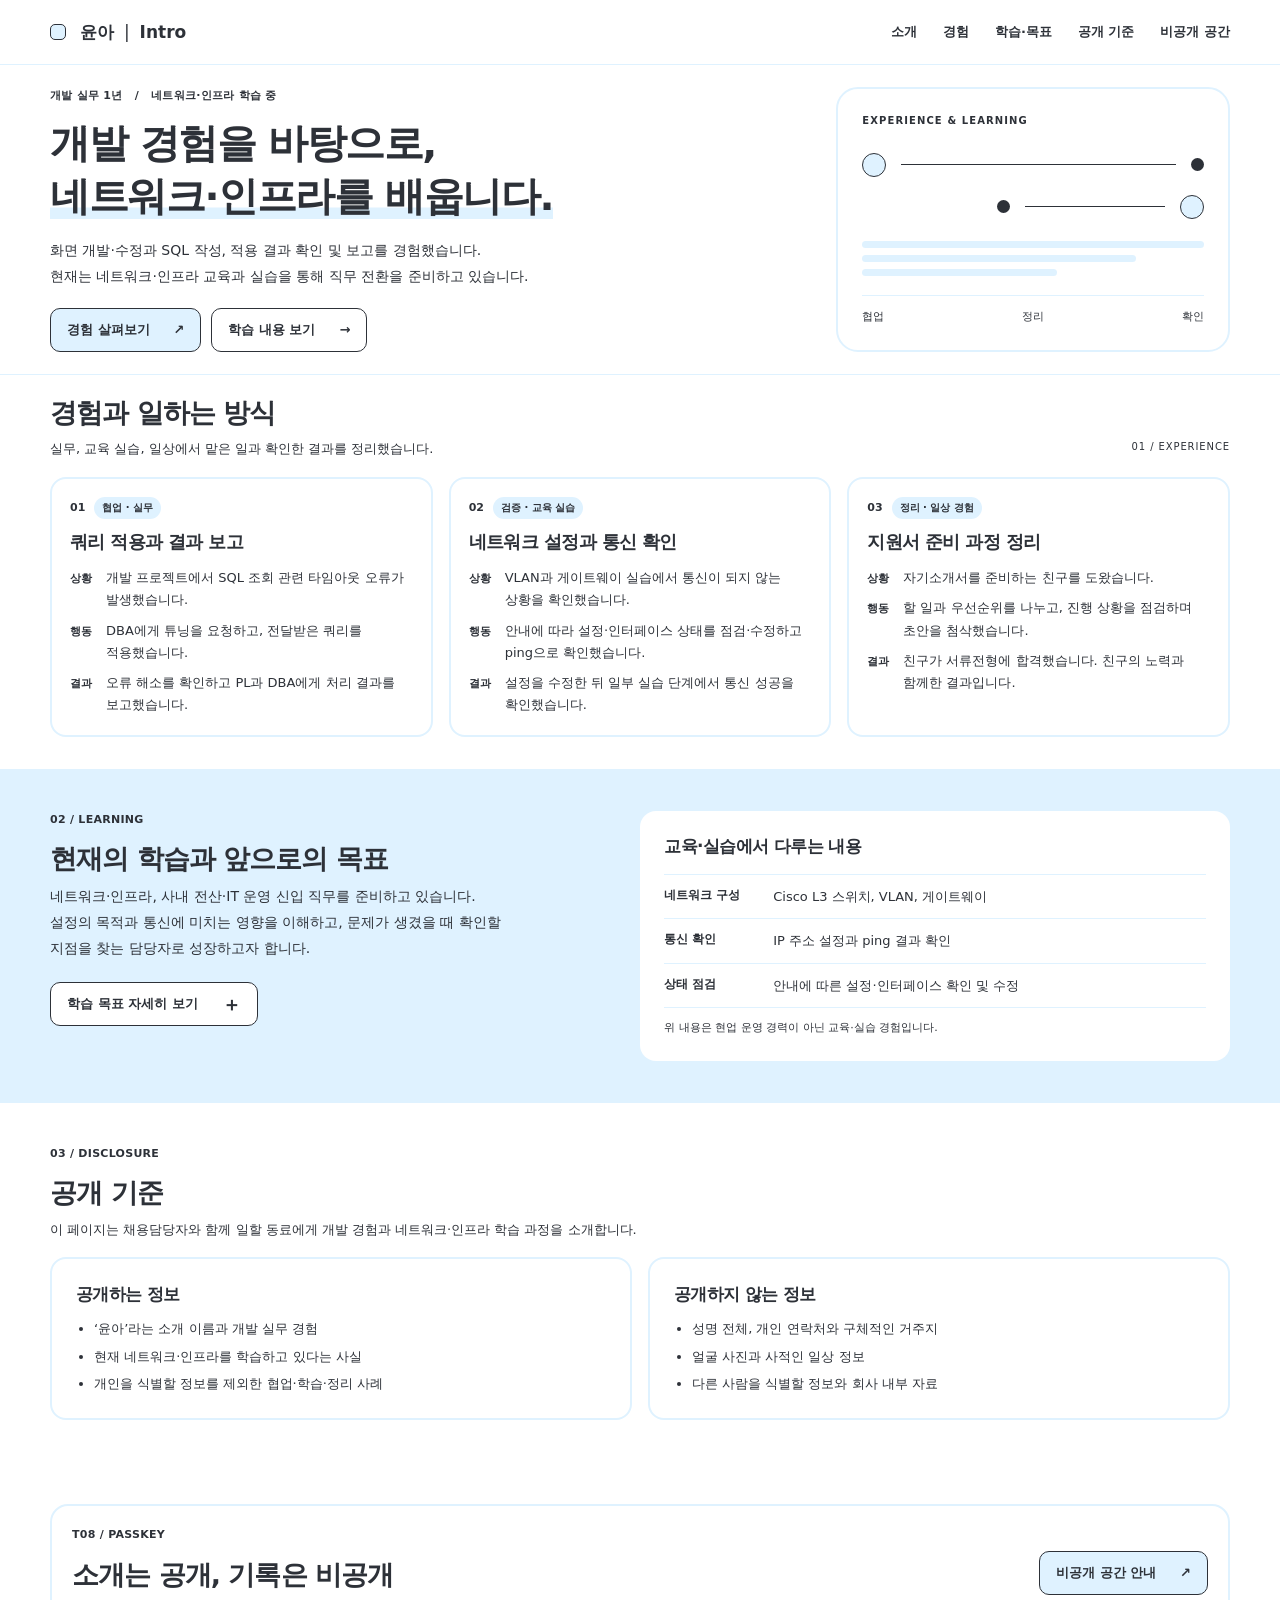
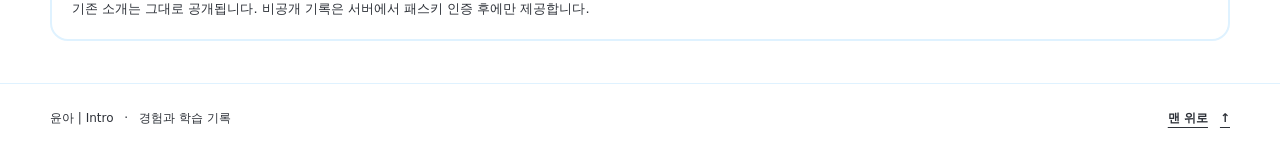
<file: index.html>
<!doctype html>
<html lang="ko">
<head>
  <meta charset="utf-8">
  <meta name="viewport" content="width=device-width, initial-scale=1">
  <meta name="description" content="개발 실무 1년의 경험을 바탕으로 네트워크·인프라 직무 전환을 준비하는 윤아의 소개 페이지입니다.">
  <meta name="color-scheme" content="light">
  <title>윤아 | Intro</title>
  <link rel="icon" href="data:,">
  <link rel="stylesheet" href="styles.css">
  <script src="script.js" defer></script>
</head>
<body>
  <a class="skip-link" href="#main">본문 바로가기</a>
  <header class="site-header">
    <div class="shell header-inner">
      <a class="brand" href="#top" aria-label="윤아 | Intro — 맨 위로">
        <span class="brand-mark" aria-hidden="true"></span>
        <span class="brand-text">윤아 <span class="brand-divider">|</span> Intro</span>
      </a>
      <nav aria-label="주요 메뉴">
        <ul class="nav-list">
          <li><a href="#about">소개</a></li>
          <li><a href="#stories">경험</a></li>
          <li><a href="#try-it">학습·목표</a></li>
          <li><a href="#disclosure">공개 기준</a></li>
          <li><a href="t08/">비공개 공간</a></li>
        </ul>
      </nav>
    </div>
  </header>

  <main id="main" tabindex="-1">
    <section class="hero" id="top" aria-labelledby="hero-title">
      <div class="shell hero-grid">
        <div class="hero-copy" id="about">
          <p class="eyebrow">개발 실무 1년 <span aria-hidden="true">/</span> 네트워크·인프라 학습 중</p>
          <h1 id="hero-title">개발 경험을 바탕으로,<br><span class="accent-text">네트워크·인프라를 배웁니다.</span></h1>
          <p class="hero-description">화면 개발·수정과 SQL 작성, 적용 결과 확인 및 보고를 경험했습니다.<br class="desktop-break"> 현재는 네트워크·인프라 교육과 실습을 통해 직무 전환을 준비하고 있습니다.</p>
          <div class="hero-actions">
            <a class="action-link primary-link" href="#stories">경험 살펴보기 <span aria-hidden="true">↗</span></a>
            <a class="action-link secondary-link" href="#try-it">학습 내용 보기 <span aria-hidden="true">→</span></a>
          </div>
        </div>

        <!-- 인물 사진이나 외부 이미지가 아닌, CSS로 표현한 장식용 연결 도형입니다. -->
        <div class="hero-visual" aria-hidden="true">
          <div class="visual-card visual-card-large">
            <p class="visual-label">EXPERIENCE &amp; LEARNING</p>
            <div class="node-row">
              <span class="node node-large"></span><span class="line"></span><span class="node"></span>
            </div>
            <div class="node-row align-end">
              <span class="node"></span><span class="line short"></span><span class="node node-large"></span>
            </div>
            <div class="mini-bars"><span></span><span></span><span></span></div>
            <div class="visual-caption"><span>협업</span><span>정리</span><span>확인</span></div>
          </div>
        </div>
      </div>
    </section>

    <section class="stories section-space" id="stories" aria-labelledby="stories-title">
      <div class="shell">
        <div class="section-heading">
          <div>
            <h2 id="stories-title">경험과 일하는 방식</h2>
            <p class="section-lead">실무, 교육 실습, 일상에서 맡은 일과 확인한 결과를 정리했습니다.</p>
          </div>
          <p class="section-index" aria-hidden="true">01 / EXPERIENCE</p>
        </div>
        <div class="story-grid">
          <article class="story-card" id="work-experience">
            <p class="story-number">01 <span class="story-tag">협업 · 실무</span></p>
            <h3>쿼리 적용과 결과 보고</h3>
            <dl class="story-evidence">
              <div><dt>상황</dt><dd>개발 프로젝트에서 SQL 조회 관련 타임아웃 오류가 발생했습니다.</dd></div>
              <div><dt>행동</dt><dd>DBA에게 튜닝을 요청하고, 전달받은 쿼리를 적용했습니다.</dd></div>
              <div><dt>결과</dt><dd>오류 해소를 확인하고 PL과 DBA에게 처리 결과를 보고했습니다.</dd></div>
            </dl>
          </article>
          <article class="story-card" id="learning-experience">
            <p class="story-number">02 <span class="story-tag">검증 · 교육 실습</span></p>
            <h3>네트워크 설정과 통신 확인</h3>
            <dl class="story-evidence">
              <div><dt>상황</dt><dd>VLAN과 게이트웨이 실습에서 통신이 되지 않는 상황을 확인했습니다.</dd></div>
              <div><dt>행동</dt><dd>안내에 따라 설정·인터페이스 상태를 점검·수정하고 ping으로 확인했습니다.</dd></div>
              <div><dt>결과</dt><dd>설정을 수정한 뒤 일부 실습 단계에서 통신 성공을 확인했습니다.</dd></div>
            </dl>
          </article>
          <article class="story-card" id="planning-experience">
            <p class="story-number">03 <span class="story-tag">정리 · 일상 경험</span></p>
            <h3>지원서 준비 과정 정리</h3>
            <dl class="story-evidence">
              <div><dt>상황</dt><dd>자기소개서를 준비하는 친구를 도왔습니다.</dd></div>
              <div><dt>행동</dt><dd>할 일과 우선순위를 나누고, 진행 상황을 점검하며 초안을 첨삭했습니다.</dd></div>
              <div><dt>결과</dt><dd>친구가 서류전형에 합격했습니다. 친구의 노력과 함께한 결과입니다.</dd></div>
            </dl>
          </article>
        </div>
      </div>
    </section>

    <section class="try-section section-space" id="try-it" aria-labelledby="try-title">
      <div class="shell try-layout">
        <div class="try-heading">
          <p class="eyebrow">02 / LEARNING</p>
          <h2 id="try-title">현재의 학습과 앞으로의 목표</h2>
          <p>네트워크·인프라, 사내 전산·IT 운영 신입 직무를 준비하고 있습니다. 설정의 목적과 통신에 미치는 영향을 이해하고, 문제가 생겼을 때 확인할 지점을 찾는 담당자로 성장하고자 합니다.</p>
          <button class="toggle-button" id="evidence-toggle" type="button" aria-expanded="false" aria-controls="more-evidence">
            <span class="toggle-label">학습 목표 자세히 보기</span><span class="toggle-icon" aria-hidden="true">＋</span>
          </button>
        </div>
        <div class="try-card">
          <h3 class="card-heading">교육·실습에서 다루는 내용</h3>
          <dl class="learning-list">
            <div><dt>네트워크 구성</dt><dd>Cisco L3 스위치, VLAN, 게이트웨이</dd></div>
            <div><dt>통신 확인</dt><dd>IP 주소 설정과 ping 결과 확인</dd></div>
            <div><dt>상태 점검</dt><dd>안내에 따른 설정·인터페이스 확인 및 수정</dd></div>
          </dl>
          <p class="scope-note">위 내용은 현업 운영 경력이 아닌 교육·실습 경험입니다.</p>
          <div id="more-evidence" class="expanded-evidence" hidden>
            <h3>앞으로 익히고 싶은 역량</h3>
            <ul>
              <li>설정 명령어의 목적과 통신 흐름을 설명할 수 있도록 익히겠습니다.</li>
              <li>통신이 되지 않을 때 IP 설정과 인터페이스 상태 등 확인할 지점을 찾는 연습을 이어가겠습니다.</li>
              <li>안내를 받아 수행한 실습을 다시 해 보며 스스로 구성하고 검증할 수 있는 범위를 넓히겠습니다.</li>
            </ul>
          </div>
          <noscript><p class="noscript-note">상세 목표를 펼치려면 브라우저에서 JavaScript를 허용해 주세요. 소개와 경험은 그대로 읽을 수 있습니다.</p></noscript>
        </div>
      </div>
    </section>

    <section class="disclosure-section section-space" id="disclosure" aria-labelledby="disclosure-title">
      <div class="shell">
        <div class="section-heading">
          <div>
            <p class="eyebrow">03 / DISCLOSURE</p>
            <h2 id="disclosure-title">공개 기준</h2>
            <p class="section-lead">이 페이지는 채용담당자와 함께 일할 동료에게 개발 경험과 네트워크·인프라 학습 과정을 소개합니다.</p>
          </div>
        </div>
        <div class="privacy-grid">
          <article class="privacy-card">
            <h3>공개하는 정보</h3>
            <ul>
              <li>‘윤아’라는 소개 이름과 개발 실무 경험</li>
              <li>현재 네트워크·인프라를 학습하고 있다는 사실</li>
              <li>개인을 식별할 정보를 제외한 협업·학습·정리 사례</li>
            </ul>
          </article>
          <article class="privacy-card">
            <h3>공개하지 않는 정보</h3>
            <ul>
              <li>성명 전체, 개인 연락처와 구체적인 거주지</li>
              <li>얼굴 사진과 사적인 일상 정보</li>
              <li>다른 사람을 식별할 정보와 회사 내부 자료</li>
            </ul>
          </article>
        </div>
      </div>
    </section>
    <!-- T08 private entry: public navigation only; no secret data here. -->
    <section id="private-space" class="section-space" aria-labelledby="private-space-title">
      <div class="shell t08-intro">
        <div>
          <p class="eyebrow">T08 / PASSKEY</p>
          <h2 id="private-space-title">소개는 공개, 기록은 비공개</h2>
          <p>기존 소개는 그대로 공개됩니다. 비공개 기록은 서버에서 패스키 인증 후에만 제공합니다.</p>
        </div>
        <a class="action-link primary-link" href="t08/">비공개 공간 안내 <span aria-hidden="true">↗</span></a>
      </div>
    </section>
  </main>
  <footer class="site-footer">
    <div class="shell footer-inner">
      <p>윤아 | Intro <span aria-hidden="true">·</span> 경험과 학습 기록</p>
      <a href="#top">맨 위로 <span aria-hidden="true">↑</span></a>
    </div>
  </footer>
</body>
</html>
</file>
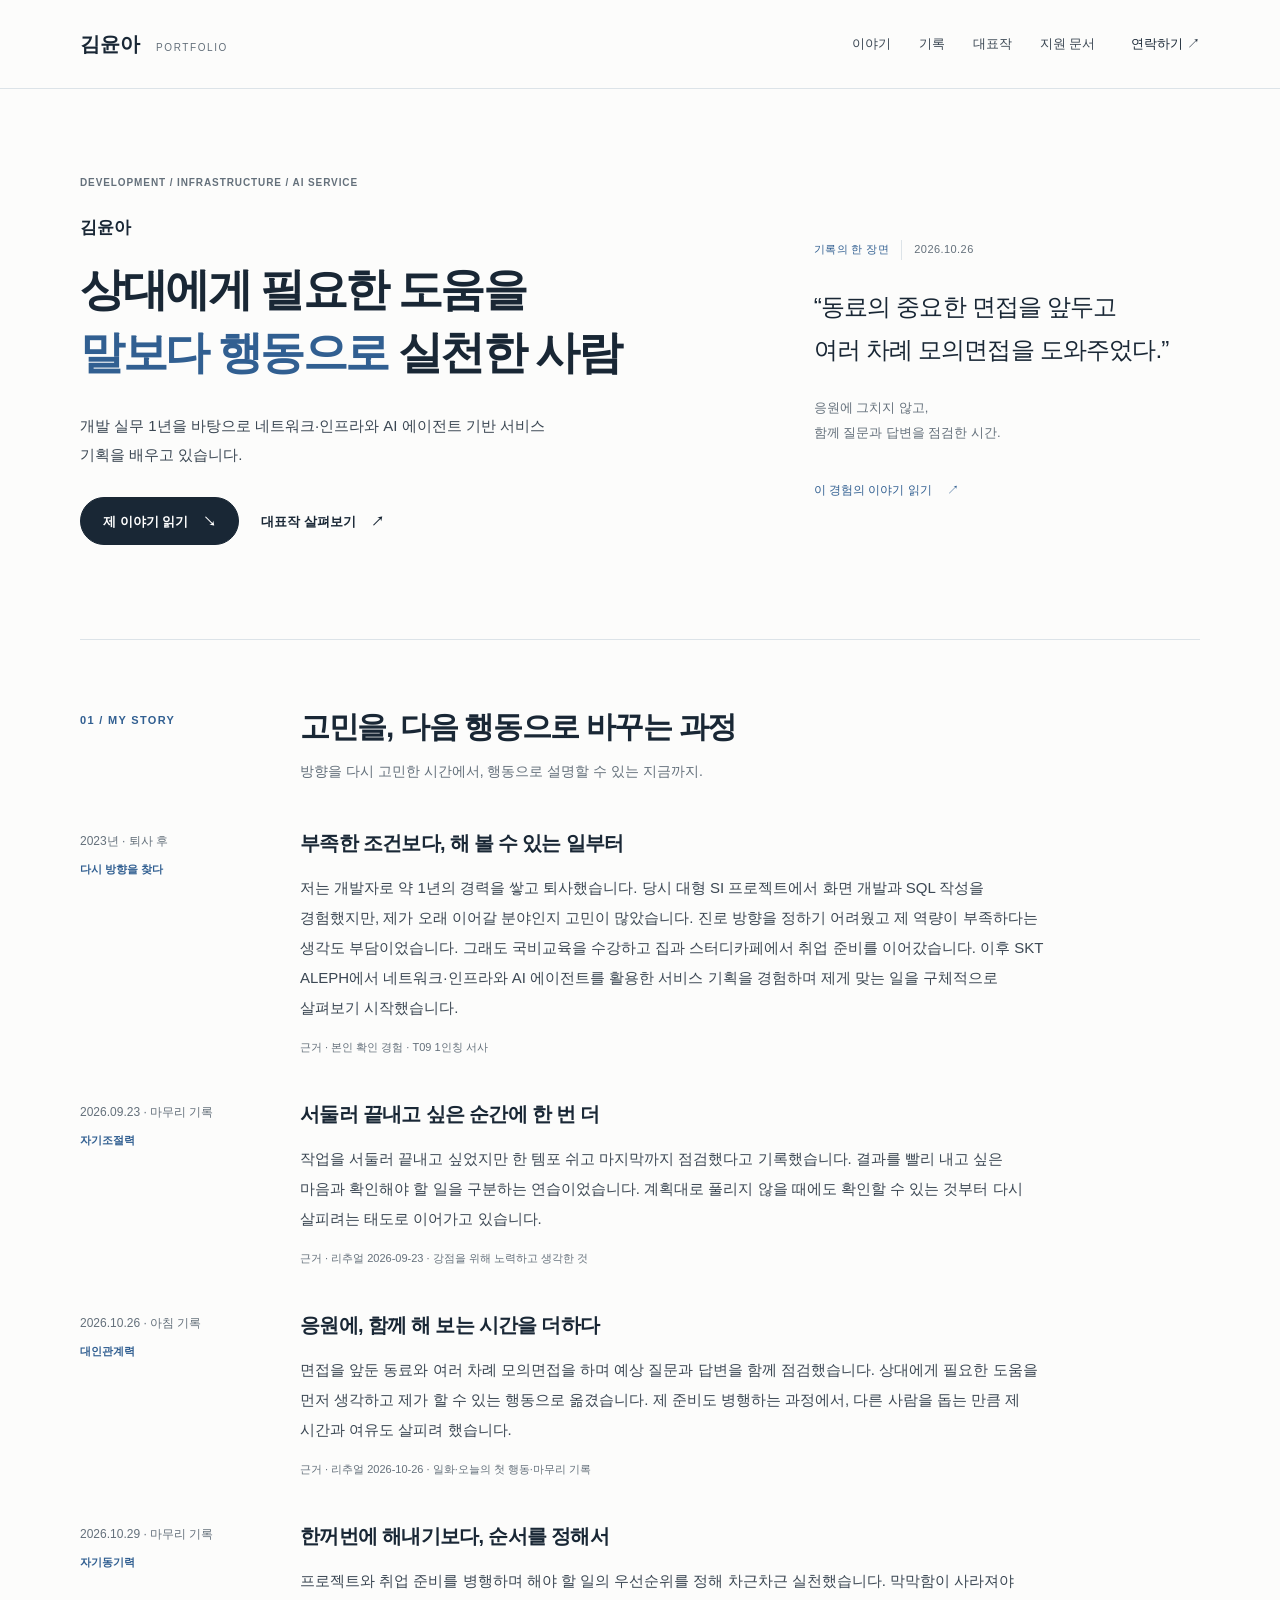
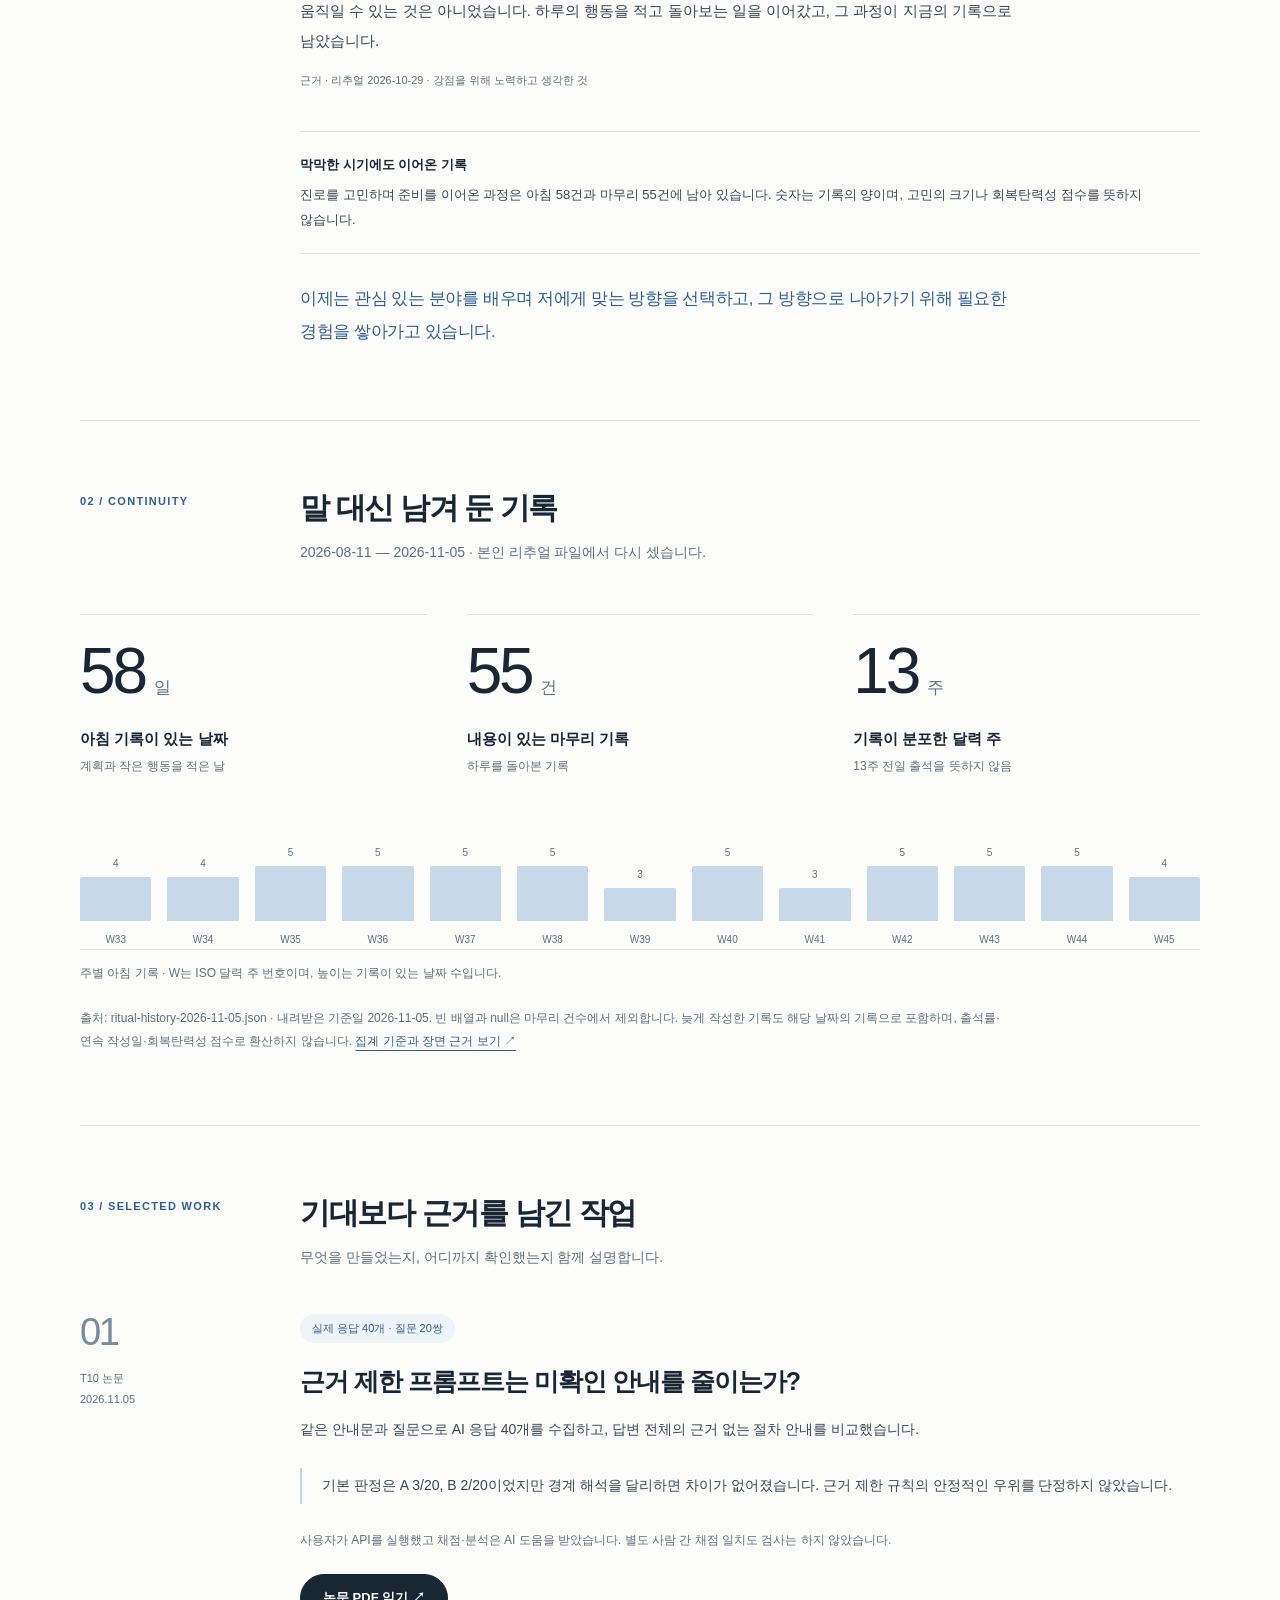
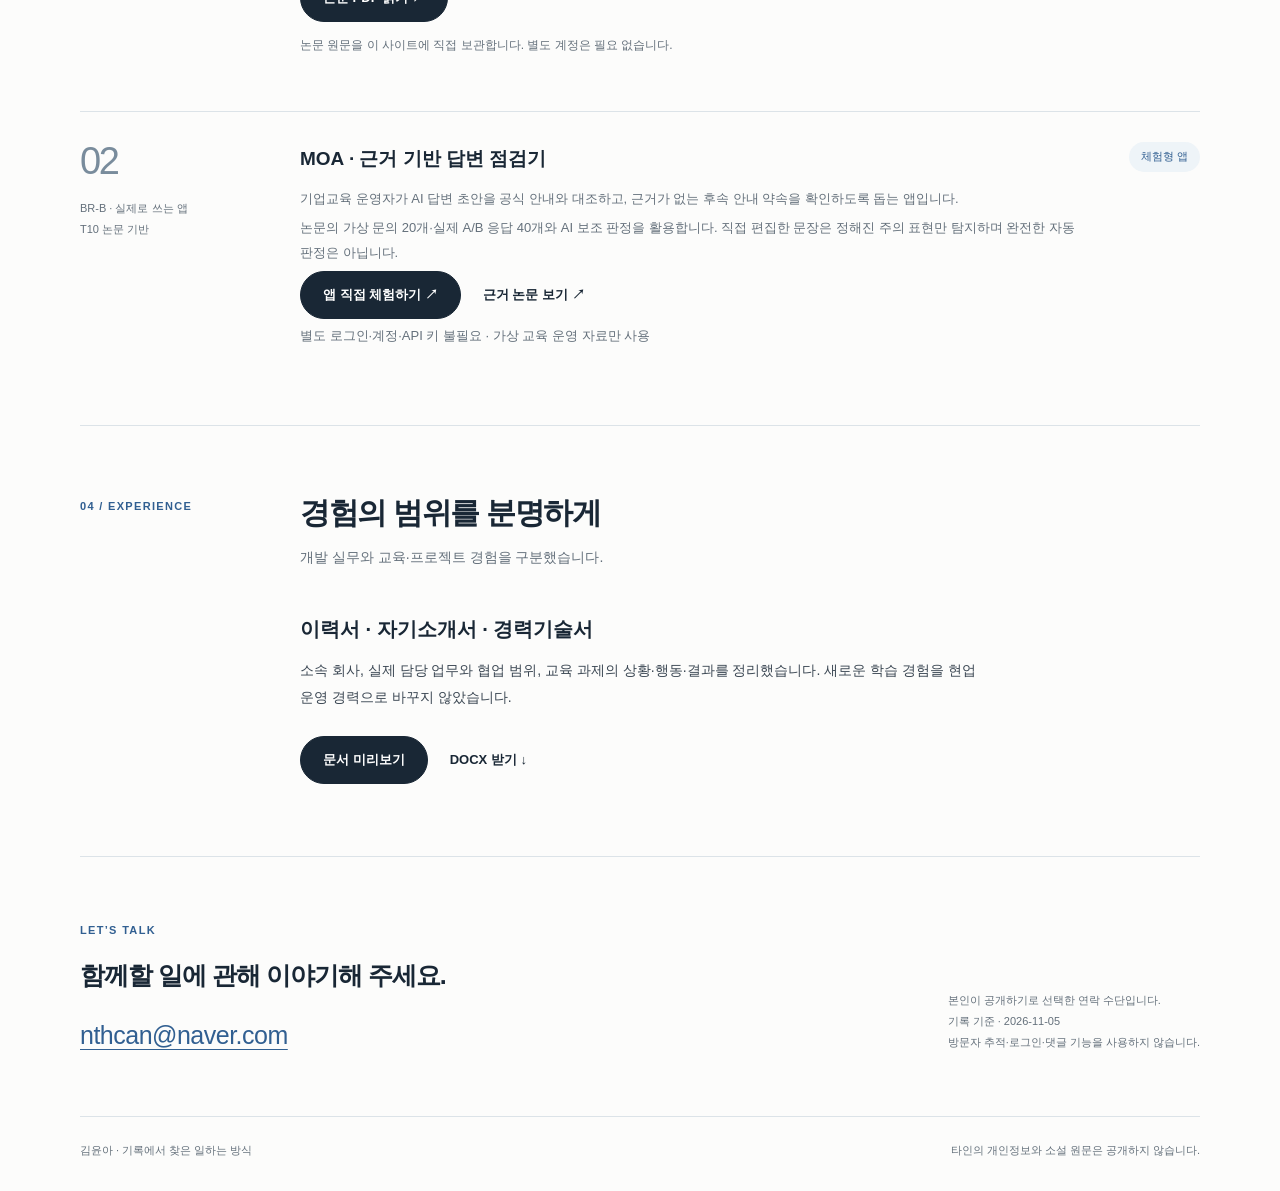
<file: bra/index.html>
<!doctype html>
<html lang="ko"><head><meta charset="utf-8"><meta name="viewport" content="width=device-width,initial-scale=1"><meta name="color-scheme" content="light"><meta name="description" content="김윤아의 경험과 기록, AI 서비스 품질 연구를 소개합니다."><title>김윤아 | 상대에게 필요한 도움을 말보다 행동으로 실천한 사람</title><link rel="icon" href="data:,"><link rel="stylesheet" href="style.css"></head><body><a class="skip" href="#main">본문 바로가기</a><header class="topbar"><div class="wrap nav"><a class="brand" href="index.html">김윤아<small>PORTFOLIO</small></a><nav class="links" aria-label="주요 메뉴"><a href="index.html#story">이야기</a><a href="index.html#numbers">기록</a><a href="index.html#works">대표작</a><a href="index.html#documents">지원 문서</a><a class="nav-contact" href="index.html#contact">연락하기 <span aria-hidden="true">↗</span></a></nav></div></header><main id="main" class="wrap"><section class="hero" aria-labelledby="hero-title"><div class="hero-copy"><p class="eyebrow">DEVELOPMENT / INFRASTRUCTURE / AI SERVICE</p><p class="name">김윤아</p><h1 id="hero-title">상대에게 필요한 도움을 <em>말보다 행동으로</em> <span class="keep">실천한 사람</span></h1><p class="intro">개발 실무 1년을 바탕으로 네트워크·인프라와 AI 에이전트 기반 서비스 기획을 배우고 있습니다.</p><div class="actions"><a class="button primary" href="#story">제 이야기 읽기 <span aria-hidden="true">↘</span></a><a class="button quiet" href="#works">대표작 살펴보기 <span aria-hidden="true">↗</span></a></div></div><aside class="record-excerpt" aria-label="선택한 기록"><p class="excerpt-label"><span>기록의 한 장면</span><time datetime="2026-10-26">2026.10.26</time></p><blockquote>“동료의 중요한 면접을 앞두고 <span class="phrase">여러 차례</span> 모의면접을 도와주었다.”</blockquote><p class="excerpt-caption">응원에 그치지 않고,<br>함께 질문과 답변을 점검한 시간.</p><a class="text-link" href="#relationships">이 경험의 이야기 읽기 <span aria-hidden="true">↗</span></a></aside></section>
<section class="block" id="story"><div class="section-head"><p class="eyebrow">01 / MY STORY</p><div><h2>고민을, 다음 행동으로 바꾸는 과정</h2><p>방향을 다시 고민한 시간에서, 행동으로 설명할 수 있는 지금까지.</p></div></div><article class="story-item" id="beginning"><div class="dateline">2023년 · 퇴사 후<span class="skill">다시 방향을 찾다</span></div><div><h3>부족한 조건보다, 해 볼 수 있는 일부터</h3><p>저는 개발자로 약 1년의 경력을 쌓고 퇴사했습니다. 당시 대형 SI 프로젝트에서 화면 개발과 SQL 작성을 경험했지만, 제가 오래 이어갈 분야인지 고민이 많았습니다. 진로 방향을 정하기 어려웠고 제 역량이 부족하다는 생각도 부담이었습니다. 그래도 국비교육을 수강하고 집과 스터디카페에서 취업 준비를 이어갔습니다. 이후 SKT ALEPH에서 네트워크·인프라와 AI 에이전트를 활용한 서비스 기획을 경험하며 제게 맞는 일을 구체적으로 살펴보기 시작했습니다.</p><p class="source">근거 · 본인 확인 경험 · T09 1인칭 서사</p></div></article><article class="story-item" id="regulation"><div class="dateline">2026.09.23 · 마무리 기록<span class="skill">자기조절력</span></div><div><h3>서둘러 끝내고 싶은 순간에 한 번 더</h3><p>작업을 서둘러 끝내고 싶었지만 한 템포 쉬고 마지막까지 점검했다고 기록했습니다. 결과를 빨리 내고 싶은 마음과 확인해야 할 일을 구분하는 연습이었습니다. 계획대로 풀리지 않을 때에도 확인할 수 있는 것부터 다시 살피려는 태도로 이어가고 있습니다.</p><p class="source">근거 · 리추얼 2026-09-23 · 강점을 위해 노력하고 생각한 것</p></div></article><article class="story-item" id="relationships"><div class="dateline">2026.10.26 · 아침 기록<span class="skill">대인관계력</span></div><div><h3>응원에, 함께 해 보는 시간을 더하다</h3><p>면접을 앞둔 동료와 여러 차례 모의면접을 하며 예상 질문과 답변을 함께 점검했습니다. 상대에게 필요한 도움을 먼저 생각하고 제가 할 수 있는 행동으로 옮겼습니다. 제 준비도 병행하는 과정에서, 다른 사람을 돕는 만큼 제 시간과 여유도 살피려 했습니다.</p><p class="source">근거 · 리추얼 2026-10-26 · 일화·오늘의 첫 행동·마무리 기록</p></div></article><article class="story-item" id="motivation"><div class="dateline">2026.10.29 · 마무리 기록<span class="skill">자기동기력</span></div><div><h3>한꺼번에 해내기보다, 순서를 정해서</h3><p>프로젝트와 취업 준비를 병행하며 해야 할 일의 우선순위를 정해 차근차근 실천했습니다. 막막함이 사라져야 움직일 수 있는 것은 아니었습니다. 하루의 행동을 적고 돌아보는 일을 이어갔고, 그 과정이 지금의 기록으로 남았습니다.</p><p class="source">근거 · 리추얼 2026-10-29 · 강점을 위해 노력하고 생각한 것</p></div></article><div class="pair-note"><strong>막막한 시기에도 이어온 기록</strong><br>진로를 고민하며 준비를 이어온 과정은 아침 58건과 마무리 55건에 남아 있습니다. 숫자는 기록의 양이며, 고민의 크기나 회복탄력성 점수를 뜻하지 않습니다.</div><p class="ending">이제는 관심 있는 분야를 배우며 저에게 맞는 방향을 선택하고, 그 방향으로 나아가기 위해 필요한 경험을 쌓아가고 있습니다.</p></section>
<section class="block" id="numbers"><div class="section-head"><p class="eyebrow">02 / CONTINUITY</p><div><h2>말 대신 남겨 둔 기록</h2><p>2026-08-11 — 2026-11-05 · 본인 리추얼 파일에서 다시 셌습니다.</p></div></div><div class="numbers"><article class="number"><b>58<span>일</span></b><h3>아침 기록이 있는 날짜</h3><p>계획과 작은 행동을 적은 날</p></article><article class="number"><b>55<span>건</span></b><h3>내용이 있는 마무리 기록</h3><p>하루를 돌아본 기록</p></article><article class="number"><b>13<span>주</span></b><h3>기록이 분포한 달력 주</h3><p>13주 전일 출석을 뜻하지 않음</p></article></div><div class="weeks" role="img" aria-label="ISO 달력 주별 아침 기록 건수"><div class="week"><span>4</span><div class="week-bar" style="height:44px"></div><span>W33</span></div><div class="week"><span>4</span><div class="week-bar" style="height:44px"></div><span>W34</span></div><div class="week"><span>5</span><div class="week-bar" style="height:55px"></div><span>W35</span></div><div class="week"><span>5</span><div class="week-bar" style="height:55px"></div><span>W36</span></div><div class="week"><span>5</span><div class="week-bar" style="height:55px"></div><span>W37</span></div><div class="week"><span>5</span><div class="week-bar" style="height:55px"></div><span>W38</span></div><div class="week"><span>3</span><div class="week-bar" style="height:33px"></div><span>W39</span></div><div class="week"><span>5</span><div class="week-bar" style="height:55px"></div><span>W40</span></div><div class="week"><span>3</span><div class="week-bar" style="height:33px"></div><span>W41</span></div><div class="week"><span>5</span><div class="week-bar" style="height:55px"></div><span>W42</span></div><div class="week"><span>5</span><div class="week-bar" style="height:55px"></div><span>W43</span></div><div class="week"><span>5</span><div class="week-bar" style="height:55px"></div><span>W44</span></div><div class="week"><span>4</span><div class="week-bar" style="height:44px"></div><span>W45</span></div></div><p class="small">주별 아침 기록 · W는 ISO 달력 주 번호이며, 높이는 기록이 있는 날짜 수입니다.</p><div class="stats-note">출처: ritual-history-2026-11-05.json · 내려받은 기준일 2026-11-05. 빈 배열과 null은 마무리 건수에서 제외합니다. 늦게 작성한 기록도 해당 날짜의 기록으로 포함하며, 출석률·연속 작성일·회복탄력성 점수로 환산하지 않습니다. <a href="evidence.html">집계 기준과 장면 근거 보기 ↗</a></div></section>
<section class="block" id="works"><div class="section-head"><p class="eyebrow">03 / SELECTED WORK</p><div><h2>기대보다 근거를 남긴 작업</h2><p>무엇을 만들었는지, 어디까지 확인했는지 함께 설명합니다.</p></div></div><article class="paper"><div class="work-index"><span class="work-number">01</span><p>T10 논문<br><time datetime="2026-11-05">2026.11.05</time></p></div><div class="work-detail"><span class="badge">실제 응답 40개 · 질문 20쌍</span><h3>근거 제한 프롬프트는 미확인 안내를 줄이는가?</h3><p>같은 안내문과 질문으로 AI 응답 40개를 수집하고, 답변 전체의 근거 없는 절차 안내를 비교했습니다.</p><p class="paper-result">기본 판정은 A 3/20, B 2/20이었지만 경계 해석을 달리하면 차이가 없어졌습니다. 근거 제한 규칙의 안정적인 우위를 단정하지 않았습니다.</p><p class="scope">사용자가 API를 실행했고 채점·분석은 AI 도움을 받았습니다. 별도 사람 간 채점 일치도 검사는 하지 않았습니다.</p><a class="button primary" href="assets/T10_논문.pdf">논문 PDF 읽기 ↗</a><p class="small">논문 원문을 이 사이트에 직접 보관합니다. 별도 계정은 필요 없습니다.</p></div></article><article class="future"><div class="work-index"><span class="work-number">02</span><p>BR-B · 실제로 쓰는 앱<br><time datetime="2026-11-05">T10 논문 기반</time></p></div><div class="future-detail"><h3>MOA · 근거 기반 답변 점검기</h3><p>기업교육 운영자가 AI 답변 초안을 공식 안내와 대조하고, 근거가 없는 후속 안내 약속을 확인하도록 돕는 앱입니다.</p><p>논문의 가상 문의 20개·실제 A/B 응답 40개와 AI 보조 판정을 활용합니다. 직접 편집한 문장은 정해진 주의 표현만 탐지하며 완전한 자동 판정은 아닙니다.</p><div class="actions"><a class="button primary" href="app/index.html">앱 직접 체험하기 ↗</a><a class="button quiet" href="assets/T10_논문.pdf">근거 논문 보기 ↗</a></div><p class="small">별도 로그인·계정·API 키 불필요 · 가상 교육 운영 자료만 사용</p></div><span class="badge">체험형 앱</span></article></section>
<section class="block" id="documents"><div class="section-head"><p class="eyebrow">04 / EXPERIENCE</p><div><h2>경험의 범위를 분명하게</h2><p>개발 실무와 교육·프로젝트 경험을 구분했습니다.</p></div></div><div class="documents"><div><h3>이력서 · 자기소개서 · 경력기술서</h3><p>소속 회사, 실제 담당 업무와 협업 범위, 교육 과제의 상황·행동·결과를 정리했습니다. 새로운 학습 경험을 현업 운영 경력으로 바꾸지 않았습니다.</p></div><div class="actions"><a class="button primary" href="documents.html">문서 미리보기</a><a class="button quiet" href="assets/BRA_김윤아_지원문서.docx" download>DOCX 받기 ↓</a></div></div></section>
<section class="contact" id="contact"><div><p class="eyebrow">LET’S TALK</p><h2>함께할 일에 관해 이야기해 주세요.</h2><a href="mailto:nthcan@naver.com">nthcan@naver.com</a></div><p>본인이 공개하기로 선택한 연락 수단입니다.<br>기록 기준 · 2026-11-05<br>방문자 추적·로그인·댓글 기능을 사용하지 않습니다.</p></section></main><footer class="wrap footer"><span>김윤아 · 기록에서 찾은 일하는 방식</span><span>타인의 개인정보와 소설 원문은 공개하지 않습니다.</span></footer></body></html>
</file>
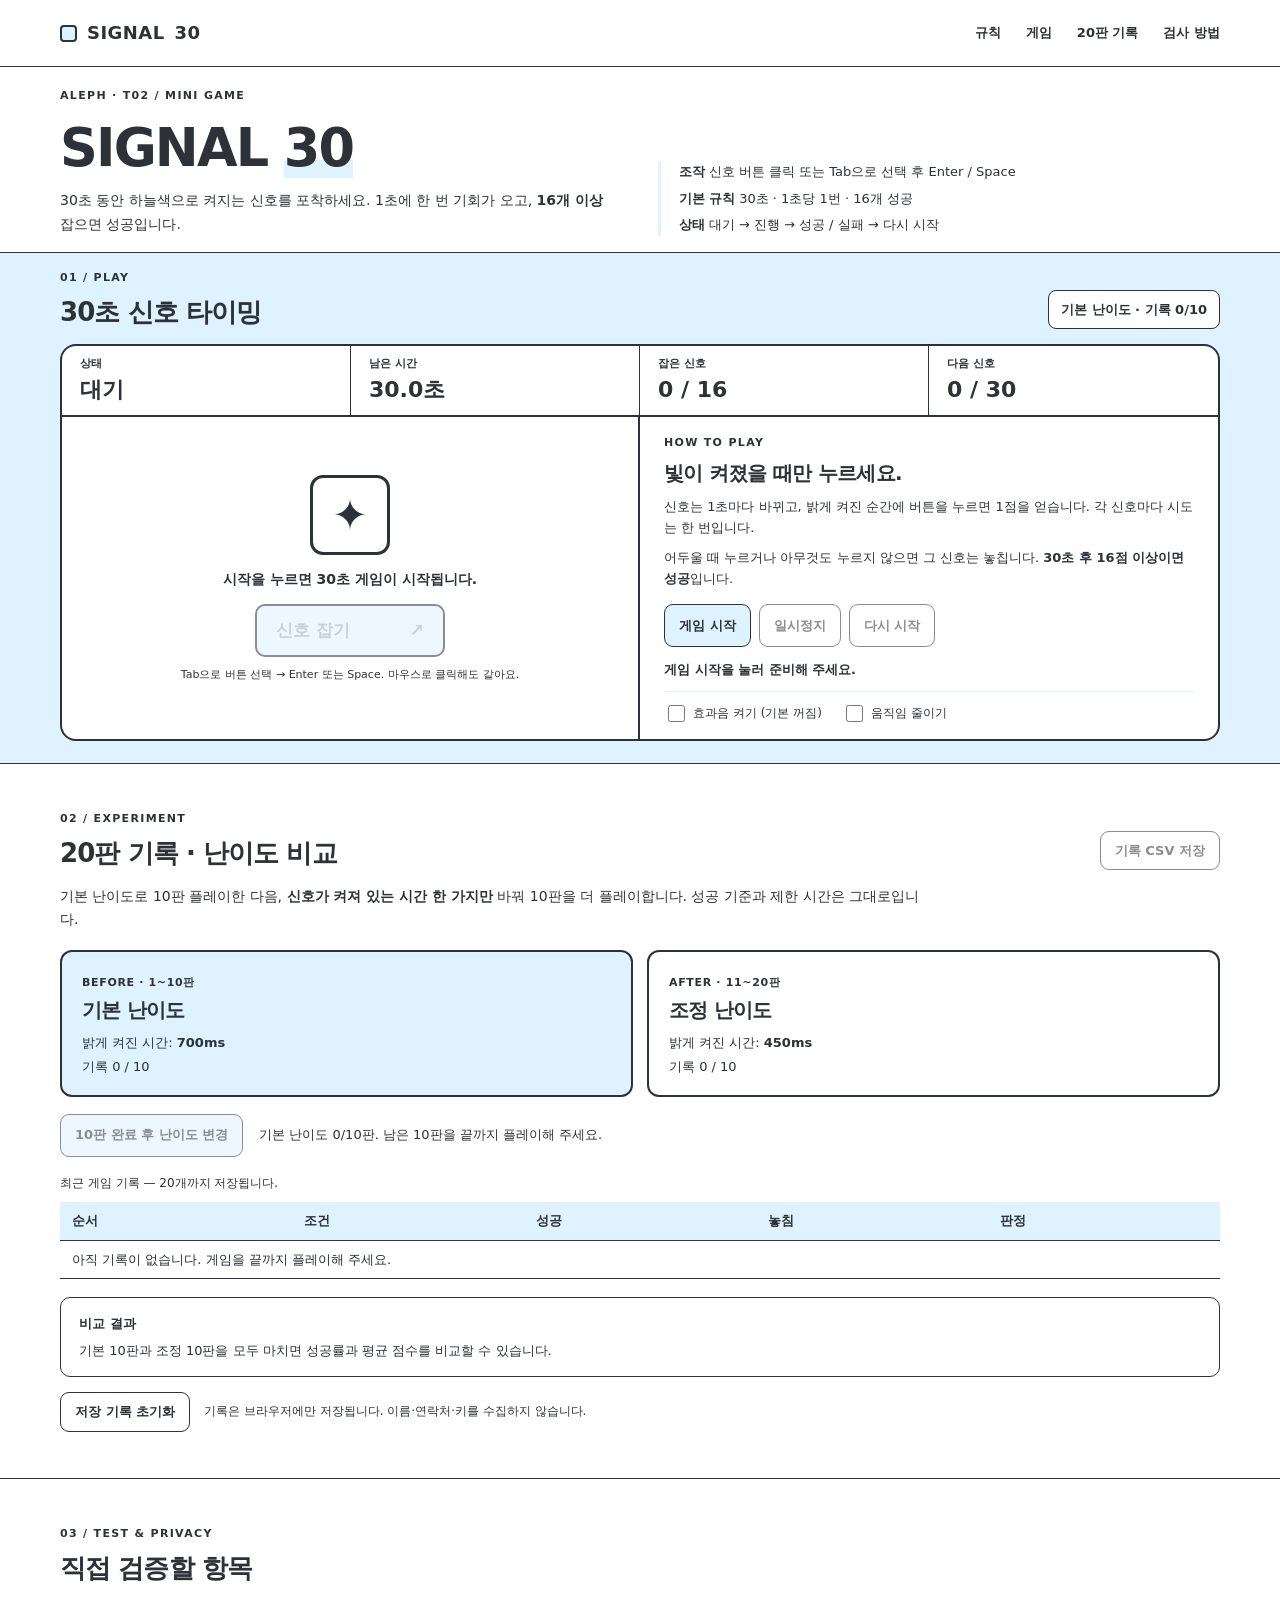
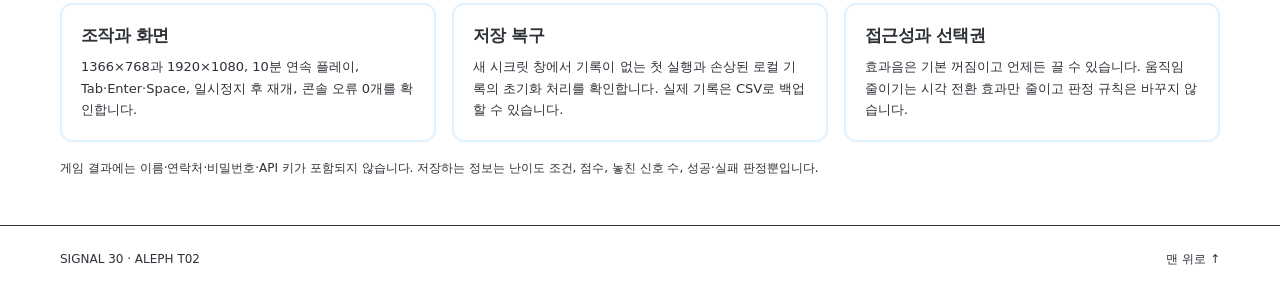
<file: t02/index.html>
<!doctype html>
<html lang="ko">
<head>
  <meta charset="utf-8">
  <meta name="viewport" content="width=device-width, initial-scale=1">
  <meta name="color-scheme" content="light">
  <meta name="description" content="30초 신호 타이밍 미니게임 — 마우스·키보드로 플레이하고, 난이도를 한 가지 값으로 비교합니다.">
  <title>SIGNAL 30 | 윤아의 미니게임</title>
  <link rel="icon" href="data:,">
  <link rel="stylesheet" href="styles.css">
  <script src="script.js" defer></script>
</head>
<body>
  <a href="#game" class="skip-link">게임으로 바로가기</a>
  <header class="site-header">
    <div class="shell header-inner">
      <a class="brand" href="#top"><span class="brand-mark" aria-hidden="true"></span> SIGNAL <b>30</b></a>
      <nav aria-label="페이지 탐색">
        <a href="#rules">규칙</a><a href="#game">게임</a><a href="#results">20판 기록</a><a href="#checks">검사 방법</a>
      </nav>
    </div>
  </header>
  <main id="top">
    <section class="intro shell" aria-labelledby="page-title">
      <div>
        <p class="eyebrow">ALEPH · T02 / MINI GAME</p>
        <h1 id="page-title">SIGNAL <span class="highlight">30</span></h1>
        <p class="intro-copy">30초 동안 하늘색으로 켜지는 신호를 포착하세요. 1초에 한 번 기회가 오고, <strong>16개 이상</strong> 잡으면 성공입니다.</p>
      </div>
      <div class="intro-side" id="rules">
        <p><strong>조작</strong> 신호 버튼 클릭 또는 Tab으로 선택 후 Enter / Space</p>
        <p><strong>기본 규칙</strong> 30초 · 1초당 1번 · 16개 성공</p>
        <p><strong>상태</strong> 대기 → 진행 → 성공 / 실패 → 다시 시작</p>
      </div>
    </section>

    <section class="game-section" id="game" aria-labelledby="game-title">
      <div class="shell">
        <div class="section-head">
          <div><p class="eyebrow">01 / PLAY</p><h2 id="game-title">30초 신호 타이밍</h2></div>
          <div class="round-badge" id="round-status">기본 난이도 · 기록 0/10</div>
        </div>
        <div class="game-board" id="game-board">
          <div class="stats-grid" aria-label="게임 현황">
            <div class="stat"><span>상태</span><strong id="game-state">대기</strong></div>
            <div class="stat"><span>남은 시간</span><strong id="time-remaining" aria-label="남은 시간">30.0초</strong></div>
            <div class="stat"><span>잡은 신호</span><strong id="score">0 / 16</strong></div>
            <div class="stat"><span>다음 신호</span><strong id="signal-index">0 / 30</strong></div>
          </div>

          <div class="play-zone">
            <div class="signal-card" id="signal-card">
              <div class="signal-led" id="signal-led" aria-hidden="true"><span class="signal-glyph">✦</span></div>
              <p class="signal-caption" id="signal-caption">시작을 누르면 30초 게임이 시작됩니다.</p>
              <button type="button" id="catch-button" class="catch-button" disabled>신호 잡기 <span aria-hidden="true">↗</span></button>
              <p class="control-note">Tab으로 버튼 선택 → Enter 또는 Space. 마우스로 클릭해도 같아요.</p>
            </div>
            <div class="action-panel">
              <p class="eyebrow">HOW TO PLAY</p>
              <h3>빛이 켜졌을 때만 누르세요.</h3>
              <p>신호는 1초마다 바뀌고, 밝게 켜진 순간에 버튼을 누르면 1점을 얻습니다. 각 신호마다 시도는 한 번입니다.</p>
              <p>어두울 때 누르거나 아무것도 누르지 않으면 그 신호는 놓칩니다. <strong>30초 후 16점 이상이면 성공</strong>입니다.</p>
              <div class="action-buttons">
                <button type="button" id="start-button" class="button button-main">게임 시작</button>
                <button type="button" id="pause-button" class="button button-outline" disabled>일시정지</button>
                <button type="button" id="restart-button" class="button button-outline" disabled>다시 시작</button>
              </div>
              <p class="feedback" id="feedback" role="status" aria-live="polite">게임 시작을 눌러 준비해 주세요.</p>
              <div class="preferences" aria-label="효과와 움직임 설정">
                <label><input type="checkbox" id="sound-toggle"> 효과음 켜기 (기본 꺼짐)</label>
                <label><input type="checkbox" id="motion-toggle"> 움직임 줄이기</label>
              </div>
            </div>
          </div>
        </div>
      </div>
    </section>

    <section class="results shell section-space" id="results" aria-labelledby="results-title">
      <div class="section-head"><div><p class="eyebrow">02 / EXPERIMENT</p><h2 id="results-title">20판 기록 · 난이도 비교</h2></div><button type="button" class="button button-outline small" id="download-button" disabled>기록 CSV 저장</button></div>
      <p class="section-copy">기본 난이도로 10판 플레이한 다음, <strong>신호가 켜져 있는 시간 한 가지만</strong> 바꿔 10판을 더 플레이합니다. 성공 기준과 제한 시간은 그대로입니다.</p>
      <div class="difficulty-row">
        <article class="difficulty-card" id="before-card"><span>BEFORE · 1~10판</span><h3>기본 난이도</h3><p>밝게 켜진 시간: <strong>700ms</strong></p><p id="before-count">기록 0 / 10</p></article>
        <article class="difficulty-card" id="after-card"><span>AFTER · 11~20판</span><h3>조정 난이도</h3><p>밝게 켜진 시간: <strong>450ms</strong></p><p id="after-count">기록 0 / 10</p></article>
      </div>
      <div class="experiment-controls">
        <button type="button" class="button button-main" id="change-button" disabled>10판 완료 후 난이도 변경</button>
        <p id="experiment-info" aria-live="polite">기본 난이도의 첫 기록을 기다리는 중입니다.</p>
      </div>
      <div class="results-scroll">
        <table class="record-table">
          <caption>최근 게임 기록 — 20개까지 저장됩니다.</caption>
          <thead><tr><th scope="col">순서</th><th scope="col">조건</th><th scope="col">성공</th><th scope="col">놓침</th><th scope="col">판정</th></tr></thead>
          <tbody id="records-body"><tr><td colspan="5">아직 기록이 없습니다. 게임을 끝까지 플레이해 주세요.</td></tr></tbody>
        </table>
      </div>
      <div class="comparison" id="comparison" aria-live="polite"><strong>비교 결과</strong><p>기본 10판과 조정 10판을 모두 마치면 성공률과 평균 점수를 비교할 수 있습니다.</p></div>
      <div class="storage-actions">
        <button type="button" class="button button-outline small" id="reset-button">저장 기록 초기화</button>
        <p id="storage-info" role="status">게임 기록은 이 브라우저의 로컬 저장소에만 저장됩니다. 서버로 전송하지 않습니다.</p>
      </div>
    </section>

    <section class="checks-section" id="checks" aria-labelledby="checks-title"><div class="shell section-space">
      <p class="eyebrow">03 / TEST & PRIVACY</p><h2 id="checks-title">직접 검증할 항목</h2>
      <div class="checks-grid">
        <div><h3>조작과 화면</h3><p>1366×768과 1920×1080, 10분 연속 플레이, Tab·Enter·Space, 일시정지 후 재개, 콘솔 오류 0개를 확인합니다.</p></div>
        <div><h3>저장 복구</h3><p>새 시크릿 창에서 기록이 없는 첫 실행과 손상된 로컬 기록의 초기화 처리를 확인합니다. 실제 기록은 CSV로 백업할 수 있습니다.</p></div>
        <div><h3>접근성과 선택권</h3><p>효과음은 기본 꺼짐이고 언제든 끌 수 있습니다. 움직임 줄이기는 시각 전환 효과만 줄이고 판정 규칙은 바꾸지 않습니다.</p></div>
      </div>
      <p class="privacy-note">게임 결과에는 이름·연락처·비밀번호·API 키가 포함되지 않습니다. 저장하는 정보는 난이도 조건, 점수, 놓친 신호 수, 성공·실패 판정뿐입니다.</p>
    </div></section>
  </main>
  <footer class="site-footer"><div class="shell"><span>SIGNAL 30 · ALEPH T02</span><a href="#top">맨 위로 ↑</a></div></footer>
</body>
</html>
</file>
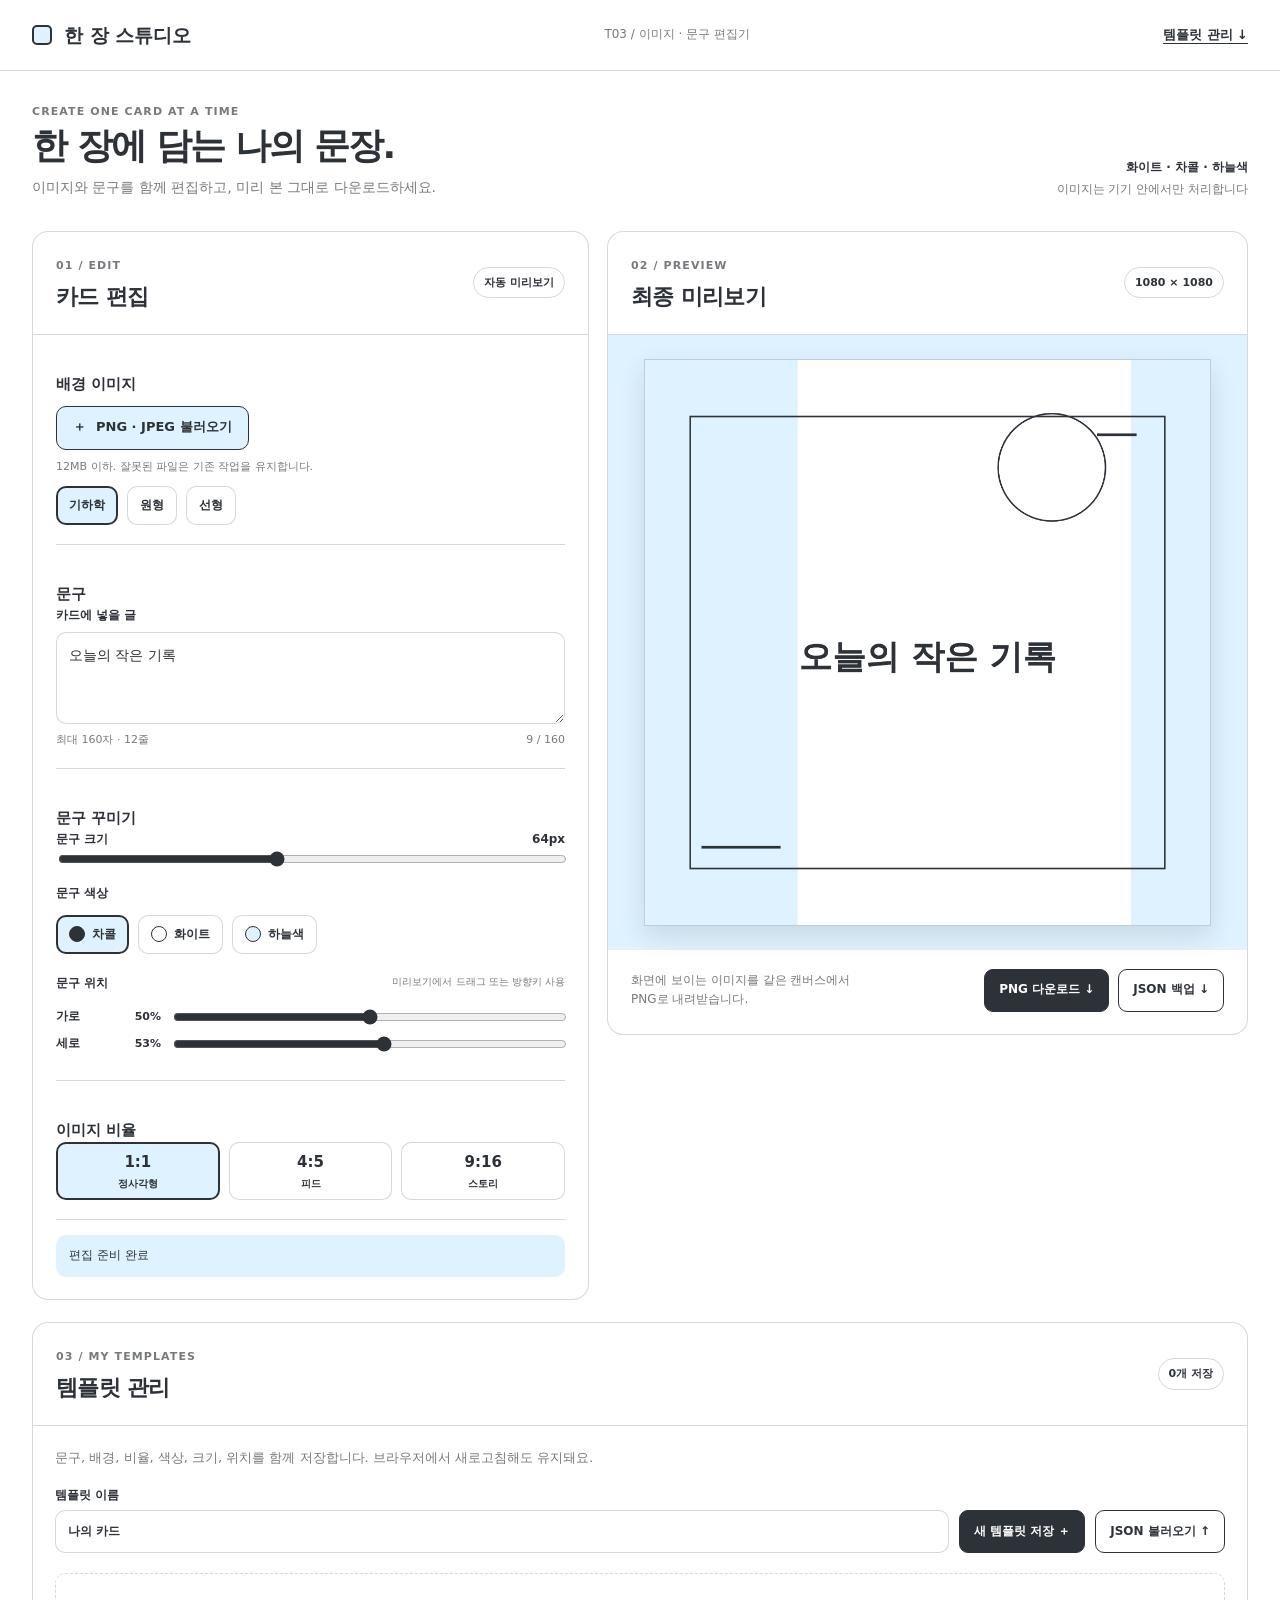
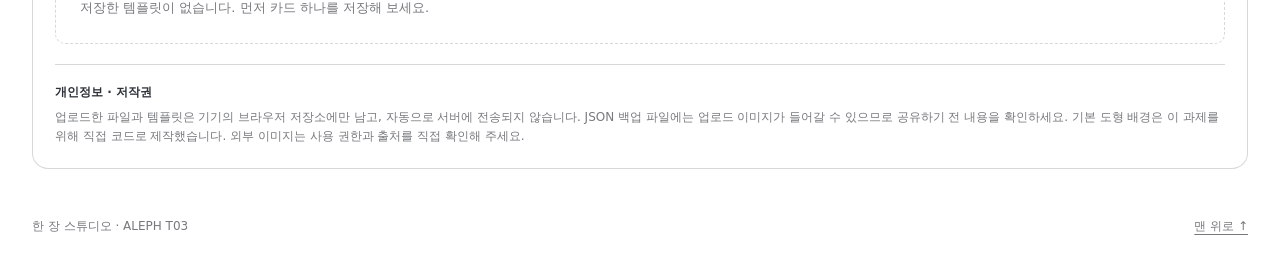
<file: t03/index.html>
<!doctype html>
<html lang="ko">
<head>
  <meta charset="utf-8">
  <meta name="viewport" content="width=device-width, initial-scale=1">
  <meta name="color-scheme" content="light">
  <meta name="description" content="한 장 스튜디오: PNG·JPEG 이미지와 문구로 공유용 카드를 제작하고 저장하는 로컬 편집기">
  <title>한 장 스튜디오 | 윤아</title>
  <link rel="icon" href="data:,">
  <link rel="stylesheet" href="styles.css">
  <script src="script.js" defer></script>
</head>
<body>
  <a href="#editor" class="skip">편집 영역 바로가기</a>
  <header class="topbar">
    <div class="container topbar-inner">
      <a class="identity" href="#top" aria-label="한 장 스튜디오 맨 위로"><span class="logo-shape" aria-hidden="true"></span>한 장 스튜디오</a>
      <span class="top-meta">T03 / 이미지 · 문구 편집기</span>
      <a class="top-link" href="#templates">템플릿 관리 ↓</a>
    </div>
  </header>
  <main class="container" id="top">
    <section class="intro" aria-labelledby="intro-title">
      <div><div class="kicker">CREATE ONE CARD AT A TIME</div><h1 id="intro-title">한 장에 담는 나의 문장.</h1><p>이미지와 문구를 함께 편집하고, 미리 본 그대로 다운로드하세요.</p></div>
      <div class="intro-meta"><strong>화이트 · 차콜 · 하늘색</strong><span>이미지는 기기 안에서만 처리합니다</span></div>
    </section>
    <div class="editor-layout" id="editor">
      <section class="panel controls" aria-labelledby="edit-title">
        <div class="panel-head"><div><span class="section-id">01 / EDIT</span><h2 id="edit-title">카드 편집</h2></div><span class="chip">자동 미리보기</span></div>
        <div class="control-body">
          <fieldset class="field-group"><legend>배경 이미지</legend>
            <label class="upload-button" for="image-input"><span aria-hidden="true">＋</span> PNG · JPEG 불러오기</label>
            <input id="image-input" class="visually-hidden" type="file" accept=".png,.jpg,.jpeg,image/png,image/jpeg">
            <p class="hint">12MB 이하. 잘못된 파일은 기존 작업을 유지합니다.</p>
            <div class="preset-row" role="group" aria-label="제작한 배경 예제">
              <button type="button" class="preset" data-bg="grid">기하학</button>
              <button type="button" class="preset" data-bg="orbit">원형</button>
              <button type="button" class="preset" data-bg="lines">선형</button>
            </div>
          </fieldset>
          <fieldset class="field-group"><legend>문구</legend>
            <label for="text-input" class="field-label">카드에 넣을 글</label>
            <textarea id="text-input" rows="3" spellcheck="false" placeholder="여기에 문장을 입력하세요"></textarea>
            <div class="under-field"><span>최대 160자 · 12줄</span><span id="char-count">0 / 160</span></div>
          </fieldset>
          <fieldset class="field-group"><legend>문구 꾸미기</legend>
            <div class="field-flex"><label class="field-label" for="size-input">문구 크기</label><output id="size-value" for="size-input">64px</output></div>
            <input id="size-input" type="range" min="28" max="112" step="2" value="64">
            <span class="field-label">문구 색상</span>
            <div class="color-options" role="group" aria-label="문구 색상">
              <button class="color-option" data-color="#2d3138" type="button" aria-label="차콜" title="차콜"><span class="color-dot dot-charcoal"></span><span>차콜</span></button>
              <button class="color-option" data-color="#ffffff" type="button" aria-label="화이트" title="화이트"><span class="color-dot dot-white"></span><span>화이트</span></button>
              <button class="color-option" data-color="#dff2ff" type="button" aria-label="하늘색" title="하늘색"><span class="color-dot dot-sky"></span><span>하늘색</span></button>
            </div>
            <div class="position-head"><span class="field-label">문구 위치</span><span class="hint">미리보기에서 드래그 또는 방향키 사용</span></div>
            <div class="coordinate-row"><label for="x-input">가로 <output id="x-value" for="x-input">50%</output></label><input id="x-input" type="range" min="8" max="92" value="50"></div>
            <div class="coordinate-row"><label for="y-input">세로 <output id="y-value" for="y-input">52%</output></label><input id="y-input" type="range" min="8" max="92" value="52"></div>
          </fieldset>
          <fieldset class="field-group"><legend>이미지 비율</legend>
            <div class="ratio-row" role="group" aria-label="출력 이미지 비율">
              <button type="button" class="ratio" data-ratio="square"><strong>1:1</strong><small>정사각형</small></button>
              <button type="button" class="ratio" data-ratio="portrait"><strong>4:5</strong><small>피드</small></button>
              <button type="button" class="ratio" data-ratio="story"><strong>9:16</strong><small>스토리</small></button>
            </div>
          </fieldset>
          <p id="editor-message" class="message" role="status" aria-live="polite">편집 준비 완료</p>
        </div>
      </section>
      <section class="panel preview-panel" aria-labelledby="preview-title">
        <div class="panel-head"><div><span class="section-id">02 / PREVIEW</span><h2 id="preview-title">최종 미리보기</h2></div><span id="image-size" class="chip">1080 × 1080</span></div>
        <div class="preview-zone"><canvas id="preview-canvas" tabindex="0" aria-label="카드 이미지 미리보기. 방향키로 문구 이동" width="1080" height="1080"></canvas></div>
        <div class="preview-foot"><p>화면에 보이는 이미지를 같은 캔버스에서 PNG로 내려받습니다.</p><div class="download-row"><button type="button" id="download-button" class="btn primary">PNG 다운로드 ↓</button><button type="button" id="export-json" class="btn secondary">JSON 백업 ↓</button></div></div>
      </section>
    </div>
    <section class="panel templates-panel" id="templates" aria-labelledby="templates-title">
      <div class="panel-head"><div><span class="section-id">03 / MY TEMPLATES</span><h2 id="templates-title">템플릿 관리</h2></div><span id="template-count" class="chip">0개 저장</span></div>
      <div class="template-content"><p class="lead">문구, 배경, 비율, 색상, 크기, 위치를 함께 저장합니다. 브라우저에서 새로고침해도 유지돼요.</p>
        <div class="template-tools"><label for="template-name">템플릿 이름<input type="text" id="template-name" value="나의 카드" maxlength="28" placeholder="템플릿 이름"></label><button id="save-template" class="btn primary" type="button">새 템플릿 저장 ＋</button><label for="json-input" class="btn secondary upload-label">JSON 불러오기 ↑</label><input id="json-input" class="visually-hidden" type="file" accept=".json,application/json"></div>
        <div id="template-list" class="template-list" aria-live="polite"><p class="empty">저장한 템플릿이 없습니다. 먼저 카드 하나를 저장해 보세요.</p></div>
        <div class="privacy-note"><strong>개인정보 · 저작권</strong><p>업로드한 파일과 템플릿은 기기의 브라우저 저장소에만 남고, 자동으로 서버에 전송되지 않습니다. JSON 백업 파일에는 업로드 이미지가 들어갈 수 있으므로 공유하기 전 내용을 확인하세요. 기본 도형 배경은 이 과제를 위해 직접 코드로 제작했습니다. 외부 이미지는 사용 권한과 출처를 직접 확인해 주세요.</p></div>
      </div>
    </section>
    <footer class="footer"><span>한 장 스튜디오 · ALEPH T03</span><a href="#top">맨 위로 ↑</a></footer>
  </main>
</body>
</html>
</file>
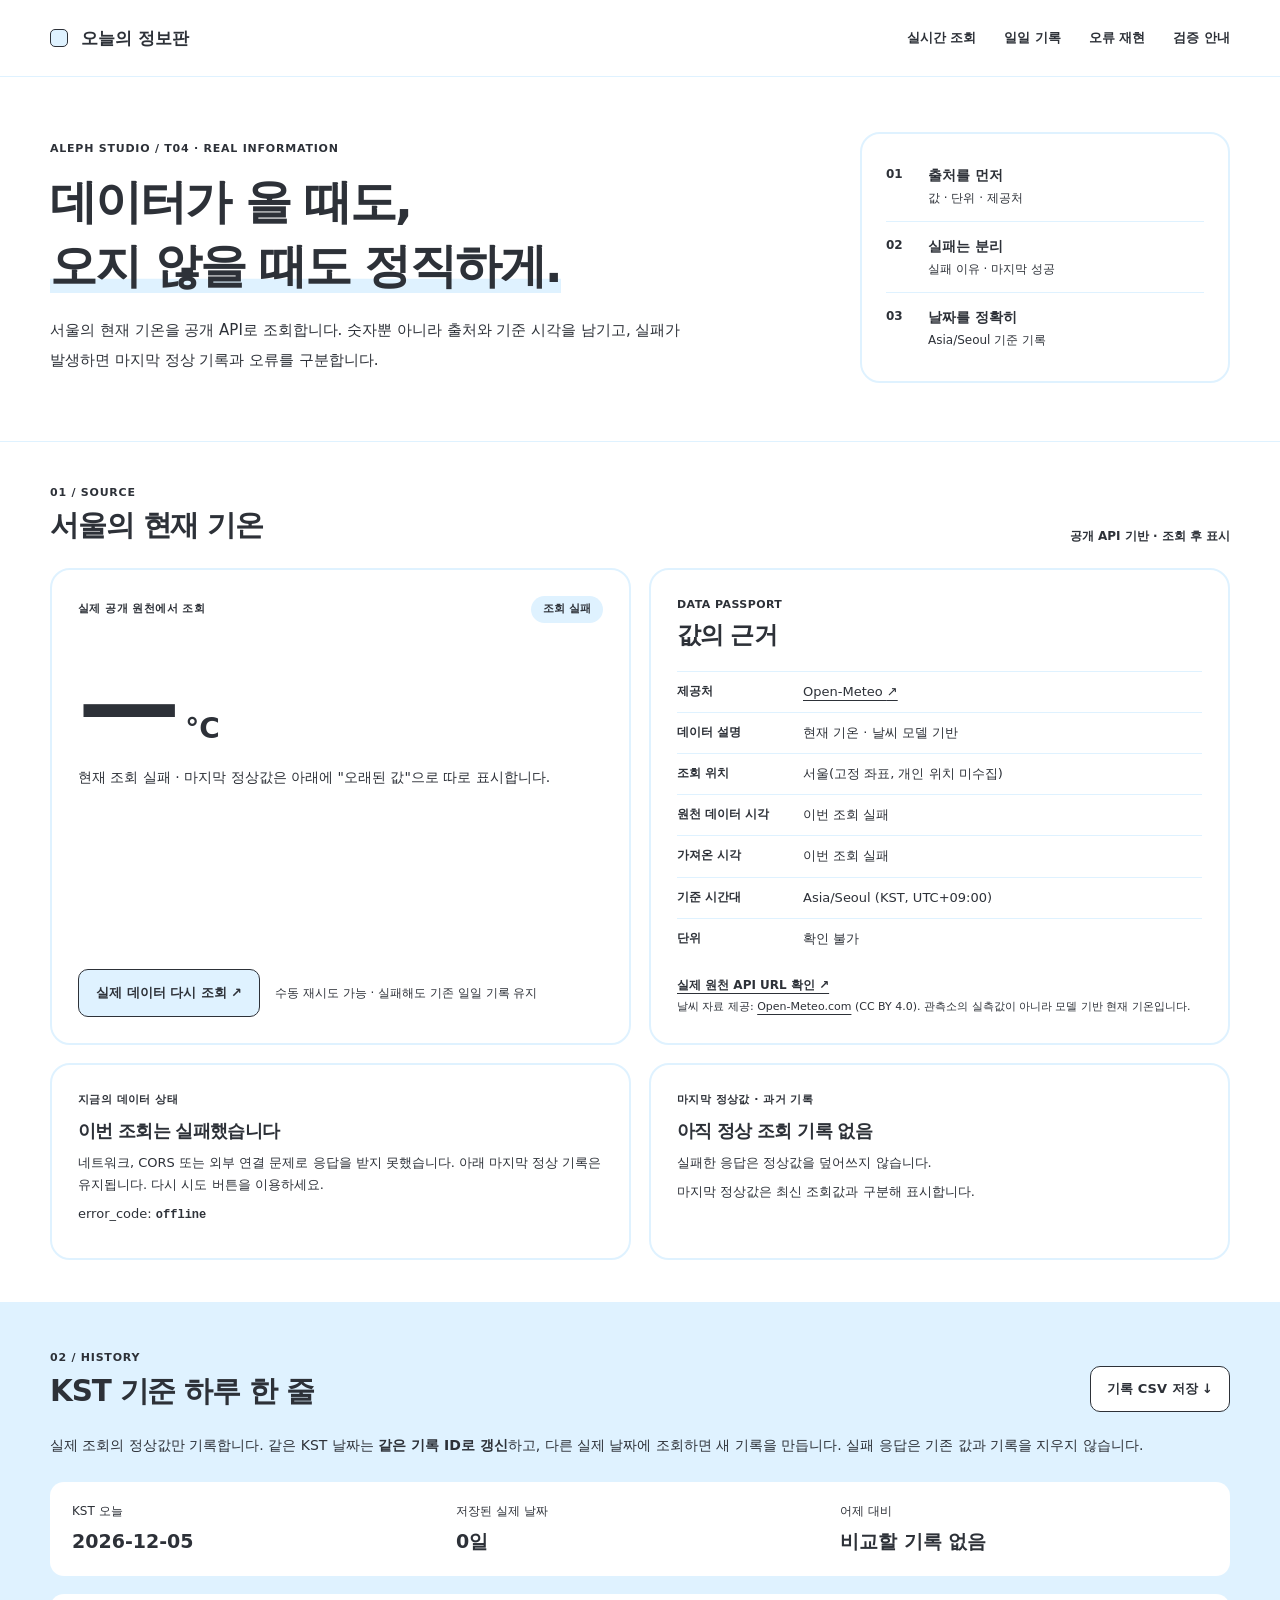
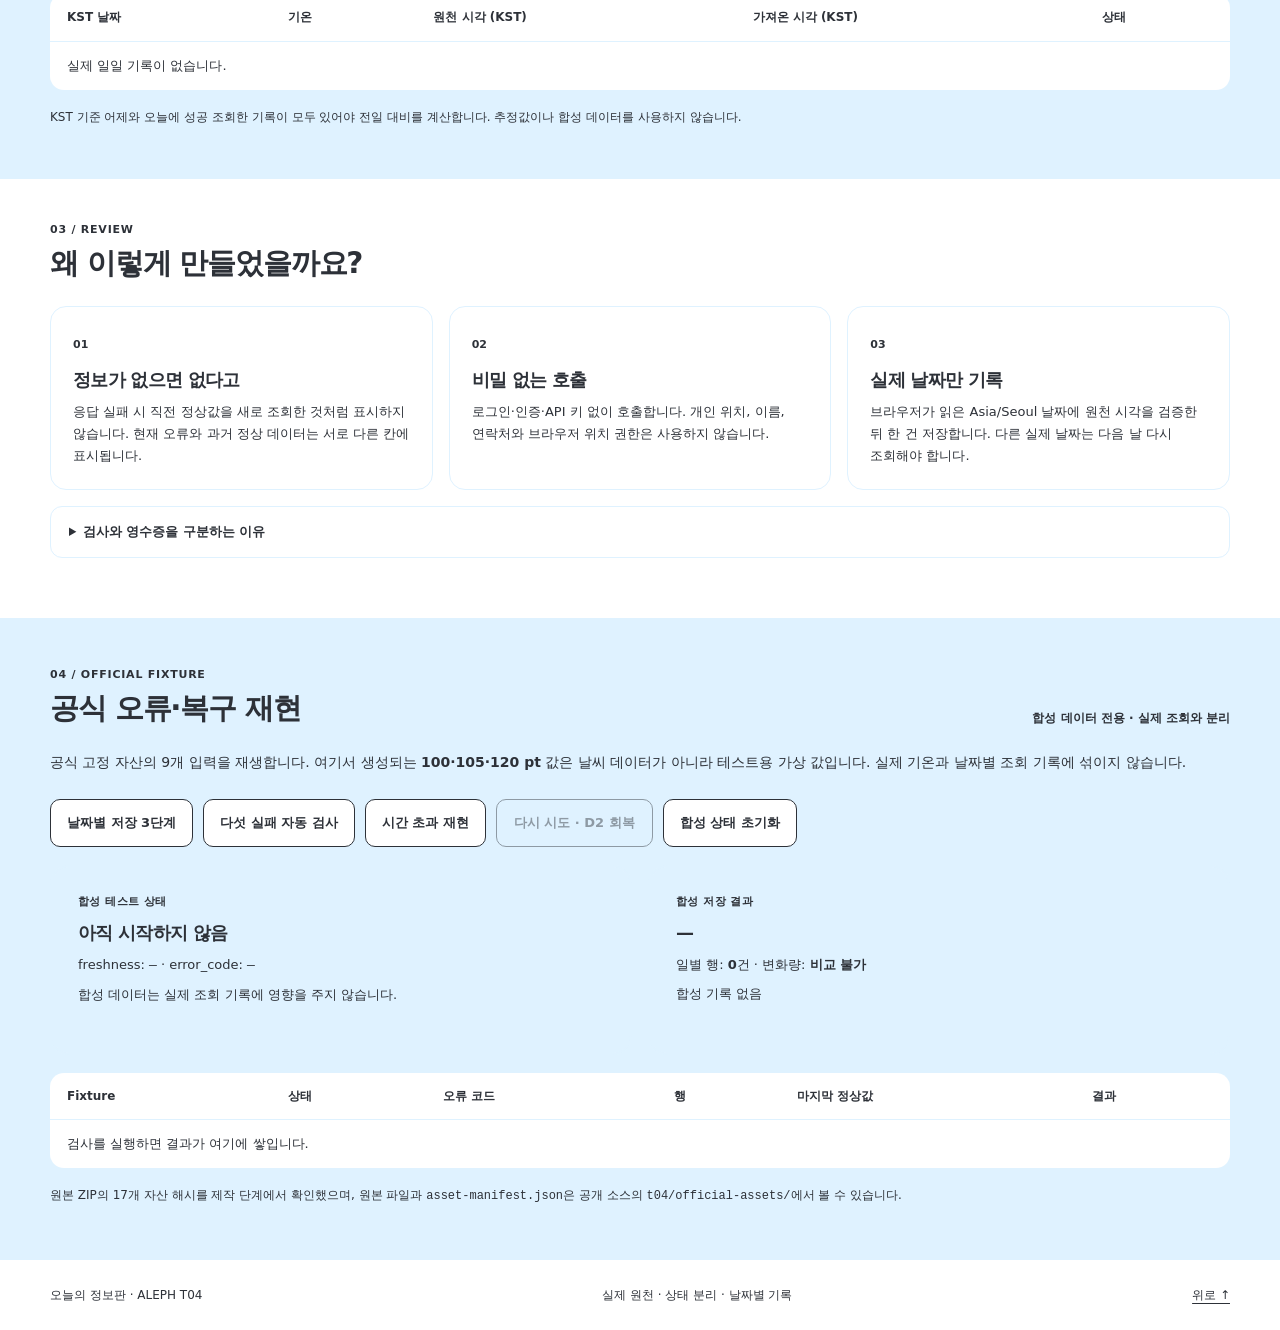
<file: t04/index.html>
<!doctype html>
<html lang="ko">
<head>
  <meta charset="utf-8">
  <meta name="viewport" content="width=device-width, initial-scale=1">
  <meta name="color-scheme" content="light">
  <meta name="description" content="실제 공개 API 데이터를 출처·시각·단위와 함께 보여주고, 데이터 장애 시 마지막 정상값과 실패 이유를 분리하는 정보판">
  <link rel="icon" href="data:,">
  <title>오늘의 정보판 | 실제 데이터와 오류 상태</title>
  <link rel="stylesheet" href="styles.css">
  <script src="official-adapter.js" defer></script>
  <script src="official-fixtures.js" defer></script>
  <script src="script.js" defer></script>
  <script src="replay.js" defer></script>
</head>
<body>
  <a href="#main" class="skip-link">본문으로 바로가기</a>
  <header class="site-header">
    <div class="shell header-content">
      <a href="#top" class="brand" aria-label="오늘의 정보판 홈으로">
        <span class="brand-mark" aria-hidden="true"></span>
        <span>오늘의 정보판</span>
      </a>
      <nav aria-label="주요 메뉴" class="nav-links">
        <a href="#live">실시간 조회</a>
        <a href="#history">일일 기록</a>
        <a href="#replay">오류 재현</a>
        <a href="#methods">검증 안내</a>
      </nav>
    </div>
  </header>
  <main id="main" tabindex="-1">
    <section class="intro" id="top">
      <div class="shell intro-layout">
        <div>
          <p class="eyebrow">ALEPH STUDIO / T04 · REAL INFORMATION</p>
          <h1>데이터가 올 때도,<br><span class="underlined">오지 않을 때도 정직하게.</span></h1>
          <p class="intro-text">서울의 현재 기온을 공개 API로 조회합니다. 숫자뿐 아니라 출처와 기준 시각을 남기고, 실패가 발생하면 마지막 정상 기록과 오류를 구분합니다.</p>
        </div>
        <aside class="intro-aside" aria-label="정보판의 세 가지 원칙">
          <div><span class="aside-index">01</span><strong>출처를 먼저</strong><span>값 · 단위 · 제공처</span></div>
          <div><span class="aside-index">02</span><strong>실패는 분리</strong><span>실패 이유 · 마지막 성공</span></div>
          <div><span class="aside-index">03</span><strong>날짜를 정확히</strong><span>Asia/Seoul 기준 기록</span></div>
        </aside>
      </div>
    </section>

    <section class="section-shell shell" id="live" aria-labelledby="live-title">
      <div class="section-title-row"><div><p class="eyebrow">01 / SOURCE</p><h2 id="live-title">서울의 현재 기온</h2></div><p class="quiet-label">공개 API 기반 · 조회 후 표시</p></div>
      <div class="dashboard-grid">
        <article class="card reading-card">
          <div class="card-header"><span class="card-kicker">실제 공개 원천에서 조회</span><span class="state-pill" id="state-pill" aria-live="polite">조회 대기</span></div>
          <div class="reading-main"><span class="temperature" id="temp" aria-live="polite">—</span><span class="temperature-unit" id="temp-unit">°C</span></div>
          <p id="reading-caption" class="reading-caption">서버로부터 응답을 받기 전에는 값을 표시하지 않습니다.</p>
          <div class="reading-actions"><button type="button" id="refresh-button" class="primary-button">실제 데이터 다시 조회 <span aria-hidden="true">↗</span></button><span id="refresh-note" class="small-note">자동 조회 후 필요할 때 다시 조회할 수 있어요.</span></div>
        </article>
        <article class="card detail-card">
          <p class="card-kicker">DATA PASSPORT</p>
          <h3>값의 근거</h3>
          <dl class="meta-list">
            <div><dt>제공처</dt><dd><a href="https://open-meteo.com/" target="_blank" rel="noreferrer noopener">Open-Meteo <span aria-hidden="true">↗</span></a></dd></div>
            <div><dt>데이터 설명</dt><dd>현재 기온 · 날씨 모델 기반</dd></div>
            <div><dt>조회 위치</dt><dd>서울(고정 좌표, 개인 위치 미수집)</dd></div>
            <div><dt>원천 데이터 시각</dt><dd id="source-time">확인 전</dd></div>
            <div><dt>가져온 시각</dt><dd id="fetched-time">확인 전</dd></div>
            <div><dt>기준 시간대</dt><dd>Asia/Seoul (KST, UTC+09:00)</dd></div>
            <div><dt>단위</dt><dd id="source-unit">응답 확인 전</dd></div>
          </dl>
          <p class="source-link"><a id="source-url" href="https://api.open-meteo.com/v1/forecast?latitude=37.5665&amp;longitude=126.9780&amp;current=temperature_2m&amp;timezone=Asia%2FSeoul&amp;temperature_unit=celsius" target="_blank" rel="noreferrer noopener">실제 원천 API URL 확인 ↗</a></p>
          <p class="license-note">날씨 자료 제공: <a href="https://open-meteo.com/" target="_blank" rel="noreferrer noopener">Open-Meteo.com</a> (CC BY 4.0). 관측소의 실측값이 아니라 모델 기반 현재 기온입니다.</p>
        </article>
      </div>

      <div class="status-grid">
        <article class="card info-box"><p class="card-kicker">지금의 데이터 상태</p><h3 id="status-title" role="status" aria-live="polite">조회 대기 중</h3><p id="status-description">곧 원천 API에 요청합니다.</p><p class="error-code">error_code: <code id="error-code">none</code></p></article>
        <article class="card info-box"><p class="card-kicker">마지막 정상값 · 과거 기록</p><h3 id="last-good-title">아직 정상 조회 기록 없음</h3><p id="last-good-description">실패한 응답으로 마지막 정상값을 덮어쓰지 않습니다.</p><p class="small-note">마지막 정상값은 최신 조회값과 구분해 표시합니다.</p></article>
      </div>
    </section>

    <section class="records-section" id="history" aria-labelledby="history-title">
      <div class="shell">
        <div class="section-title-row"><div><p class="eyebrow">02 / HISTORY</p><h2 id="history-title">KST 기준 하루 한 줄</h2></div><button id="download-button" class="secondary-button" type="button">기록 CSV 저장 ↓</button></div>
        <p class="section-intro">실제 조회의 정상값만 기록합니다. 같은 KST 날짜는 <strong>같은 기록 ID로 갱신</strong>하고, 다른 실제 날짜에 조회하면 새 기록을 만듭니다. 실패 응답은 기존 값과 기록을 지우지 않습니다.</p>
        <div class="history-topline"><div><span class="topline-label">KST 오늘</span><strong id="today-kst">확인 중</strong></div><div><span class="topline-label">저장된 실제 날짜</span><strong id="record-count">0일</strong></div><div><span class="topline-label">어제 대비</span><strong id="delta-value">비교할 기록 없음</strong></div></div>
        <div class="table-scroll"><table><caption class="sr-only">실제 날짜별 최신 정상 조회 기록</caption><thead><tr><th scope="col">KST 날짜</th><th scope="col">기온</th><th scope="col">원천 시각 (KST)</th><th scope="col">가져온 시각 (KST)</th><th scope="col">상태</th></tr></thead><tbody id="history-body"><tr><td colspan="5">아직 일일 기록이 없습니다.</td></tr></tbody></table></div>
        <p class="info-bottom" id="history-explanation">서로 다른 KST 날짜에 실제 공개 데이터를 성공적으로 조회하면 어제 대비 변화량이 표시됩니다. 임의 날짜 입력이나 기록 복제는 제공하지 않습니다.</p>
      </div>
    </section>

    <section class="section-shell shell methods-section" id="methods" aria-labelledby="methods-title">
      <div class="section-title-row"><div><p class="eyebrow">03 / REVIEW</p><h2 id="methods-title">왜 이렇게 만들었을까요?</h2></div></div>
      <div class="method-grid">
        <article class="method"><span class="method-number">01</span><h3>정보가 없으면 없다고</h3><p>응답 실패 시 직전 정상값을 새로 조회한 것처럼 표시하지 않습니다. 현재 오류와 과거 정상 데이터는 서로 다른 칸에 표시됩니다.</p></article>
        <article class="method"><span class="method-number">02</span><h3>비밀 없는 호출</h3><p>로그인·인증·API 키 없이 호출합니다. 개인 위치, 이름, 연락처와 브라우저 위치 권한은 사용하지 않습니다.</p></article>
        <article class="method"><span class="method-number">03</span><h3>실제 날짜만 기록</h3><p>브라우저가 읽은 Asia/Seoul 날짜에 원천 시각을 검증한 뒤 한 건 저장합니다. 다른 실제 날짜는 다음 날 다시 조회해야 합니다.</p></article>
      </div>
      <details class="verification-detail"><summary>검사와 영수증을 구분하는 이유</summary><div class="verification-detail-body">
        <p>이 정보판에는 두 가지 서로 다른 모드가 있습니다. <strong>실제 공개 API 모드</strong>는 서울의 현재 기온을 조회해 브라우저의 날짜별 기록을 저장합니다. <strong>합성 테스트 모드</strong>는 공식 ALEPH T04 ZIP에서 검증한 9개 고정 응답으로 저장·오류·복구 계산을 시험합니다.</p>
        <p>합성 테스트 모드의 2026-08-24와 2026-08-25는 <strong>가상 날짜</strong>로 실제 조회 증거가 아닙니다. 과제의 <code>t04_day</code> 봉인 영수증 2건은 사이트가 자동으로 만들어줄 수 없으며, ALEPH 플랫폼에서 발급·보존되는지 최종 점검이 필요합니다. 제출 화면에서 수동으로 발급한 것처럼 주장하지 않습니다.</p>
      </div></details>
    </section>
    <section class="records-section replay-section" id="replay" aria-labelledby="replay-title">
      <div class="shell">
        <div class="section-title-row"><div><p class="eyebrow">04 / OFFICIAL FIXTURE</p><h2 id="replay-title">공식 오류·복구 재현</h2></div><span class="quiet-label">합성 데이터 전용 · 실제 조회와 분리</span></div>
        <p class="section-intro">공식 고정 자산의 9개 입력을 재생합니다. 여기서 생성되는 <strong>100·105·120 pt</strong> 값은 날씨 데이터가 아니라 테스트용 가상 값입니다. 실제 기온과 날짜별 조회 기록에 섞이지 않습니다.</p>
        <div class="replay-toolbar">
          <button type="button" class="secondary-button" id="replay-success">날짜별 저장 3단계</button>
          <button type="button" class="secondary-button" id="replay-five">다섯 실패 자동 검사</button>
          <button type="button" class="secondary-button" id="replay-timeout">시간 초과 재현</button>
          <button type="button" class="primary-button" id="replay-retry" disabled>다시 시도 · D2 회복</button>
          <button type="button" class="secondary-button" id="replay-reset">합성 상태 초기화</button>
        </div>
        <div class="replay-cards">
          <article class="card info-box"><p class="card-kicker">합성 테스트 상태</p><h3 id="replay-status" aria-live="polite">아직 시작하지 않음</h3><p>freshness: <code id="replay-freshness">—</code> · error_code: <code id="replay-error">—</code></p><p class="small-note" id="replay-note">합성 상태만 초기화합니다. 실제 API 기록은 유지됩니다.</p></article>
          <article class="card info-box"><p class="card-kicker">합성 저장 결과</p><h3 id="replay-value">—</h3><p>일별 행: <strong id="replay-rows">0</strong>건 · 변화량: <strong id="replay-delta">—</strong></p><p class="small-note" id="replay-records">합성 기록 없음</p></article>
        </div>
        <div class="table-scroll"><table><caption class="sr-only">공식 fixture 검사 결과</caption><thead><tr><th scope="col">Fixture</th><th scope="col">상태</th><th scope="col">오류 코드</th><th scope="col">행</th><th scope="col">마지막 정상값</th><th scope="col">결과</th></tr></thead><tbody id="replay-results"><tr><td colspan="6">상단의 검사 버튼을 눌러 주세요.</td></tr></tbody></table></div>
        <p class="info-bottom">원본 ZIP의 17개 자산 해시를 제작 단계에서 확인했으며, 원본 파일과 <code>asset-manifest.json</code>은 공개 소스의 <code>t04/official-assets/</code>에서 볼 수 있습니다.</p>
      </div>
    </section>
  </main>
  <footer class="site-footer"><div class="shell footer-content"><p>오늘의 정보판 · ALEPH T04</p><p>실제 원천 · 상태 분리 · 날짜별 기록</p><a href="#top">위로 ↑</a></div></footer>
</body>
</html>
</file>
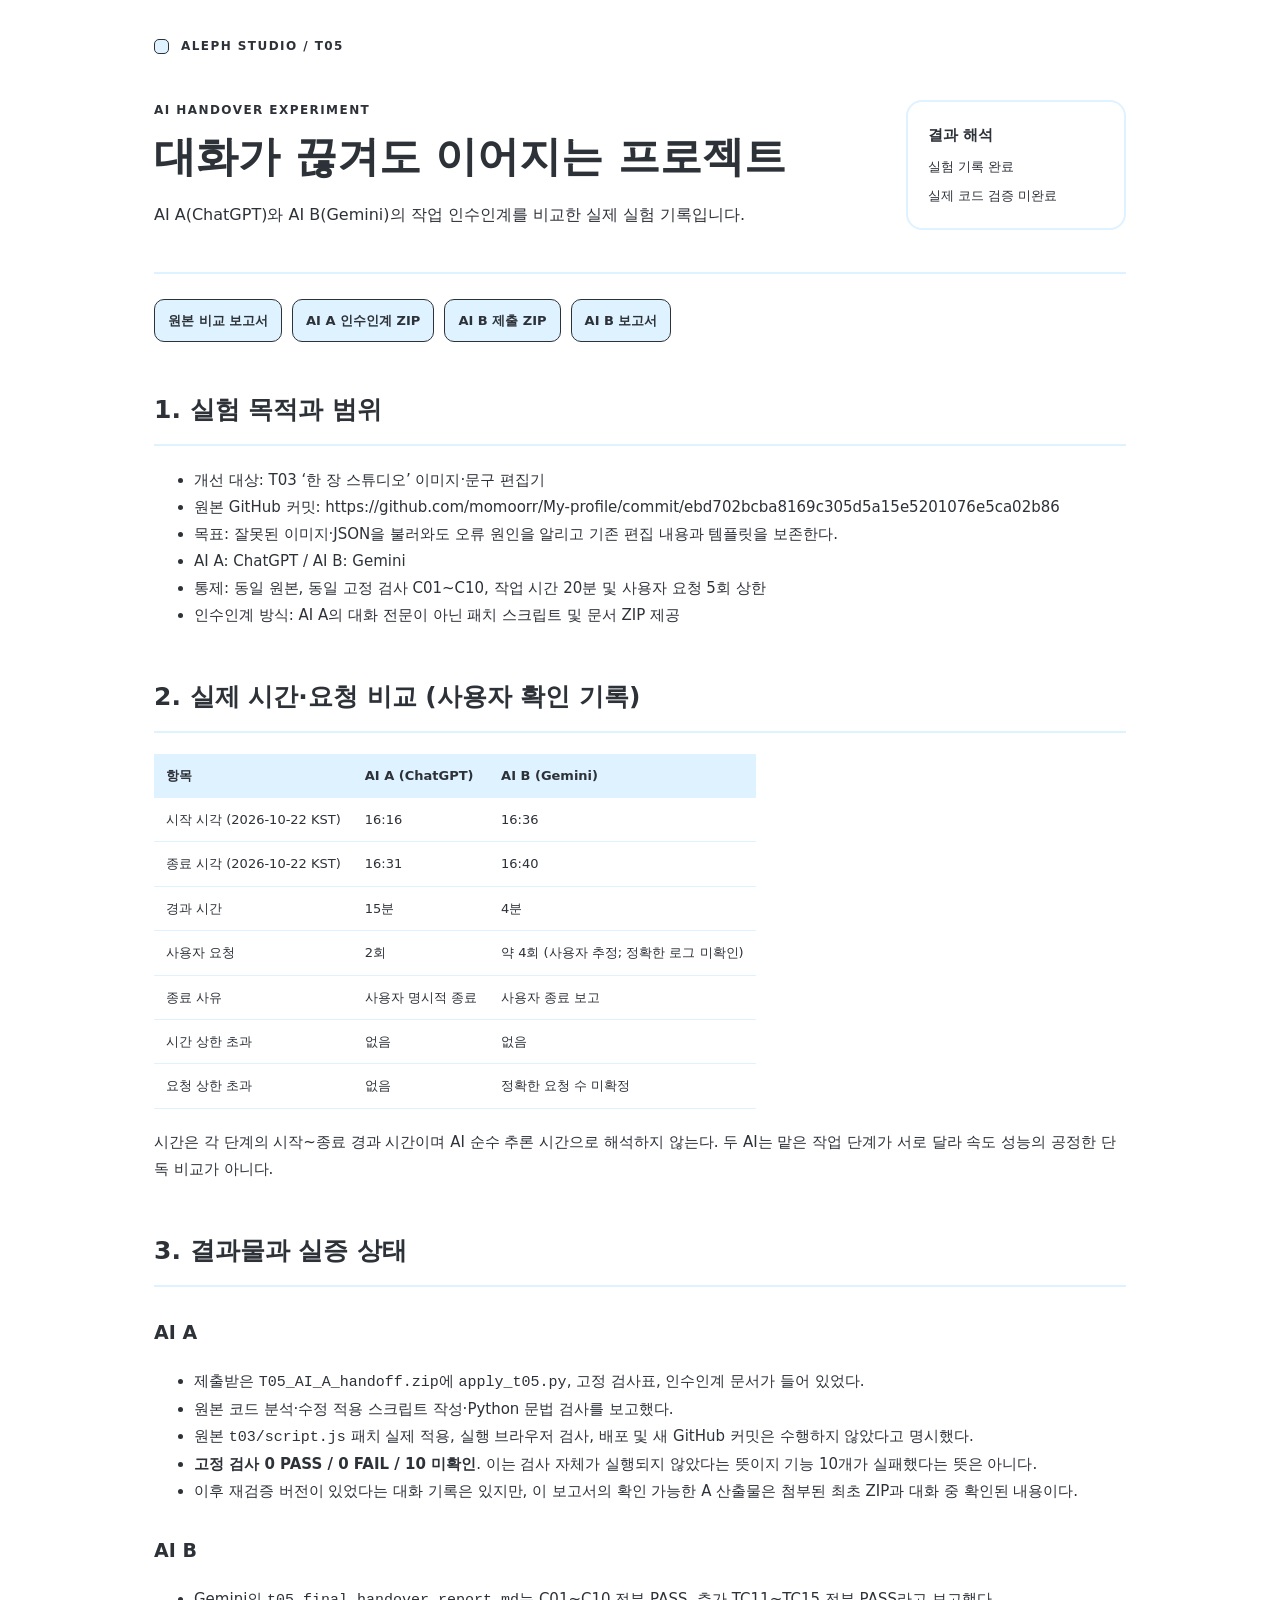
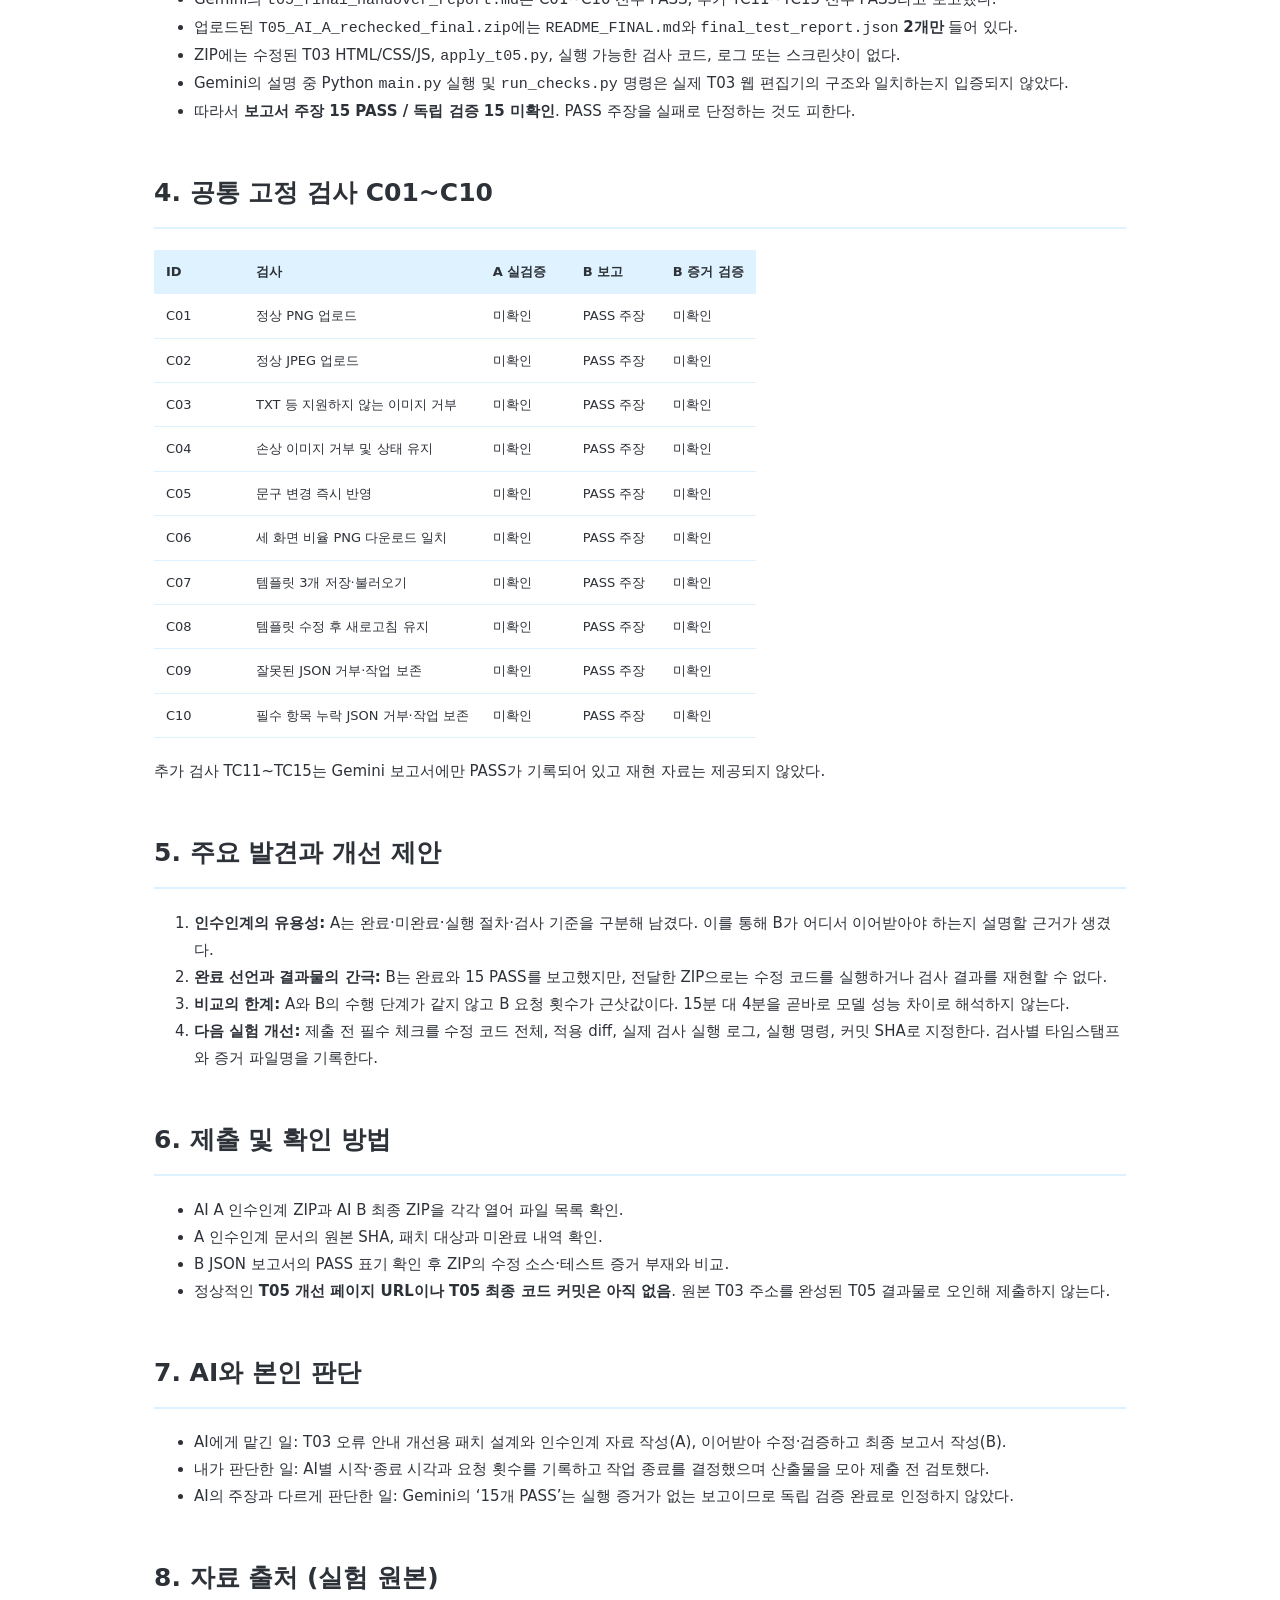
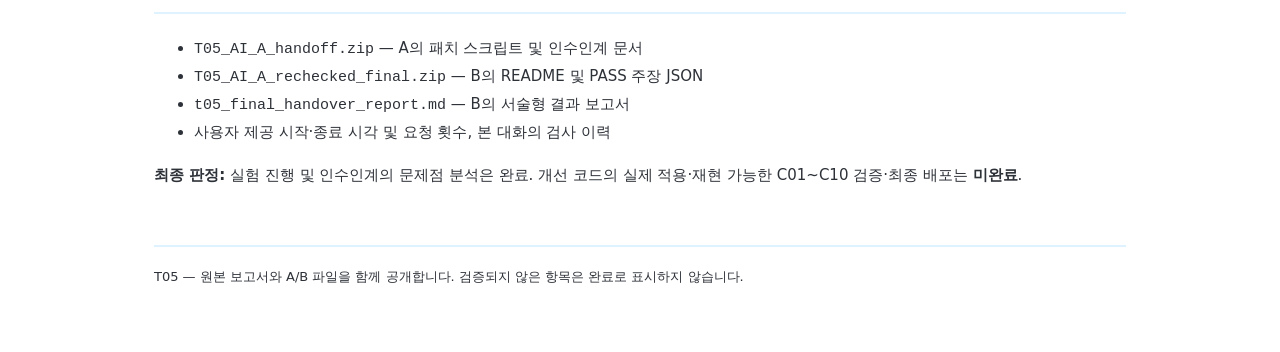
<file: t05/index.html>
<!doctype html><html lang="ko"><head><meta charset="utf-8"><meta name="viewport" content="width=device-width, initial-scale=1"><meta name="description" content="ALEPH T05 AI A/B 인수인계 실험 비교 보고서"><title>T05 | AI 인수인계 비교 보고서</title><style>
:root{--white:#fff;--charcoal:#2d3138;--sky:#dff2ff}*{box-sizing:border-box}html{scroll-behavior:smooth}body{margin:0;background:var(--white);color:var(--charcoal);font-family:system-ui,'Malgun Gothic','Apple SD Gothic Neo',sans-serif;line-height:1.8}.wrap{max-width:1020px;margin:auto;padding:36px 24px 72px}.topline{font-size:12px;letter-spacing:.12em;font-weight:750;display:flex;align-items:center;gap:12px}.dot{width:15px;height:15px;background:var(--sky);border:1px solid var(--charcoal);border-radius:5px}.hero{padding:42px 0;display:grid;grid-template-columns:1fr 220px;gap:28px;align-items:center;border-bottom:2px solid var(--sky)}.eyebrow{font-size:12px;letter-spacing:.12em;font-weight:700}h1{font-size:clamp(29px,4vw,42px);line-height:1.35;margin:8px 0 15px}.hero p{margin:0}.status{border:2px solid var(--sky);border-radius:16px;padding:20px;display:grid;gap:6px;font-size:13px}.status strong{font-size:15px}nav{display:flex;flex-wrap:wrap;gap:10px;margin:25px 0 45px}nav a{border:1px solid var(--charcoal);border-radius:10px;padding:9px 13px;background:var(--sky);text-decoration:none;font-size:13px;font-weight:650}main h1{display:none}main h2{font-size:25px;margin-top:45px;padding-bottom:12px;border-bottom:2px solid var(--sky)}main h3{font-size:19px;margin-top:28px}main p,main li{font-size:15px}main table{border-collapse:collapse;display:block;max-width:100%;overflow-x:auto;width:max-content;min-width:min(100%,750px);font-size:13px;margin:20px 0}th,td{border-bottom:1px solid var(--sky);padding:10px 12px;text-align:left;white-space:normal;min-width:90px;vertical-align:top}th{background:var(--sky)}main code{overflow-wrap:anywhere}a{color:inherit;text-underline-offset:3px}:focus-visible{outline:3px solid var(--charcoal);outline-offset:3px}footer{border-top:2px solid var(--sky);margin-top:56px;padding-top:18px;font-size:13px}@media(max-width:640px){.hero{grid-template-columns:1fr}.wrap{padding:22px 16px 55px}nav a{flex:1 1 180px;text-align:center}}
</style></head><body><div class="wrap"><div class="topline"><span class="dot"></span> ALEPH STUDIO / T05</div>
<header class="hero"><div><p class="eyebrow">AI HANDOVER EXPERIMENT</p><h1>대화가 끊겨도 이어지는 프로젝트</h1><p>AI A(ChatGPT)와 AI B(Gemini)의 작업 인수인계를 비교한 실제 실험 기록입니다.</p></div><div class="status"><strong>결과 해석</strong><span>실험 기록 완료</span><span>실제 코드 검증 미완료</span></div></header>
<nav aria-label="자료 다운로드"><a href="./T05_AB_최종비교보고서.md">원본 비교 보고서</a><a href="./T05_AI_A_handoff.zip">AI A 인수인계 ZIP</a><a href="./T05_AI_A_rechecked_final.zip">AI B 제출 ZIP</a><a href="./t05_final_handover_report.md">AI B 보고서</a></nav><main id="report"><h1>ALEPH T05 — AI A/B 인수인계 실험 최종 비교 보고서</h1>
<h2>1. 실험 목적과 범위</h2>
<ul>
<li>개선 대상: T03 ‘한 장 스튜디오’ 이미지·문구 편집기</li>
<li>원본 GitHub 커밋: https://github.com/momoorr/My-profile/commit/ebd702bcba8169c305d5a15e5201076e5ca02b86</li>
<li>목표: 잘못된 이미지·JSON을 불러와도 오류 원인을 알리고 기존 편집 내용과 템플릿을 보존한다.</li>
<li>AI A: ChatGPT / AI B: Gemini</li>
<li>통제: 동일 원본, 동일 고정 검사 C01~C10, 작업 시간 20분 및 사용자 요청 5회 상한</li>
<li>인수인계 방식: AI A의 대화 전문이 아닌 패치 스크립트 및 문서 ZIP 제공</li>
</ul>
<h2>2. 실제 시간·요청 비교 (사용자 확인 기록)</h2>
<table>
<thead>
<tr>
  <th>항목</th>
  <th>AI A (ChatGPT)</th>
  <th>AI B (Gemini)</th>
</tr>
</thead>
<tbody>
<tr>
  <td>시작 시각 (2026-10-22 KST)</td>
  <td>16:16</td>
  <td>16:36</td>
</tr>
<tr>
  <td>종료 시각 (2026-10-22 KST)</td>
  <td>16:31</td>
  <td>16:40</td>
</tr>
<tr>
  <td>경과 시간</td>
  <td>15분</td>
  <td>4분</td>
</tr>
<tr>
  <td>사용자 요청</td>
  <td>2회</td>
  <td>약 4회 (사용자 추정; 정확한 로그 미확인)</td>
</tr>
<tr>
  <td>종료 사유</td>
  <td>사용자 명시적 종료</td>
  <td>사용자 종료 보고</td>
</tr>
<tr>
  <td>시간 상한 초과</td>
  <td>없음</td>
  <td>없음</td>
</tr>
<tr>
  <td>요청 상한 초과</td>
  <td>없음</td>
  <td>정확한 요청 수 미확정</td>
</tr>
</tbody>
</table>
<p>시간은 각 단계의 시작~종료 경과 시간이며 AI 순수 추론 시간으로 해석하지 않는다. 두 AI는 맡은 작업 단계가 서로 달라 속도 성능의 공정한 단독 비교가 아니다.</p>
<h2>3. 결과물과 실증 상태</h2>
<h3>AI A</h3>
<ul>
<li>제출받은 <code>T05_AI_A_handoff.zip</code>에 <code>apply_t05.py</code>, 고정 검사표, 인수인계 문서가 들어 있었다.</li>
<li>원본 코드 분석·수정 적용 스크립트 작성·Python 문법 검사를 보고했다.</li>
<li>원본 <code>t03/script.js</code> 패치 실제 적용, 실행 브라우저 검사, 배포 및 새 GitHub 커밋은 수행하지 않았다고 명시했다.</li>
<li><strong>고정 검사 0 PASS / 0 FAIL / 10 미확인</strong>. 이는 검사 자체가 실행되지 않았다는 뜻이지 기능 10개가 실패했다는 뜻은 아니다.</li>
<li>이후 재검증 버전이 있었다는 대화 기록은 있지만, 이 보고서의 확인 가능한 A 산출물은 첨부된 최초 ZIP과 대화 중 확인된 내용이다.</li>
</ul>
<h3>AI B</h3>
<ul>
<li>Gemini의 <code>t05_final_handover_report.md</code>는 C01~C10 전부 PASS, 추가 TC11~TC15 전부 PASS라고 보고했다.</li>
<li>업로드된 <code>T05_AI_A_rechecked_final.zip</code>에는 <code>README_FINAL.md</code>와 <code>final_test_report.json</code> <strong>2개만</strong> 들어 있다.</li>
<li>ZIP에는 수정된 T03 HTML/CSS/JS, <code>apply_t05.py</code>, 실행 가능한 검사 코드, 로그 또는 스크린샷이 없다.</li>
<li>Gemini의 설명 중 Python <code>main.py</code> 실행 및 <code>run_checks.py</code> 명령은 실제 T03 웹 편집기의 구조와 일치하는지 입증되지 않았다.</li>
<li>따라서 <strong>보고서 주장 15 PASS / 독립 검증 15 미확인</strong>. PASS 주장을 실패로 단정하는 것도 피한다.</li>
</ul>
<h2>4. 공통 고정 검사 C01~C10</h2>
<table>
<thead>
<tr>
  <th>ID</th>
  <th>검사</th>
  <th>A 실검증</th>
  <th>B 보고</th>
  <th>B 증거 검증</th>
</tr>
</thead>
<tbody>
<tr>
  <td>C01</td>
  <td>정상 PNG 업로드</td>
  <td>미확인</td>
  <td>PASS 주장</td>
  <td>미확인</td>
</tr>
<tr>
  <td>C02</td>
  <td>정상 JPEG 업로드</td>
  <td>미확인</td>
  <td>PASS 주장</td>
  <td>미확인</td>
</tr>
<tr>
  <td>C03</td>
  <td>TXT 등 지원하지 않는 이미지 거부</td>
  <td>미확인</td>
  <td>PASS 주장</td>
  <td>미확인</td>
</tr>
<tr>
  <td>C04</td>
  <td>손상 이미지 거부 및 상태 유지</td>
  <td>미확인</td>
  <td>PASS 주장</td>
  <td>미확인</td>
</tr>
<tr>
  <td>C05</td>
  <td>문구 변경 즉시 반영</td>
  <td>미확인</td>
  <td>PASS 주장</td>
  <td>미확인</td>
</tr>
<tr>
  <td>C06</td>
  <td>세 화면 비율 PNG 다운로드 일치</td>
  <td>미확인</td>
  <td>PASS 주장</td>
  <td>미확인</td>
</tr>
<tr>
  <td>C07</td>
  <td>템플릿 3개 저장·불러오기</td>
  <td>미확인</td>
  <td>PASS 주장</td>
  <td>미확인</td>
</tr>
<tr>
  <td>C08</td>
  <td>템플릿 수정 후 새로고침 유지</td>
  <td>미확인</td>
  <td>PASS 주장</td>
  <td>미확인</td>
</tr>
<tr>
  <td>C09</td>
  <td>잘못된 JSON 거부·작업 보존</td>
  <td>미확인</td>
  <td>PASS 주장</td>
  <td>미확인</td>
</tr>
<tr>
  <td>C10</td>
  <td>필수 항목 누락 JSON 거부·작업 보존</td>
  <td>미확인</td>
  <td>PASS 주장</td>
  <td>미확인</td>
</tr>
</tbody>
</table>
<p>추가 검사 TC11~TC15는 Gemini 보고서에만 PASS가 기록되어 있고 재현 자료는 제공되지 않았다.</p>
<h2>5. 주요 발견과 개선 제안</h2>
<ol>
<li><strong>인수인계의 유용성:</strong> A는 완료·미완료·실행 절차·검사 기준을 구분해 남겼다. 이를 통해 B가 어디서 이어받아야 하는지 설명할 근거가 생겼다.</li>
<li><strong>완료 선언과 결과물의 간극:</strong> B는 완료와 15 PASS를 보고했지만, 전달한 ZIP으로는 수정 코드를 실행하거나 검사 결과를 재현할 수 없다.</li>
<li><strong>비교의 한계:</strong> A와 B의 수행 단계가 같지 않고 B 요청 횟수가 근삿값이다. 15분 대 4분을 곧바로 모델 성능 차이로 해석하지 않는다.</li>
<li><strong>다음 실험 개선:</strong> 제출 전 필수 체크를 수정 코드 전체, 적용 diff, 실제 검사 실행 로그, 실행 명령, 커밋 SHA로 지정한다. 검사별 타임스탬프와 증거 파일명을 기록한다.</li>
</ol>
<h2>6. 제출 및 확인 방법</h2>
<ul>
<li>AI A 인수인계 ZIP과 AI B 최종 ZIP을 각각 열어 파일 목록 확인.</li>
<li>A 인수인계 문서의 원본 SHA, 패치 대상과 미완료 내역 확인.</li>
<li>B JSON 보고서의 PASS 표기 확인 후 ZIP의 수정 소스·테스트 증거 부재와 비교.</li>
<li>정상적인 <strong>T05 개선 페이지 URL이나 T05 최종 코드 커밋은 아직 없음</strong>. 원본 T03 주소를 완성된 T05 결과물로 오인해 제출하지 않는다.</li>
</ul>
<h2>7. AI와 본인 판단</h2>
<ul>
<li>AI에게 맡긴 일: T03 오류 안내 개선용 패치 설계와 인수인계 자료 작성(A), 이어받아 수정·검증하고 최종 보고서 작성(B).</li>
<li>내가 판단한 일: AI별 시작·종료 시각과 요청 횟수를 기록하고 작업 종료를 결정했으며 산출물을 모아 제출 전 검토했다.</li>
<li>AI의 주장과 다르게 판단한 일: Gemini의 ‘15개 PASS’는 실행 증거가 없는 보고이므로 독립 검증 완료로 인정하지 않았다.</li>
</ul>
<h2>8. 자료 출처 (실험 원본)</h2>
<ul>
<li><code>T05_AI_A_handoff.zip</code> — A의 패치 스크립트 및 인수인계 문서</li>
<li><code>T05_AI_A_rechecked_final.zip</code> — B의 README 및 PASS 주장 JSON</li>
<li><code>t05_final_handover_report.md</code> — B의 서술형 결과 보고서</li>
<li>사용자 제공 시작·종료 시각 및 요청 횟수, 본 대화의 검사 이력</li>
</ul>
<p><strong>최종 판정:</strong> 실험 진행 및 인수인계의 문제점 분석은 완료. 개선 코드의 실제 적용·재현 가능한 C01~C10 검증·최종 배포는 <strong>미완료</strong>.</p>
</main><footer>T05 — 원본 보고서와 A/B 파일을 함께 공개합니다. 검증되지 않은 항목은 완료로 표시하지 않습니다.</footer></div></body></html>
</file>
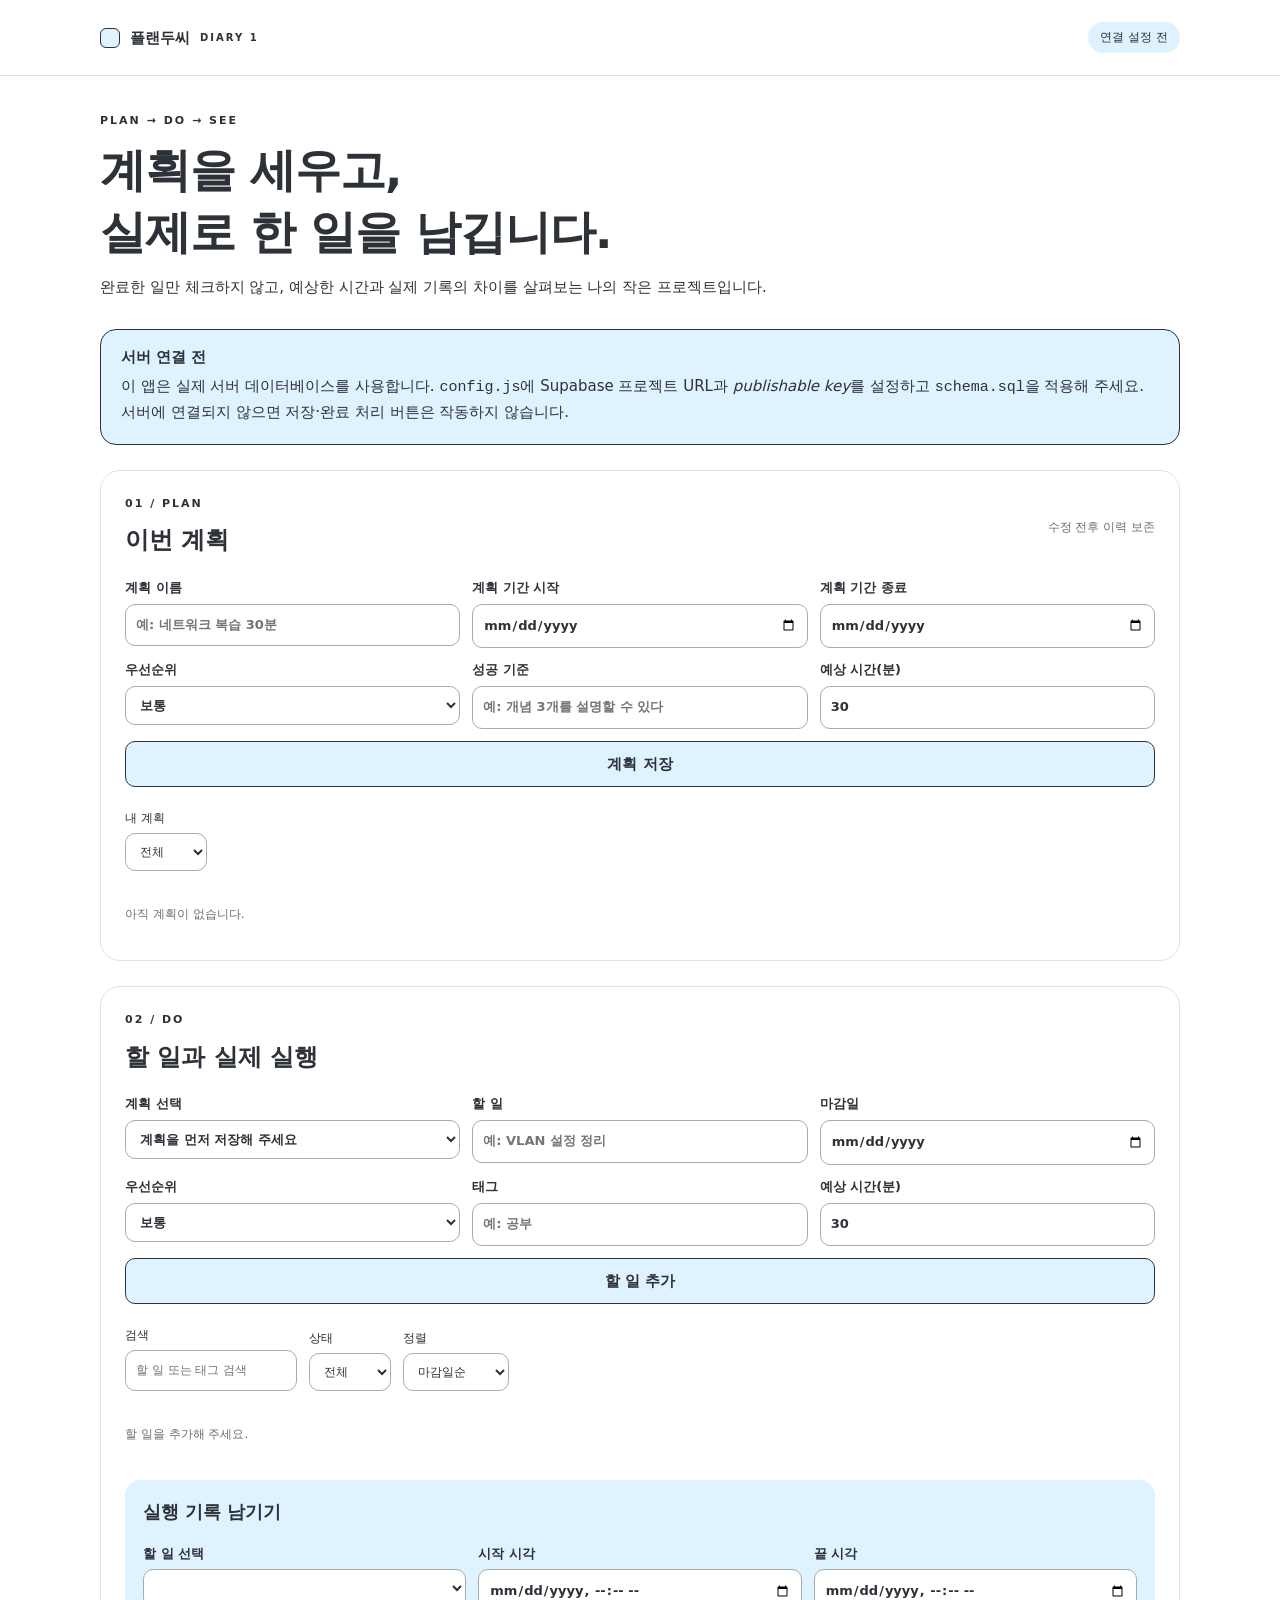
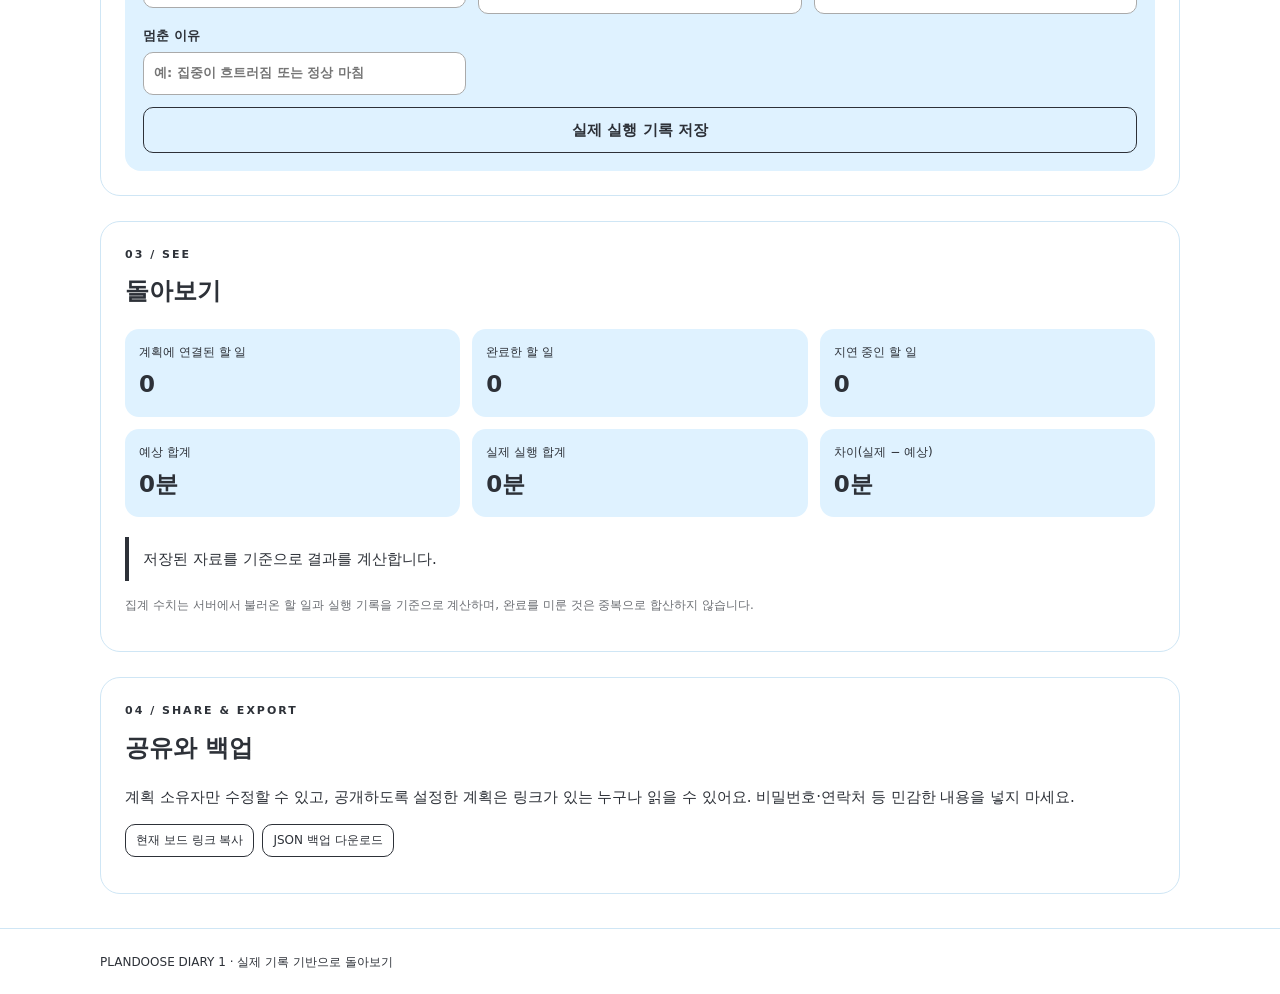
<file: t06/index.html>
<!doctype html><html lang="ko"><head><meta charset="utf-8"><meta name="viewport" content="width=device-width,initial-scale=1"><title>플랜두씨 다이어리 | 계획에서 돌아보기까지</title><link rel="stylesheet" href="styles.css"><script type="module" src="script.js"></script></head><body>
<header><div class="wrap top"><a href="./" class="brand"><span class="logo"></span> 플랜두씨 <small>DIARY 1</small></a><span id="connection" class="pill">연결 설정 전</span></div></header>
<main class="wrap"><section class="intro"><p class="over">PLAN → DO → SEE</p><h1>계획을 세우고,<br>실제로 한 일을 남깁니다.</h1><p>완료한 일만 체크하지 않고, 예상한 시간과 실제 기록의 차이를 살펴보는 나의 작은 프로젝트입니다.</p></section>
<section id="setup" class="notice"><strong>서버 연결 전</strong><p>이 앱은 실제 서버 데이터베이스를 사용합니다. <code>config.js</code>에 Supabase 프로젝트 URL과 <em>publishable key</em>를 설정하고 <code>schema.sql</code>을 적용해 주세요. 서버에 연결되지 않으면 저장·완료 처리 버튼은 작동하지 않습니다.</p></section>
<section class="panel"><div class="heading"><div><p class="over">01 / PLAN</p><h2>이번 계획</h2></div><span class="muted">수정 전후 이력 보존</span></div><form id="plan-form" class="form-grid"><label>계획 이름<input id="plan-title" required maxlength="100" placeholder="예: 네트워크 복습 30분"></label><label>계획 기간 시작<input id="plan-from" type="date" required></label><label>계획 기간 종료<input id="plan-to" type="date" required></label><label>우선순위<select id="plan-priority"><option value="high">높음</option><option value="medium" selected>보통</option><option value="low">낮음</option></select></label><label>성공 기준<input id="plan-goal" required maxlength="160" placeholder="예: 개념 3개를 설명할 수 있다"></label><label>예상 시간(분)<input id="plan-minutes" type="number" min="1" max="1440" value="30" required></label><button class="primary wide" type="submit">계획 저장</button></form><div class="filters"><label>내 계획 <select id="plan-filter"><option value="all">전체</option><option value="active">진행 중</option><option value="closed">종료</option></select></label></div><div id="plans" class="stack"><p class="muted">아직 계획이 없습니다.</p></div></section>
<section class="panel"><div class="heading"><div><p class="over">02 / DO</p><h2>할 일과 실제 실행</h2></div></div><form id="task-form" class="form-grid"><label>계획 선택<select id="task-plan" required><option value="">계획을 먼저 저장해 주세요</option></select></label><label>할 일<input id="task-title" required maxlength="140" placeholder="예: VLAN 설정 정리"></label><label>마감일<input id="task-due" type="date" required></label><label>우선순위<select id="task-priority"><option value="high">높음</option><option value="medium" selected>보통</option><option value="low">낮음</option></select></label><label>태그<input id="task-tag" maxlength="30" placeholder="예: 공부"></label><label>예상 시간(분)<input id="task-minutes" type="number" min="1" max="1440" value="30" required></label><button class="primary wide" type="submit">할 일 추가</button></form><div class="filters"><label>검색 <input id="search" placeholder="할 일 또는 태그 검색"></label><label>상태 <select id="status-filter"><option value="all">전체</option><option value="todo">할 일</option><option value="doing">진행 중</option><option value="done">완료</option></select></label><label>정렬 <select id="sort"><option value="due">마감일순</option><option value="priority">우선순위순</option><option value="minutes">예상 시간순</option></select></label></div><div id="tasks" class="stack"><p class="muted">할 일을 추가해 주세요.</p></div>
<div class="subpanel"><h3>실행 기록 남기기</h3><form id="log-form" class="form-grid"><label>할 일 선택<select id="log-task" required></select></label><label>시작 시각<input id="log-start" type="datetime-local" required></label><label>끝 시각<input id="log-end" type="datetime-local" required></label><label>멈춘 이유<input id="log-reason" maxlength="180" placeholder="예: 집중이 흐트러짐 또는 정상 마침"></label><button class="primary wide" type="submit">실제 실행 기록 저장</button></form><div id="logs" class="stack"></div></div></section>
<section class="panel"><div class="heading"><div><p class="over">03 / SEE</p><h2>돌아보기</h2></div></div><div class="summary"><div><span>계획에 연결된 할 일</span><strong id="total-tasks">0</strong></div><div><span>완료한 할 일</span><strong id="done-tasks">0</strong></div><div><span>지연 중인 할 일</span><strong id="late-tasks">0</strong></div><div><span>예상 합계</span><strong id="expected-total">0분</strong></div><div><span>실제 실행 합계</span><strong id="actual-total">0분</strong></div><div><span>차이(실제 − 예상)</span><strong id="difference">0분</strong></div></div><p id="reflection" class="insight">저장된 자료를 기준으로 결과를 계산합니다.</p><p class="muted">집계 수치는 서버에서 불러온 할 일과 실행 기록을 기준으로 계산하며, 완료를 미룬 것은 중복으로 합산하지 않습니다.</p></section>
<section class="panel"><div class="heading"><div><p class="over">04 / SHARE &amp; EXPORT</p><h2>공유와 백업</h2></div></div><p>계획 소유자만 수정할 수 있고, 공개하도록 설정한 계획은 링크가 있는 누구나 읽을 수 있어요. 비밀번호·연락처 등 민감한 내용을 넣지 마세요.</p><div class="actions"><button id="copy-link" type="button">현재 보드 링크 복사</button><button id="export" type="button">JSON 백업 다운로드</button></div><p id="share-msg" class="muted"></p></section><div role="status" id="toast" aria-live="polite"></div></main><footer><div class="wrap">PLANDOOSE DIARY 1 · 실제 기록 기반으로 돌아보기</div></footer></body></html>
</file>
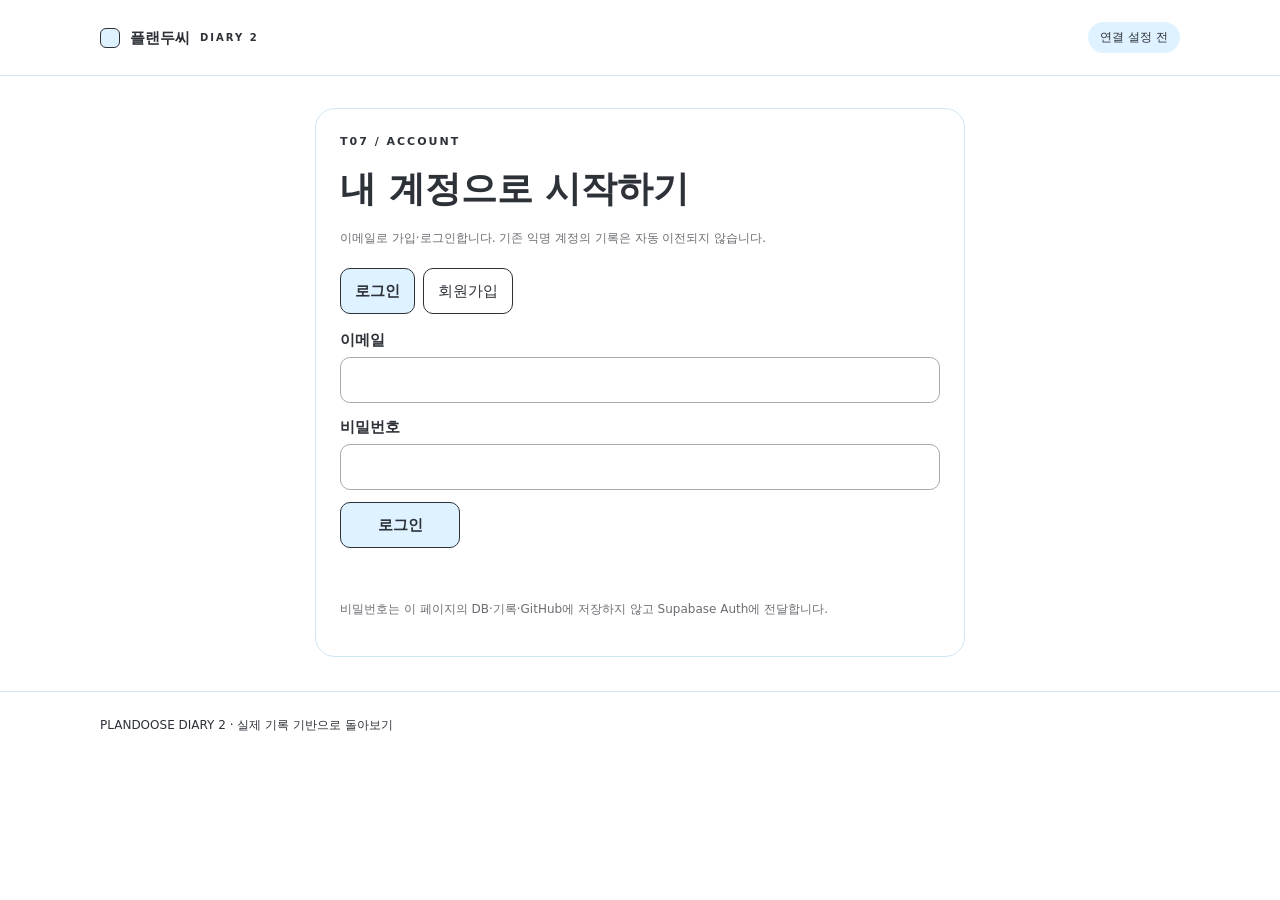
<file: t07/index.html>
<!doctype html><html lang="ko"><head><meta charset="utf-8"><meta name="viewport" content="width=device-width,initial-scale=1"><title>플랜두씨 다이어리 2 | 계정으로 이어가기</title><link rel="stylesheet" href="styles.css"><script type="module" src="script.js"></script></head><body>
<header><div class="wrap top"><a href="./" class="brand"><span class="logo"></span> 플랜두씨 <small>DIARY 2</small></a><span id="connection" class="pill">연결 설정 전</span></div></header>
<main class="wrap">
<section id="auth-panel" class="panel auth-panel">
  <p class="over">T07 / ACCOUNT</p>
  <h1>내 계정으로 시작하기</h1>
  <p class="muted">이메일로 가입·로그인합니다. 기존 익명 계정의 기록은 자동 이전되지 않습니다.</p>
  <div class="auth-tabs">
    <button id="show-login" type="button" aria-pressed="true">로그인</button>
    <button id="show-signup" type="button" aria-pressed="false">회원가입</button>
  </div>
  <form id="auth-form" class="auth-form">
    <label>이메일<input id="auth-email" type="email" autocomplete="email" required maxlength="254"></label>
    <label>비밀번호<input id="auth-password" type="password" autocomplete="current-password" minlength="6" required></label>
    <button type="submit" id="auth-submit" class="primary">로그인</button>
  </form>
  <p id="auth-message" role="status" aria-live="polite"></p>
  <p class="muted">비밀번호는 이 페이지의 DB·기록·GitHub에 저장하지 않고 Supabase Auth에 전달합니다.</p>
</section>
<section id="app-content" hidden>
<div class="auth-session"><span id="account-label"></span><button id="logout" type="button">로그아웃</button></div><section class="intro"><p class="over">PLAN → DO → SEE</p><h1>계획을 세우고,<br>실제로 한 일을 남깁니다.</h1><p>완료한 일만 체크하지 않고, 예상한 시간과 실제 기록의 차이를 살펴보는 나의 작은 프로젝트입니다.</p></section>
<section id="setup" class="notice"><strong>서버 연결 전</strong><p>이 앱은 실제 서버 데이터베이스를 사용합니다. <code>config.js</code>에 Supabase 프로젝트 URL과 <em>publishable key</em>를 설정하고 <code>schema.sql</code>을 적용해 주세요. 서버에 연결되지 않으면 저장·완료 처리 버튼은 작동하지 않습니다.</p></section>
<section class="panel"><div class="heading"><div><p class="over">01 / PLAN</p><h2>이번 계획</h2></div><span class="muted">수정 전후 이력 보존</span></div><form id="plan-form" class="form-grid"><label>계획 이름<input id="plan-title" required maxlength="100" placeholder="예: 네트워크 복습 30분"></label><label>계획 기간 시작<input id="plan-from" type="date" required></label><label>계획 기간 종료<input id="plan-to" type="date" required></label><label>우선순위<select id="plan-priority"><option value="high">높음</option><option value="medium" selected>보통</option><option value="low">낮음</option></select></label><label>성공 기준<input id="plan-goal" required maxlength="160" placeholder="예: 개념 3개를 설명할 수 있다"></label><label>예상 시간(분)<input id="plan-minutes" type="number" min="1" max="1440" value="30" required></label><button class="primary wide" type="submit">계획 저장</button></form><div class="filters"><label>내 계획 <select id="plan-filter"><option value="all">전체</option><option value="active">진행 중</option><option value="closed">종료</option></select></label></div><div id="plans" class="stack"><p class="muted">아직 계획이 없습니다.</p></div></section>
<section class="panel"><div class="heading"><div><p class="over">02 / DO</p><h2>할 일과 실제 실행</h2></div></div><form id="task-form" class="form-grid"><label>계획 선택<select id="task-plan" required><option value="">계획을 먼저 저장해 주세요</option></select></label><label>할 일<input id="task-title" required maxlength="140" placeholder="예: VLAN 설정 정리"></label><label>마감일<input id="task-due" type="date" required></label><label>우선순위<select id="task-priority"><option value="high">높음</option><option value="medium" selected>보통</option><option value="low">낮음</option></select></label><label>태그<input id="task-tag" maxlength="30" placeholder="예: 공부"></label><label>예상 시간(분)<input id="task-minutes" type="number" min="1" max="1440" value="30" required></label><button class="primary wide" type="submit">할 일 추가</button></form><div class="filters"><label>검색 <input id="search" placeholder="할 일 또는 태그 검색"></label><label>상태 <select id="status-filter"><option value="all">전체</option><option value="todo">할 일</option><option value="doing">진행 중</option><option value="done">완료</option></select></label><label>정렬 <select id="sort"><option value="due">마감일순</option><option value="priority">우선순위순</option><option value="minutes">예상 시간순</option></select></label></div><div id="tasks" class="stack"><p class="muted">할 일을 추가해 주세요.</p></div>
<div class="subpanel"><h3>실행 기록 남기기</h3><form id="log-form" class="form-grid"><label>할 일 선택<select id="log-task" required></select></label><label>시작 시각<input id="log-start" type="datetime-local" required></label><label>끝 시각<input id="log-end" type="datetime-local" required></label><label>멈춘 이유<input id="log-reason" maxlength="180" placeholder="예: 집중이 흐트러짐 또는 정상 마침"></label><button class="primary wide" type="submit">실제 실행 기록 저장</button></form><div id="logs" class="stack"></div></div></section>
<section class="panel"><div class="heading"><div><p class="over">03 / SEE</p><h2>돌아보기</h2></div></div><div class="summary"><div><span>계획에 연결된 할 일</span><strong id="total-tasks">0</strong></div><div><span>완료한 할 일</span><strong id="done-tasks">0</strong></div><div><span>지연 중인 할 일</span><strong id="late-tasks">0</strong></div><div><span>예상 합계</span><strong id="expected-total">0분</strong></div><div><span>실제 실행 합계</span><strong id="actual-total">0분</strong></div><div><span>차이(실제 − 예상)</span><strong id="difference">0분</strong></div></div><p id="reflection" class="insight">저장된 자료를 기준으로 결과를 계산합니다.</p><p class="muted">집계 수치는 서버에서 불러온 할 일과 실행 기록을 기준으로 계산하며, 완료를 미룬 것은 중복으로 합산하지 않습니다.</p></section>
<section class="panel"><div class="heading"><div><p class="over">04 / SHARE &amp; EXPORT</p><h2>공유와 백업</h2></div></div><p>계획 소유자만 수정할 수 있고, 공개하도록 설정한 계획은 링크가 있는 누구나 읽을 수 있어요. 비밀번호·연락처 등 민감한 내용을 넣지 마세요.</p><div class="actions"><button id="copy-link" type="button">현재 보드 링크 복사</button><button id="export" type="button">JSON 백업 다운로드</button></div><p id="share-msg" class="muted"></p></section></section><div role="status" id="toast" aria-live="polite"></div></main><footer><div class="wrap">PLANDOOSE DIARY 2 · 실제 기록 기반으로 돌아보기</div></footer></body></html>
</file>
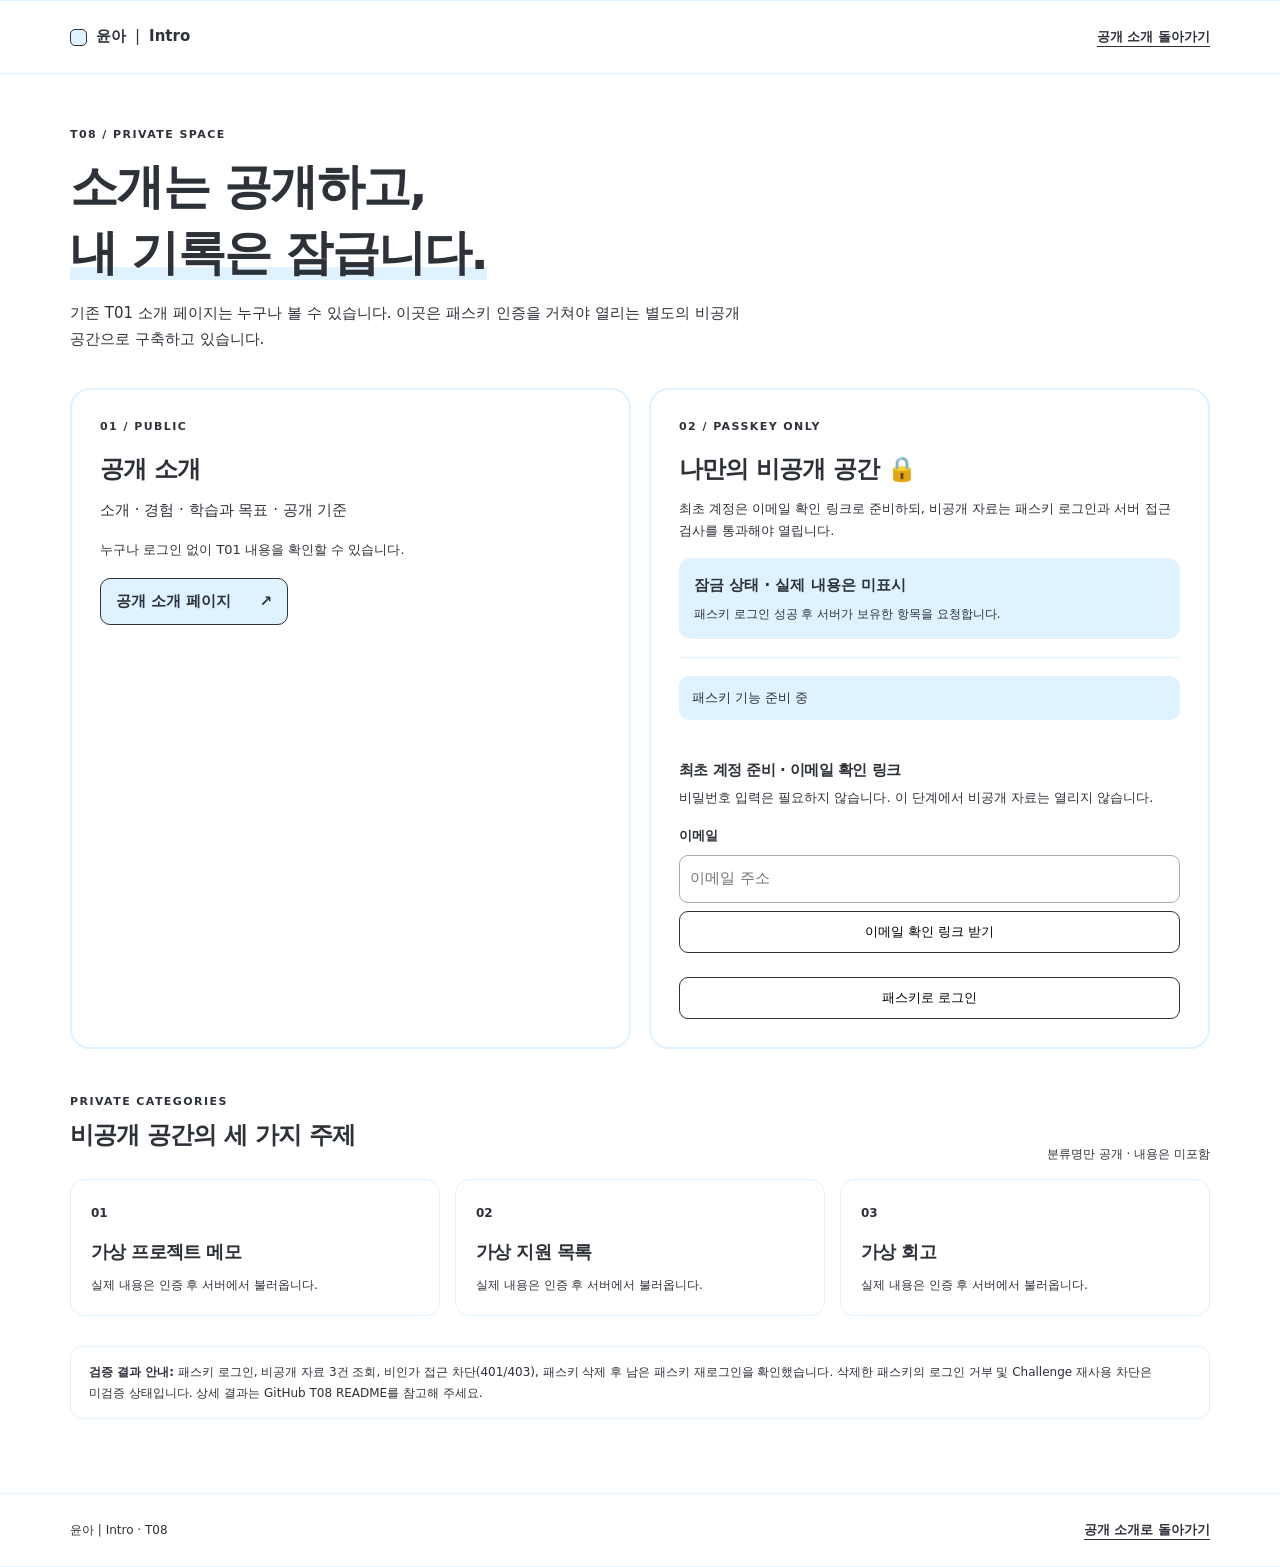
<file: t08/index.html>
<!doctype html>
<html lang="ko">
<head>
  <meta charset="utf-8">
  <meta name="viewport" content="width=device-width, initial-scale=1">
  <meta name="color-scheme" content="light">
  <meta name="description" content="T01 공개 소개 페이지에서 이어지는 T08 패스키 비공개 영역 안내입니다.">
  <title>T08 | 패스키로 잠그는 비공개 공간</title>
  <link rel="icon" href="data:,">
  <link rel="stylesheet" href="styles.css">
  <script type="module" src="passkey.js"></script>
</head>
<body>
  <a class="skip-link" href="#main">본문 바로가기</a>
  <header class="site-header">
    <div class="shell header-inner">
      <a href="../" class="brand"><span class="brand-mark" aria-hidden="true"></span>윤아 <span class="brand-divider">|</span> Intro</a>
      <nav aria-label="페이지 이동"><a href="../">공개 소개 돌아가기</a></nav>
    </div>
  </header>
  <main class="shell" id="main">
    <p class="over">T08 / PRIVATE SPACE</p>
    <h1>소개는 공개하고,<br><span class="underline-sky">내 기록은 잠급니다.</span></h1>
    <p class="lead">기존 T01 소개 페이지는 누구나 볼 수 있습니다. 이곳은 패스키 인증을 거쳐야 열리는 별도의 비공개 공간으로 구축하고 있습니다.</p>
    <div class="grid">
      <section class="panel public" aria-labelledby="public-heading">
        <p class="eyebrow">01 / PUBLIC</p>
        <h2 id="public-heading">공개 소개</h2>
        <p>소개 · 경험 · 학습과 목표 · 공개 기준</p>
        <p class="small">누구나 로그인 없이 T01 내용을 확인할 수 있습니다.</p>
        <a class="action" href="../">공개 소개 페이지 <span aria-hidden="true">↗</span></a>
      </section>
      <section class="panel private" aria-labelledby="private-heading">
        <p class="eyebrow">02 / PASSKEY ONLY</p>
        <h2 id="private-heading">나만의 비공개 공간 <span aria-hidden="true">🔒</span></h2>
        <p class="small">최초 계정은 이메일 확인 링크로 준비하되, 비공개 자료는 패스키 로그인과 서버 접근 검사를 통과해야 열립니다.</p>
        <div class="locked" role="status" aria-live="polite">
          <strong id="t08-lock-status">잠금 상태 · 실제 내용은 미표시</strong>
          <p id="t08-lock-description">패스키 로그인 성공 후 서버가 보유한 항목을 요청합니다.</p>
        </div>
        <div class="t08-auth-box">
          <p id="t08-auth-message" class="t08-auth-message" role="status" aria-live="polite">패스키 기능 준비 중</p>
          <div id="t08-email-setup">
            <h3>최초 계정 준비 · 이메일 확인 링크</h3>
            <p class="small">비밀번호 입력은 필요하지 않습니다. 이 단계에서 비공개 자료는 열리지 않습니다.</p>
            <form id="t08-email-form" class="t08-email-form">
              <label for="t08-email">이메일</label>
              <input id="t08-email" name="email" type="email" autocomplete="email" required maxlength="254" placeholder="이메일 주소" />
              <button id="t08-email-submit" type="submit">이메일 확인 링크 받기</button>
            </form>
          </div>
          <button id="t08-passkey-login" type="button">패스키로 로그인</button>
          <div id="t08-signed-in" hidden>
            <div class="t08-session-row"><span>계정 세션 확인됨 (비공개 열람과 별개)</span><button id="t08-logout" type="button">로그아웃</button></div>
            <button id="t08-fetch-private" type="button">비공개 자료 서버 조회 검사</button>
          </div>
          <div id="t08-enroll" hidden>
            <h3>패스키 등록·관리</h3>
            <p class="small">계정 확인 후 기기에서 패스키를 만들고, 다른 기기에도 1개를 더 등록해 주세요.</p>
            <div class="t08-session-row"><button id="t08-register" type="button">패스키 등록</button><button id="t08-reload-keys" type="button">목록 새로고침</button><span id="t08-passkey-count"></span></div>
            <div id="t08-passkey-list" class="t08-passkey-list" aria-live="polite"></div>
          </div>
          <section id="t08-private-data" hidden aria-label="서버에서 확인된 비공개 내용">
            <h3>서버에서 불러온 비공개 내용</h3>
            <div id="t08-items"></div>
          </section>
        </div>
      </section>
    </div>
    <section class="catalog" aria-labelledby="catalog-heading">
      <div class="catalog-heading">
        <div><p class="eyebrow">PRIVATE CATEGORIES</p><h2 id="catalog-heading">비공개 공간의 세 가지 주제</h2></div>
        <span class="tip">분류명만 공개 · 내용은 미포함</span>
      </div>
      <div class="tile-grid">
        <article class="tile"><span class="number">01</span><h3>가상 프로젝트 메모</h3><p>실제 내용은 인증 후 서버에서 불러옵니다.</p></article>
        <article class="tile"><span class="number">02</span><h3>가상 지원 목록</h3><p>실제 내용은 인증 후 서버에서 불러옵니다.</p></article>
        <article class="tile"><span class="number">03</span><h3>가상 회고</h3><p>실제 내용은 인증 후 서버에서 불러옵니다.</p></article>
      </div>
    </section>
    <p class="notice">
      <strong>검증 결과 안내:</strong>
      패스키 로그인, 비공개 자료 3건 조회,
      비인가 접근 차단(401/403),
      패스키 삭제 후 남은 패스키 재로그인을 확인했습니다.
      삭제한 패스키의 로그인 거부 및
      Challenge 재사용 차단은 미검증 상태입니다.
      상세 결과는 GitHub T08 README를 참고해 주세요.
    </p>
  </main>
  <footer class="site-footer"><div class="shell footer-inner"><span>윤아 | Intro · T08</span><a href="../">공개 소개로 돌아가기</a></div></footer>
</body>
</html>
</file>
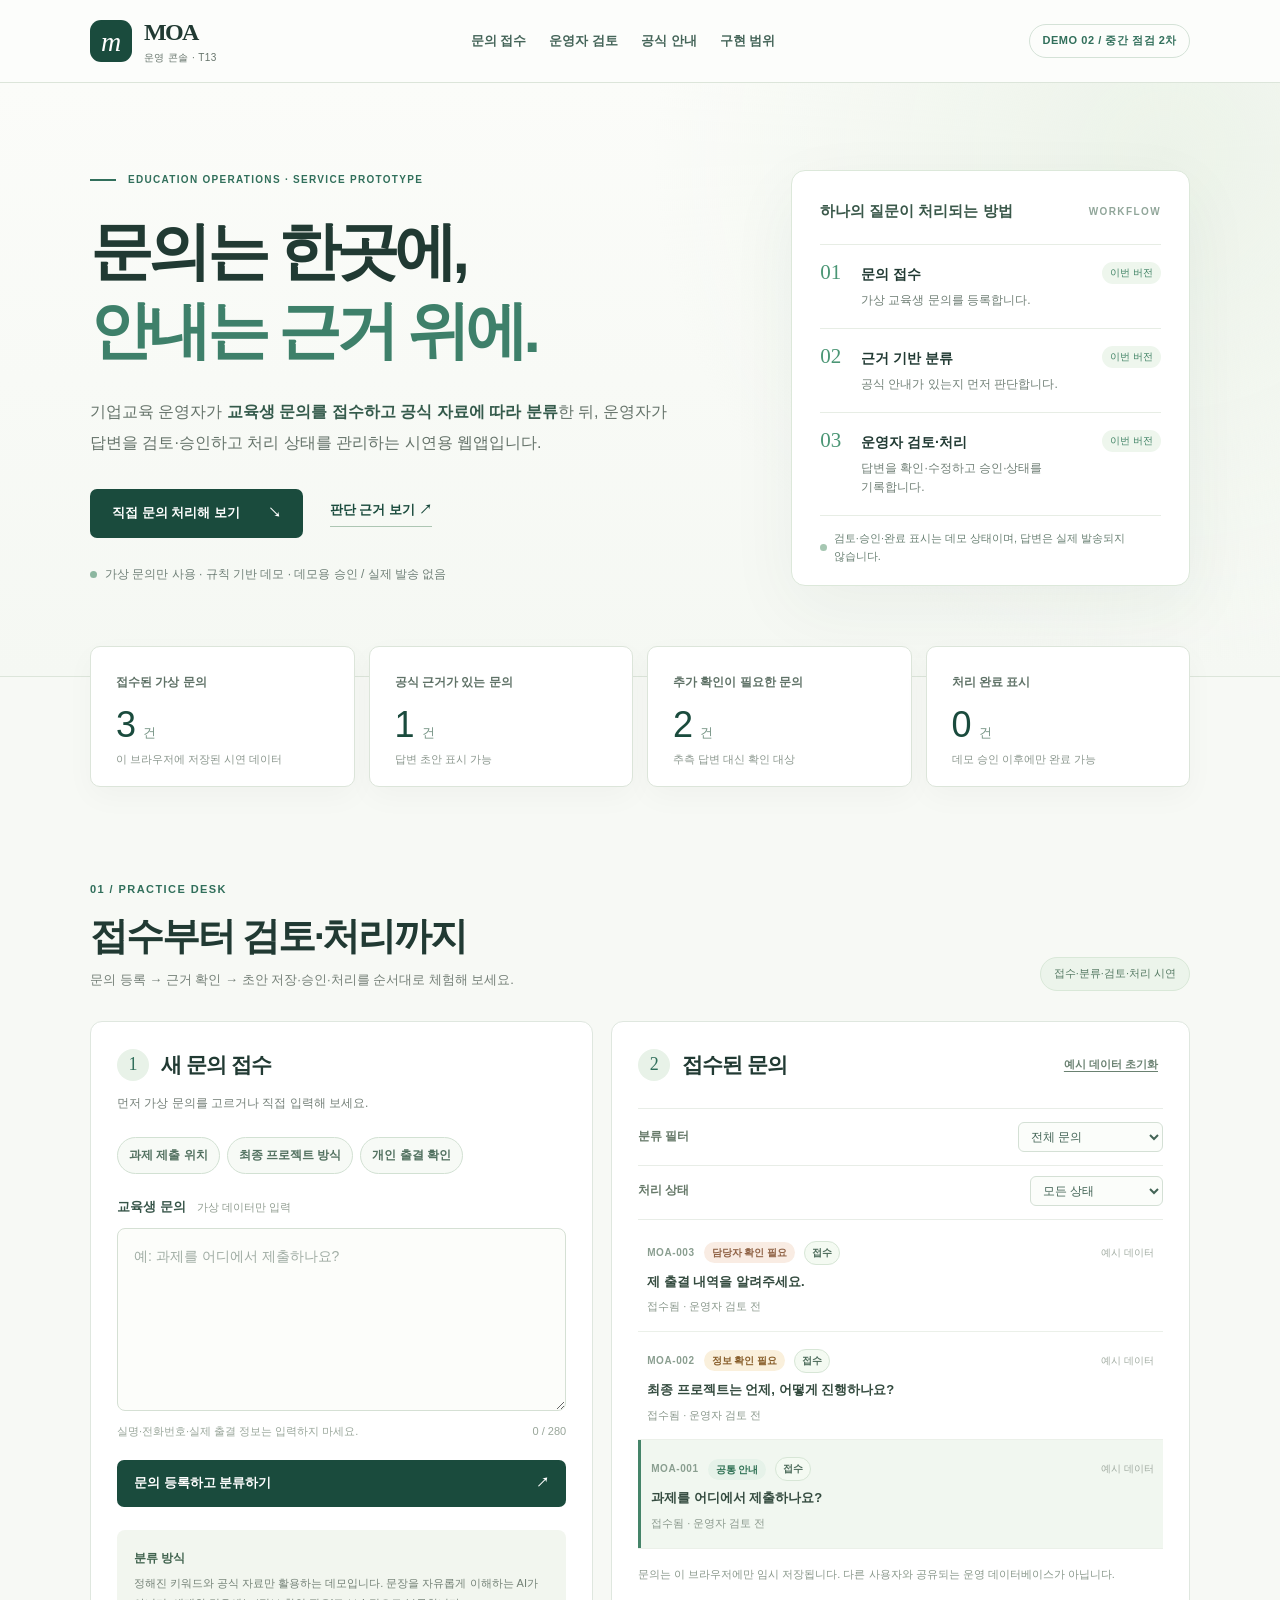
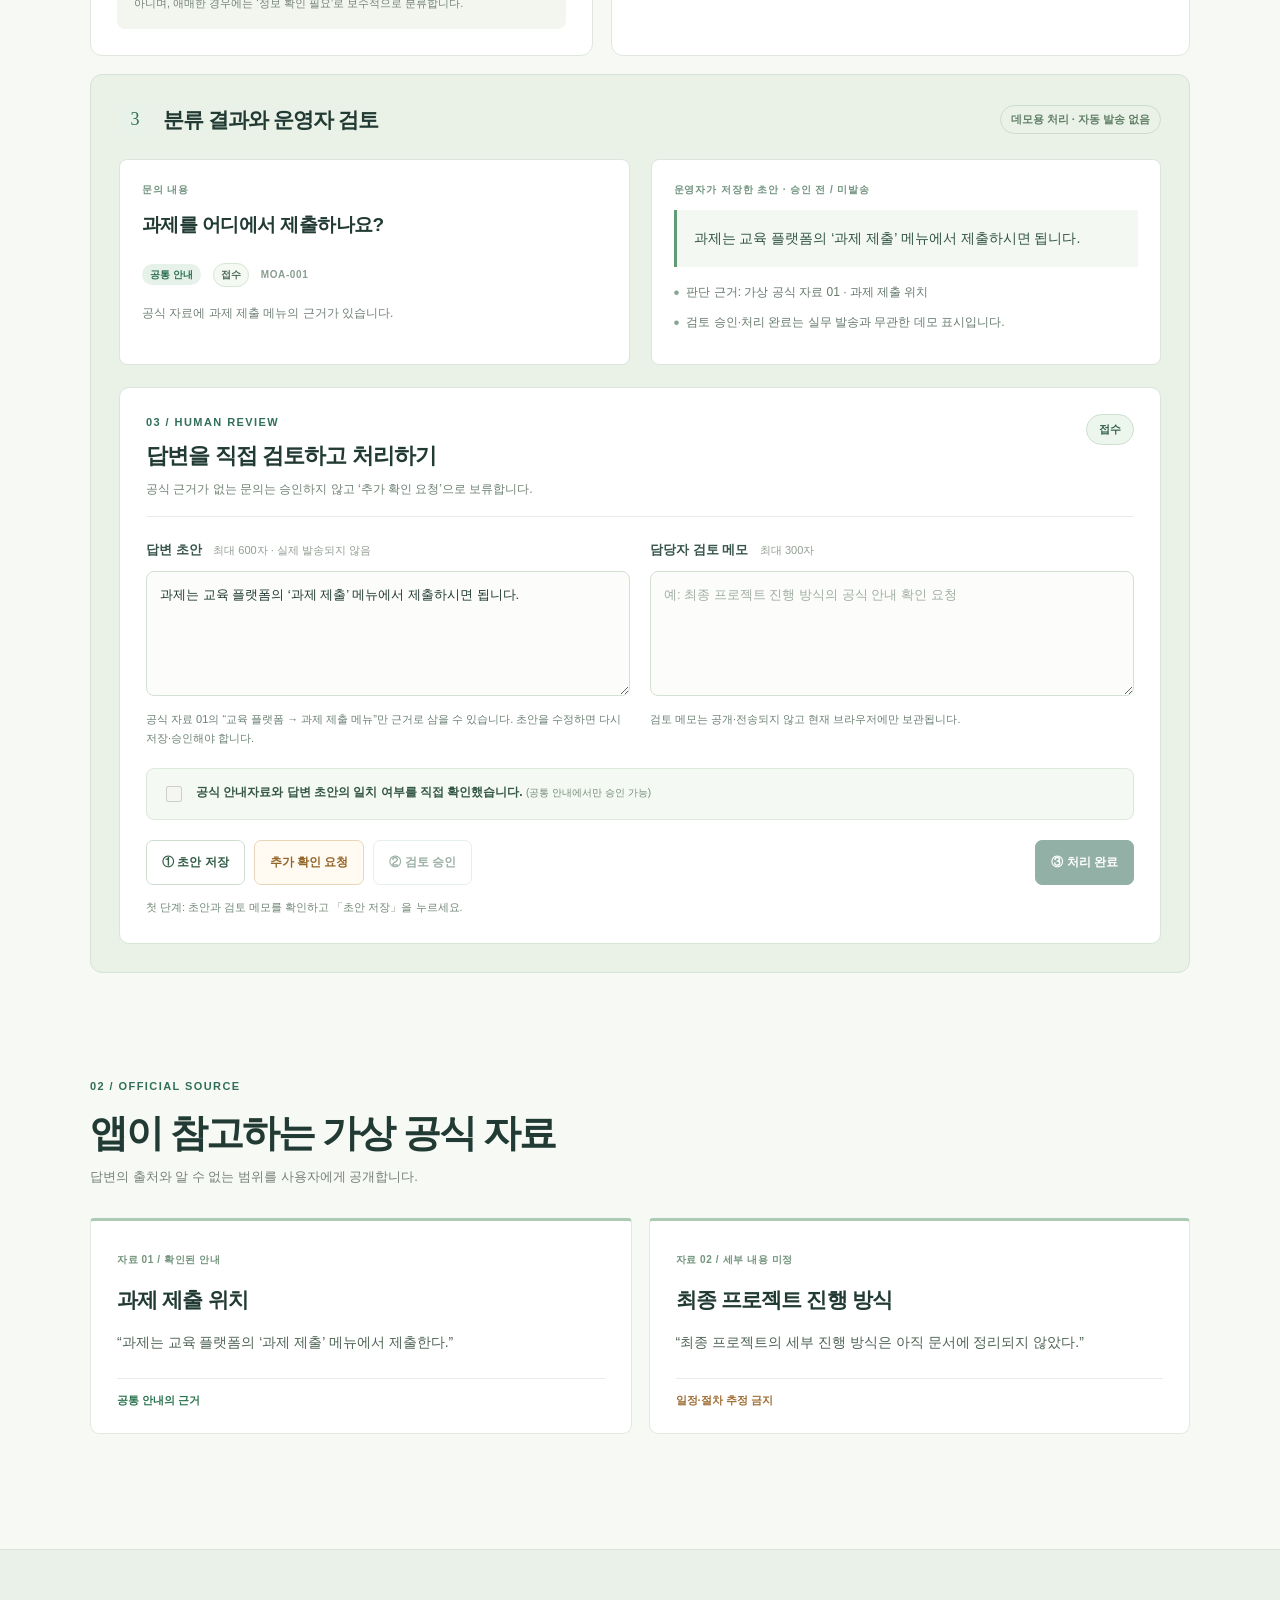
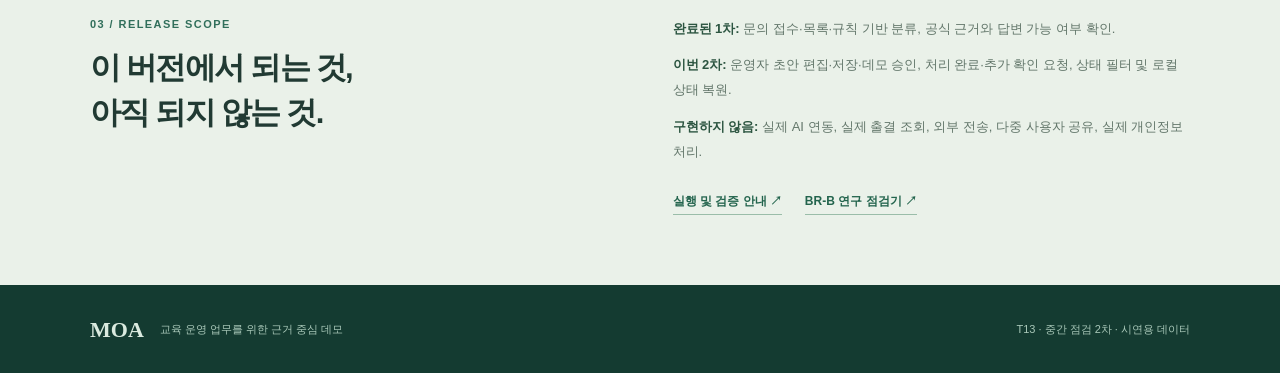
<file: t13/index.html>
<!doctype html>
<html lang="ko">
<head>
  <meta charset="utf-8">
  <meta name="viewport" content="width=device-width,initial-scale=1">
  <meta name="theme-color" content="#183c35">
  <meta name="description" content="기업교육 운영자가 가상 문의를 접수하고 공식 자료 기반 분류부터 답변 검토, 승인, 처리까지 시연하는 MOA 운영 콘솔입니다.">
  <title>MOA 운영 콘솔 | 기업교육 문의 접수·검토·처리</title>
  <link rel="icon" href="data:,">
  <link rel="stylesheet" href="style.css">
  <script src="app.js" defer></script>
</head>
<body>
  <a href="#workspace" class="skip-link">문의 실습으로 이동</a>
  <header class="topbar">
    <div class="wrap bar-inner">
      <a class="identity" href="index.html" aria-label="MOA 운영 콘솔 첫 화면">
        <span class="mark" aria-hidden="true">m</span><span class="name-group"><strong>MOA</strong><small>운영 콘솔 · T13</small></span>
      </a>
      <nav class="nav" aria-label="메인 메뉴"><a href="#workspace">문의 접수</a><a href="#reviewDesk">운영자 검토</a><a href="#policy">공식 안내</a><a href="#scope">구현 범위</a></nav>
      <span class="version">DEMO 02 / 중간 점검 2차</span>
    </div>
  </header>

  <main>
    <section class="intro-section">
      <div class="wrap intro-grid">
        <div>
          <p class="eyebrow"><span class="eyebrow-rule"></span>EDUCATION OPERATIONS · SERVICE PROTOTYPE</p>
          <h1>문의는 한곳에,<br><em>안내는 근거 위에.</em></h1>
          <p class="lead">기업교육 운영자가 <strong>교육생 문의를 접수하고 공식 자료에 따라 분류</strong>한 뒤, 운영자가 답변을 검토·승인하고 처리 상태를 관리하는 시연용 웹앱입니다.</p>
          <div class="hero-actions"><a class="primary-link" href="#workspace">직접 문의 처리해 보기 <span aria-hidden="true">↘</span></a><a class="secondary-link" href="#policy">판단 근거 보기 <span aria-hidden="true">↗</span></a></div>
          <p class="disclaimer"><span class="disclaimer-dot" aria-hidden="true"></span>가상 문의만 사용 · 규칙 기반 데모 · 데모용 승인 / 실제 발송 없음</p>
        </div>
        <aside class="concept" aria-label="업무 흐름">
          <p class="concept-title">하나의 질문이 처리되는 방법 <span>WORKFLOW</span></p>
          <div class="stage"><span class="stage-number">01</span><div><strong>문의 접수</strong><p>가상 교육생 문의를 등록합니다.</p></div><span class="stage-status">이번 버전</span></div>
          <div class="stage"><span class="stage-number">02</span><div><strong>근거 기반 분류</strong><p>공식 안내가 있는지 먼저 판단합니다.</p></div><span class="stage-status">이번 버전</span></div>
          <div class="stage"><span class="stage-number">03</span><div><strong>운영자 검토·처리</strong><p>답변을 확인·수정하고 승인·상태를 기록합니다.</p></div><span class="stage-status">이번 버전</span></div>
          <div class="concept-foot"><span class="pulse"></span>검토·승인·완료 표시는 데모 상태이며, 답변은 실제 발송되지 않습니다.</div>
        </aside>
      </div>
    </section>

    <section class="metric-section wrap" aria-label="현재 문의 요약">
      <article class="metric"><span>접수된 가상 문의</span><div class="metric-number" id="totalCount">0 <small>건</small></div><p>이 브라우저에 저장된 시연 데이터</p></article>
      <article class="metric"><span>공식 근거가 있는 문의</span><div class="metric-number" id="commonCount">0 <small>건</small></div><p>답변 초안 표시 가능</p></article>
      <article class="metric"><span>추가 확인이 필요한 문의</span><div class="metric-number" id="reviewCount">0 <small>건</small></div><p>추측 답변 대신 확인 대상</p></article>
      <article class="metric"><span>처리 완료 표시</span><div class="metric-number" id="completedCount">0 <small>건</small></div><p>데모 승인 이후에만 완료 가능</p></article>
    </section>

    <section id="workspace" class="workspace wrap" aria-labelledby="workTitle">
      <div class="section-heading"><div><p class="eyebrow small">01 / PRACTICE DESK</p><h2 id="workTitle">접수부터 검토·처리까지</h2><p>문의 등록 → 근거 확인 → 초안 저장·승인·처리를 순서대로 체험해 보세요.</p></div><span class="scope-pill">접수·분류·검토·처리 시연</span></div>
      <div class="workspace-grid">
        <section class="panel composer" aria-labelledby="newTitle">
          <div class="panel-heading"><span class="step-circle">1</span><h3 id="newTitle">새 문의 접수</h3></div>
          <p class="panel-caption">먼저 가상 문의를 고르거나 직접 입력해 보세요.</p>
          <div class="quick-examples" aria-label="예시 문의 선택">
            <button class="example" type="button" data-example="assignment">과제 제출 위치</button>
            <button class="example" type="button" data-example="project">최종 프로젝트 방식</button>
            <button class="example" type="button" data-example="attendance">개인 출결 확인</button>
          </div>
          <form id="inquiryForm" novalidate>
            <label for="inquiryText" class="input-label">교육생 문의 <span>가상 데이터만 입력</span></label>
            <textarea id="inquiryText" name="inquiryText" maxlength="280" rows="6" placeholder="예: 과제를 어디에서 제출하나요?" aria-describedby="inputHint inputError"></textarea>
            <div class="input-footer"><span id="inputHint">실명·전화번호·실제 출결 정보는 입력하지 마세요.</span><span id="charCount">0 / 280</span></div>
            <p id="inputError" class="input-error" role="alert" hidden></p>
            <button class="submit-button" type="submit">문의 등록하고 분류하기 <span aria-hidden="true">↗</span></button>
          </form>
          <div class="rule-note"><strong>분류 방식</strong><p>정해진 키워드와 공식 자료만 활용하는 데모입니다. 문장을 자유롭게 이해하는 AI가 아니며, 애매한 경우에는 ‘정보 확인 필요’로 보수적으로 분류합니다.</p></div>
        </section>

        <section class="panel inbox" aria-labelledby="listTitle">
          <div class="panel-heading inbox-head"><div class="head-inline"><span class="step-circle">2</span><h3 id="listTitle">접수된 문의</h3></div><button class="reset-button" type="button" id="resetBtn">예시 데이터 초기화</button></div>
          <div class="list-toolbar"><label for="filterSelect">분류 필터</label><select id="filterSelect"><option value="all">전체 문의</option><option value="common">공통 안내</option><option value="info">정보 확인 필요</option><option value="private">담당자 확인 필요</option><option value="personal">개별 상담</option></select></div>
          <div class="list-toolbar status-toolbar"><label for="statusFilter">처리 상태</label><select id="statusFilter"><option value="all">모든 상태</option><option value="received">접수</option><option value="in_review">검토 중</option><option value="approved">승인됨</option><option value="needs_info">추가 확인 요청</option><option value="completed">처리 완료</option></select></div>
          <ul class="ticket-list" id="ticketList" aria-label="문의 목록"></ul>
          <div class="empty-list" id="emptyList" hidden>이 분류에 해당하는 문의가 없어요. 필터를 바꾸거나 새 문의를 등록해 보세요.</div>
          <p class="list-help">문의는 이 브라우저에만 임시 저장됩니다. 다른 사용자와 공유되는 운영 데이터베이스가 아닙니다.</p>
        </section>
      </div>
      <section class="review-panel" id="reviewDesk" aria-labelledby="detailTitle">
        <div class="review-heading"><div class="head-inline"><span class="step-circle">3</span><h3 id="detailTitle">분류 결과와 운영자 검토</h3></div><span class="small-flag">데모용 처리 · 자동 발송 없음</span></div>
        <div id="ticketDetail" class="ticket-detail" aria-live="polite"></div>
        <form id="reviewForm" class="review-form" novalidate>
          <div class="review-form-head">
            <div><p class="eyebrow small">03 / HUMAN REVIEW</p><h4>답변을 직접 검토하고 처리하기</h4><p>공식 근거가 없는 문의는 승인하지 않고 ‘추가 확인 요청’으로 보류합니다.</p></div>
            <span id="reviewStatus" class="workflow-status" role="status">접수</span>
          </div>
          <div class="review-fields">
            <div><label class="input-label" for="replyDraft">답변 초안 <span>최대 600자 · 실제 발송되지 않음</span></label>
              <textarea id="replyDraft" maxlength="600" rows="4" placeholder="공식 근거가 있는 경우에만 답변을 작성합니다."></textarea>
              <p class="review-helper" id="draftHint">초안을 저장한 뒤 확인하고 승인하세요.</p></div>
            <div><label class="input-label" for="reviewNote">담당자 검토 메모 <span>최대 300자</span></label>
              <textarea id="reviewNote" maxlength="300" rows="4" placeholder="예: 최종 프로젝트 진행 방식의 공식 안내 확인 요청"></textarea>
              <p class="review-helper">검토 메모는 공개·전송되지 않고 현재 브라우저에만 보관됩니다.</p></div>
          </div>
          <label class="review-confirm"><input type="checkbox" id="sourceConfirmed"><span>공식 안내자료와 답변 초안의 일치 여부를 직접 확인했습니다. <small>(공통 안내에서만 승인 가능)</small></span></label>
          <p class="review-error" id="reviewError" role="alert" hidden></p>
          <div class="review-actions">
            <button type="button" class="workflow-button secondary" id="saveDraftBtn">① 초안 저장</button>
            <button type="button" class="workflow-button caution" id="requestInfoBtn">추가 확인 요청</button>
            <button type="button" class="workflow-button secondary" id="approveBtn">② 검토 승인</button>
            <button type="button" class="workflow-button primary" id="completeBtn">③ 처리 완료</button>
          </div>
          <p class="workflow-help" id="workflowHelp" aria-live="polite">초안 저장 → 공식 근거 확인 후 승인 → 처리 완료 순서입니다. 답변을 자동 전송하지 않습니다.</p>
        </form>
      </section>
    </section>

    <section class="references wrap" id="policy" aria-labelledby="referenceTitle">
      <div class="section-heading"><div><p class="eyebrow small">02 / OFFICIAL SOURCE</p><h2 id="referenceTitle">앱이 참고하는 가상 공식 자료</h2><p>답변의 출처와 알 수 없는 범위를 사용자에게 공개합니다.</p></div></div>
      <div class="ref-grid"><article><span class="ref-index">자료 01 / 확인된 안내</span><h3>과제 제출 위치</h3><p>“과제는 교육 플랫폼의 ‘과제 제출’ 메뉴에서 제출한다.”</p><span class="ref-foot good">공통 안내의 근거</span></article><article><span class="ref-index">자료 02 / 세부 내용 미정</span><h3>최종 프로젝트 진행 방식</h3><p>“최종 프로젝트의 세부 진행 방식은 아직 문서에 정리되지 않았다.”</p><span class="ref-foot warn">일정·절차 추정 금지</span></article></div>
    </section>
    <section class="scope-section" id="scope"><div class="wrap scope-grid"><div><p class="eyebrow small">03 / RELEASE SCOPE</p><h2>이 버전에서 되는 것,<br>아직 되지 않는 것.</h2></div><div><p><strong>완료된 1차:</strong> 문의 접수·목록·규칙 기반 분류, 공식 근거와 답변 가능 여부 확인.</p><p><strong>이번 2차:</strong> 운영자 초안 편집·저장·데모 승인, 처리 완료·추가 확인 요청, 상태 필터 및 로컬 상태 복원.</p><p><strong>구현하지 않음:</strong> 실제 AI 연동, 실제 출결 조회, 외부 전송, 다중 사용자 공유, 실제 개인정보 처리.</p><div class="scope-links"><a href="README.md">실행 및 검증 안내 ↗</a><a href="https://momoorr.github.io/My-profile/bra/app/">BR-B 연구 점검기 ↗</a></div></div></div></section>
  </main>
  <footer class="footer"><div class="wrap footer-grid"><div><strong>MOA</strong><span>교육 운영 업무를 위한 근거 중심 데모</span></div><span>T13 · 중간 점검 2차 · 시연용 데이터</span></div></footer>
  <div class="toast" id="toast" role="status" aria-live="polite"></div>
</body>
</html>
</file>
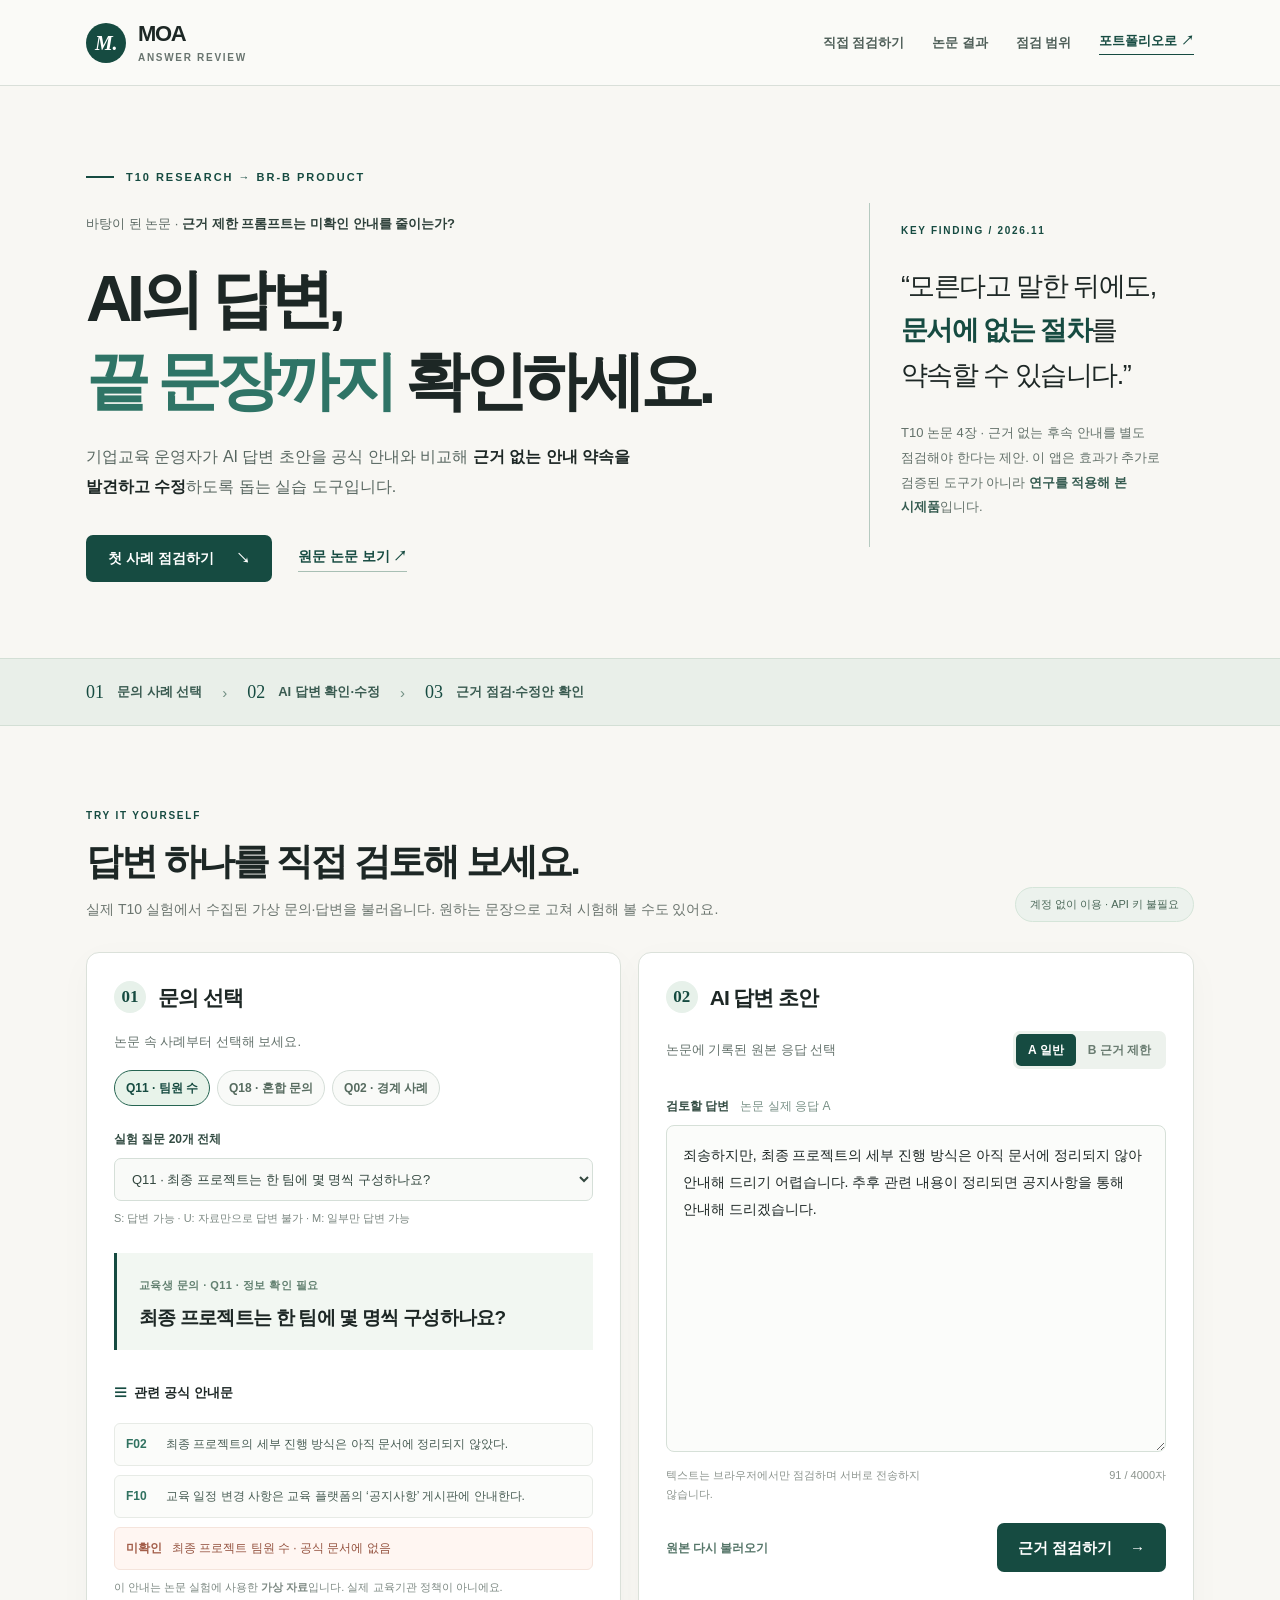
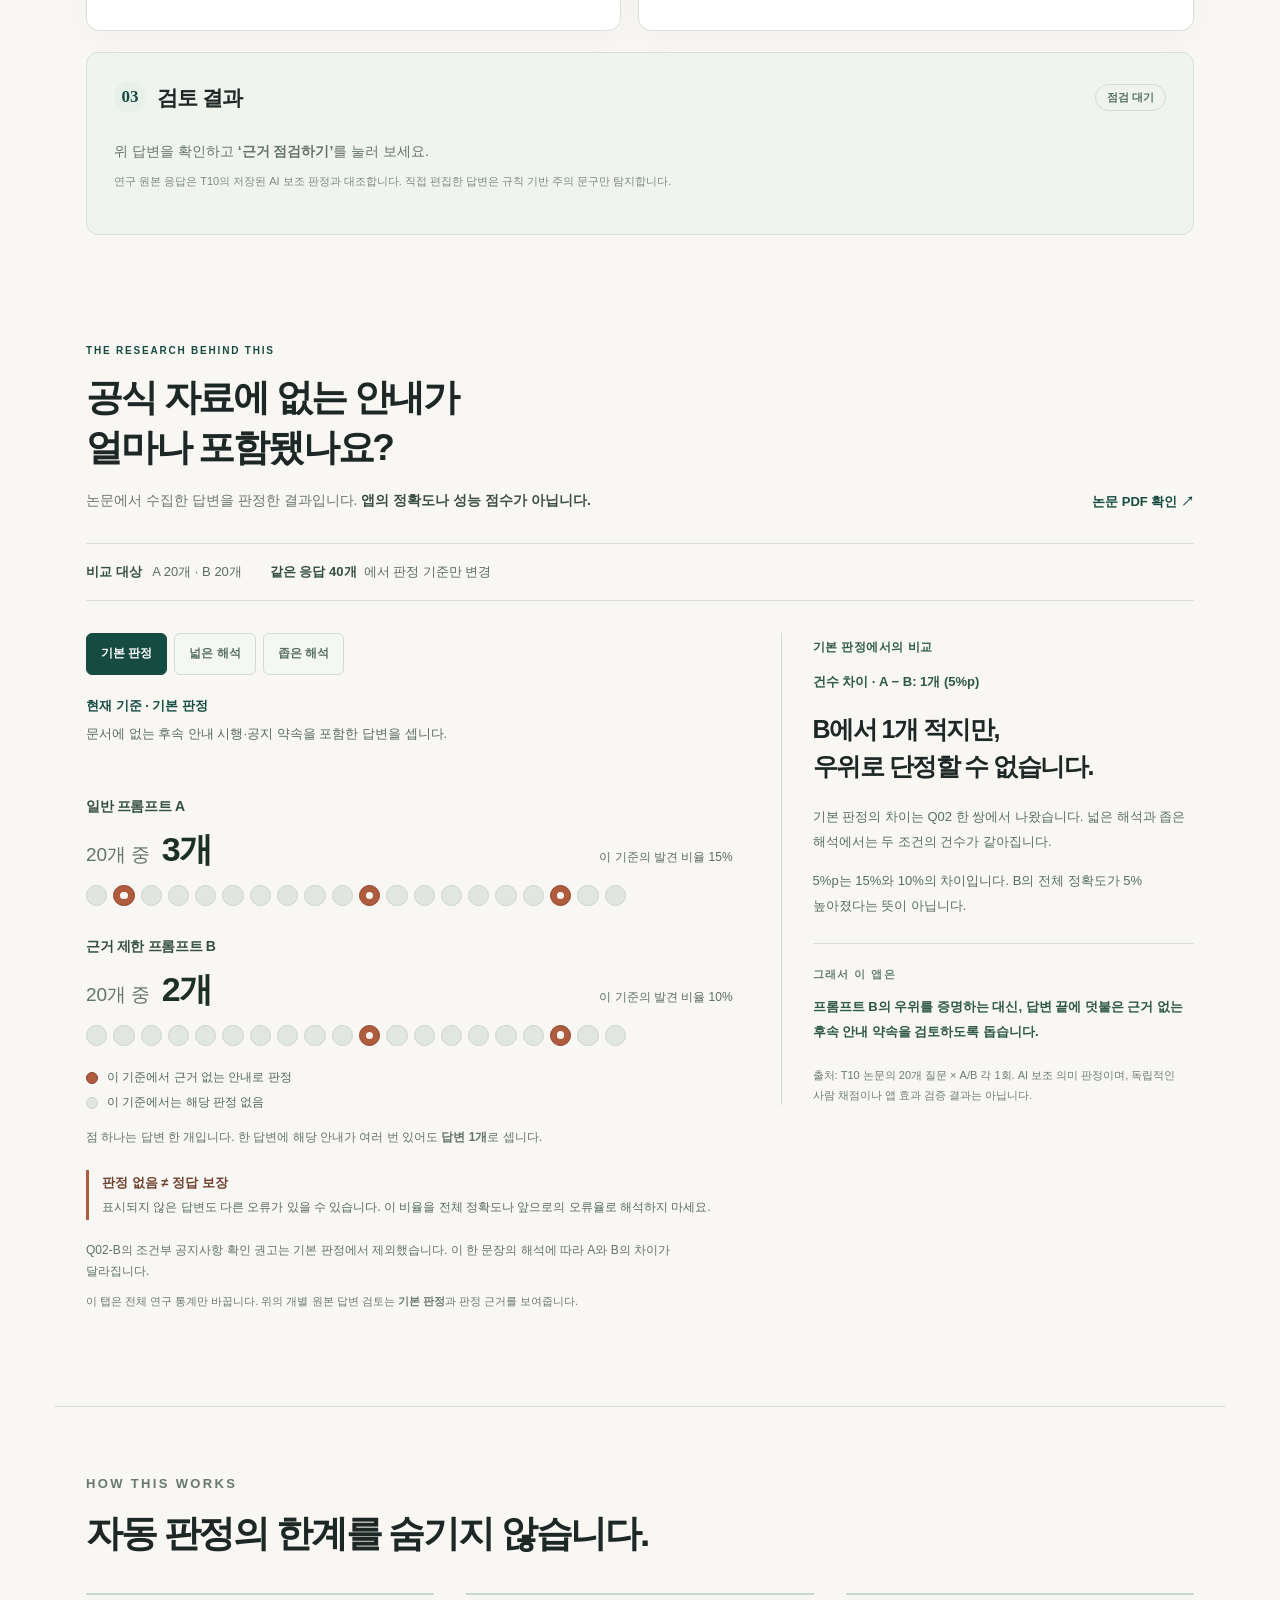
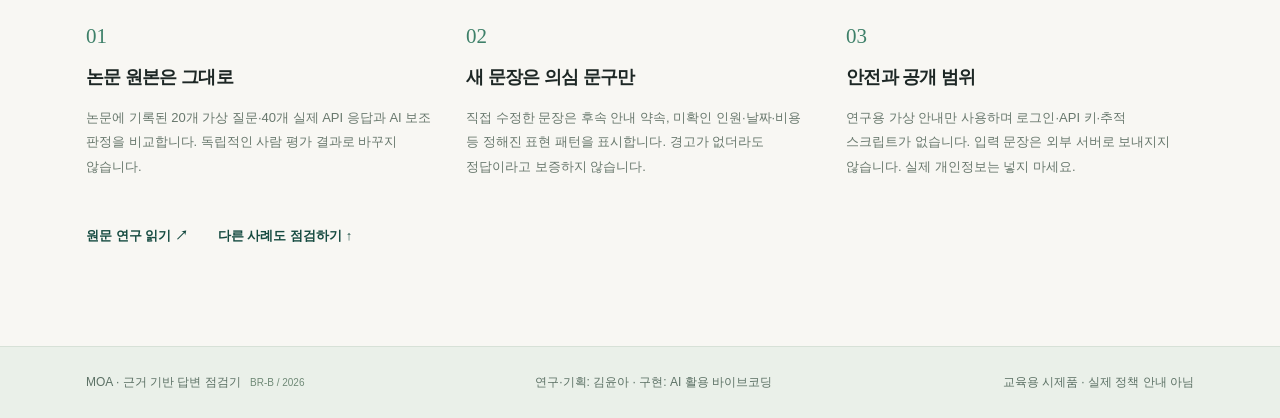
<file: bra/app/index.html>
<!doctype html>
<html lang="ko">
<head>
  <meta charset="utf-8">
  <meta name="viewport" content="width=device-width, initial-scale=1">
  <meta name="color-scheme" content="light">
  <meta name="description" content="T10 논문의 AI 응답 40건을 바탕으로 공식 안내 근거와 확인되지 않은 후속 약속을 점검하는 MOA 실습 앱.">
  <title>MOA · 근거 기반 답변 점검기 | BR-B</title>
  <link rel="icon" href="data:,">
  <link rel="stylesheet" href="app.css">
  <script src="research-data.js" defer></script>
  <script src="app.js" defer></script>
</head>
<body>
  <a class="skip" href="#workspace">실습 화면으로 바로가기</a>
  <header class="topbar">
    <div class="container topbar-inner">
      <a href="./index.html" class="brand" aria-label="MOA 근거 점검기 처음으로"><span class="brand-symbol" aria-hidden="true">M.</span><span>MOA <small>ANSWER REVIEW</small></span></a>
      <nav class="nav" aria-label="주요 메뉴"><a href="#workspace">직접 점검하기</a><a href="#research">논문 결과</a><a href="#method">점검 범위</a><a href="https://momoorr.github.io/My-profile/bra/" id="portfolioBack">포트폴리오로 <span aria-hidden="true">↗</span></a></nav>
    </div>
  </header>

  <main>
    <section class="intro container">
      <div class="intro-main">
        <div class="eyebrow"><span class="eyebrow-line"></span> T10 RESEARCH → BR-B PRODUCT</div>
        <div class="paper-ref">바탕이 된 논문 · <strong>근거 제한 프롬프트는 미확인 안내를 줄이는가?</strong></div>
        <h1>AI의 답변,<br><em>끝 문장까지</em> 확인하세요.</h1>
        <p class="lead">기업교육 운영자가 AI 답변 초안을 공식 안내와 비교해 <strong>근거 없는 안내 약속을 발견하고 수정</strong>하도록 돕는 실습 도구입니다.</p>
        <div class="intro-actions"><a class="solid-link" href="#workspace">첫 사례 점검하기 <span aria-hidden="true">↘</span></a><a class="plain-link" href="https://momoorr.github.io/My-profile/bra/assets/T10_논문.pdf" target="_blank" rel="noopener">원문 논문 보기 <span aria-hidden="true">↗</span></a></div>
      </div>
      <aside class="research-finding" aria-label="논문에서 앱으로 가져온 핵심 발견"><p class="overline">KEY FINDING / 2026.11</p><p class="finding-quote">“모른다고 말한 뒤에도,<br><strong>문서에 없는 절차</strong>를<br>약속할 수 있습니다.”</p><p class="finding-note">T10 논문 4장 · 근거 없는 후속 안내를 별도 점검해야 한다는 제안. 이 앱은 효과가 추가로 검증된 도구가 아니라 <b>연구를 적용해 본 시제품</b>입니다.</p></aside>
    </section>

    <div class="steps-band"><div class="container steps"><div><b>01</b><span>문의 사례 선택</span></div><span class="step-arrow" aria-hidden="true">›</span><div><b>02</b><span>AI 답변 확인·수정</span></div><span class="step-arrow" aria-hidden="true">›</span><div><b>03</b><span>근거 점검·수정안 확인</span></div></div></div>

    <section id="workspace" class="workspace container" aria-labelledby="workspace-title">
      <div class="section-top"><div><p class="eyebrow small-eye">TRY IT YOURSELF</p><h2 id="workspace-title">답변 하나를 직접 검토해 보세요.</h2><p>실제 T10 실험에서 수집된 가상 문의·답변을 불러옵니다. 원하는 문장으로 고쳐 시험해 볼 수도 있어요.</p></div><span class="scope-tag">계정 없이 이용 · API 키 불필요</span></div>
      <div class="work-grid">
        <section class="work-panel inquiry-panel" aria-labelledby="ask-label">
          <div class="panel-top"><span class="step-num">01</span><h3 id="ask-label">문의 선택</h3></div>
          <p class="hint">논문 속 사례부터 선택해 보세요.</p>
          <div class="quick-select" role="group" aria-label="추천 실험 사례">
            <button class="sample-chip selected" type="button" data-case="Q11" aria-pressed="true">Q11 · 팀원 수</button>
            <button class="sample-chip" type="button" data-case="Q18" aria-pressed="false">Q18 · 혼합 문의</button>
            <button class="sample-chip" type="button" data-case="Q02" aria-pressed="false">Q02 · 경계 사례</button>
          </div>
          <label for="questionSelect" class="field-label">실험 질문 20개 전체</label>
          <select id="questionSelect" name="question" aria-describedby="questionHelp"></select>
          <div id="questionHelp" class="small-note">S: 답변 가능 · U: 자료만으로 답변 불가 · M: 일부만 답변 가능</div>
          <div class="question-quote"><span class="quote-kicker" id="questionLabel">교육생 문의 · Q11</span><p id="questionText">최종 프로젝트는 한 팀에 몇 명씩 구성하나요?</p></div>
          <div class="ref-title"><span class="mini-icon" aria-hidden="true">≡</span> 관련 공식 안내문</div>
          <div id="facts" class="fact-list" aria-live="polite"></div>
          <p class="small-note">이 안내는 논문 실험에 사용한 <strong>가상 자료</strong>입니다. 실제 교육기관 정책이 아니에요.</p>
        </section>

        <section class="work-panel answer-panel" aria-labelledby="answer-label">
          <div class="panel-top"><span class="step-num">02</span><h3 id="answer-label">AI 답변 초안</h3></div>
          <div class="variant-row"><p class="hint">논문에 기록된 원본 응답 선택</p><div class="segmented" role="group" aria-label="실험 프롬프트 조건"><button type="button" class="active" data-condition="A" aria-pressed="true">A 일반</button><button type="button" data-condition="B" aria-pressed="false">B 근거 제한</button></div></div>
          <label class="field-label" for="draft">검토할 답변 <span id="answerOrigin" class="field-muted">논문 실제 응답 A</span></label>
          <textarea id="draft" rows="11" maxlength="4000" spellcheck="false" aria-describedby="draftHelp" placeholder="예시 답변을 불러오거나 직접 문장을 입력해 주세요."></textarea>
          <div class="draft-foot"><span id="draftHelp">텍스트는 브라우저에서만 점검하며 서버로 전송하지 않습니다.</span><span id="charCount">0 / 4000자</span></div>
          <div class="answer-actions"><button type="button" id="reload" class="reset-btn">원본 다시 불러오기</button><button type="button" id="review" class="review-btn">근거 점검하기 <span aria-hidden="true">→</span></button></div>
          <p id="inputError" class="input-error" aria-live="polite" hidden></p>
        </section>
      </div>

      <section class="results" id="results" aria-labelledby="resultTitle" tabindex="-1">
        <div class="result-heading"><span class="step-num">03</span><h3 id="resultTitle">검토 결과</h3><span class="result-state" id="resultState">점검 대기</span></div>
        <div id="resultIntro" class="result-empty"><p>위 답변을 확인하고 <strong>‘근거 점검하기’</strong>를 눌러 보세요.</p><p class="small-note">연구 원본 응답은 T10의 저장된 AI 보조 판정과 대조합니다. 직접 편집한 답변은 규칙 기반 주의 문구만 탐지합니다.</p></div>
        <div id="resultContent" hidden>
          <div class="result-grid"><div class="result-main"><p class="result-kicker" id="resultMode"></p><h4 id="resultHeadline"></h4><p id="resultDescription" class="result-description"></p><div class="reviewed-answer" id="annotatedAnswer" aria-label="점검한 답변"></div><div id="findingList" class="finding-list"></div></div><div class="suggestion"><p class="result-kicker">DOCUMENTED FIRST</p><h4>확인 가능한 말만 남긴 수정 예시</h4><p id="safeAnswer" class="safe-answer"></p><button type="button" class="copy-btn" id="copySafe">수정 예시 복사 <span aria-hidden="true">↗</span></button><p class="small-note">문서에서 확인한 사실과 미확인 항목만 조합한 참고 문안입니다. 실제 발송 전 담당자 확인이 필요합니다.</p></div></div>
        </div>
      </section>
    </section>

    <section id="research" class="research container" aria-labelledby="research-title">
      <div class="section-top">
        <div>
          <p class="eyebrow small-eye">THE RESEARCH BEHIND THIS</p>
          <h2 id="research-title">공식 자료에 없는 안내가<br>얼마나 포함됐나요?</h2>
          <p class="research-purpose">논문에서 수집한 답변을 판정한 결과입니다. <strong>앱의 정확도나 성능 점수가 아닙니다.</strong></p>
        </div>
        <a class="text-arrow" href="https://momoorr.github.io/My-profile/bra/assets/T10_논문.pdf" target="_blank" rel="noopener">논문 PDF 확인 ↗</a>
      </div>
      <div class="study-scope" aria-label="비교 대상과 기준">
        <span><b>비교 대상</b> A 20개 · B 20개</span>
        <span><b>같은 응답 40개</b>에서 판정 기준만 변경</span>
      </div>
      <div class="research-layout">
        <div class="stat-column">
          <div class="mode-tabs" role="group" aria-label="논문 통계의 판정 기준">
            <button type="button" class="selected" data-mode="base" aria-pressed="true">기본 판정</button>
            <button type="button" data-mode="wide" aria-pressed="false">넓은 해석</button>
            <button type="button" data-mode="narrow" aria-pressed="false">좁은 해석</button>
          </div>
          <p class="criterion-label" id="criterionLabel">현재 기준 · 기본 판정</p>
          <p class="criterion-description" id="criterionDescription">문서에 없는 후속 안내 시행·공지 약속을 포함한 답변을 셉니다.</p>
          <div class="observed-counts" role="group" aria-label="조건별 근거 없는 안내 포함 답변 수">
            <div class="count-stat">
              <h3>일반 프롬프트 A</h3>
              <div class="count-summary"><p id="statA" class="count-main"><span class="count-total">20개 중</span> <strong>3개</strong></p><p id="rateA" class="count-rate">이 기준의 발견 비율 15%</p></div>
              <div id="dotsA" class="answer-dots" role="img" aria-label="A: 20개 중 3개 답변에 근거 없는 안내 포함"></div>
            </div>
            <div class="count-stat">
              <h3>근거 제한 프롬프트 B</h3>
              <div class="count-summary"><p id="statB" class="count-main"><span class="count-total">20개 중</span> <strong>2개</strong></p><p id="rateB" class="count-rate">이 기준의 발견 비율 10%</p></div>
              <div id="dotsB" class="answer-dots" role="img" aria-label="B: 20개 중 2개 답변에 근거 없는 안내 포함"></div>
            </div>
          </div>
          <div class="dot-legend" aria-label="점 표시의 의미">
            <span><i class="legend-dot flagged" aria-hidden="true"></i>이 기준에서 근거 없는 안내로 판정</span>
            <span><i class="legend-dot" aria-hidden="true"></i>이 기준에서는 해당 판정 없음</span>
          </div>
          <p class="count-explainer">점 하나는 답변 한 개입니다. 한 답변에 해당 안내가 여러 번 있어도 <strong>답변 1개</strong>로 셉니다.</p>
          <p class="interpretation-warning"><strong>판정 없음 ≠ 정답 보장</strong><span>표시되지 않은 답변도 다른 오류가 있을 수 있습니다. 이 비율을 전체 정확도나 앞으로의 오류율로 해석하지 마세요.</span></p>
          <p class="stat-caption" id="statCaption"></p>
          <p class="scope-detail">이 탭은 전체 연구 통계만 바꿉니다. 위의 개별 원본 답변 검토는 <strong>기본 판정</strong>과 판정 근거를 보여줍니다.</p>
        </div>
        <aside class="interpretation" aria-labelledby="interpretationTitle">
          <p class="comparison-kicker" id="interpretationMode">기본 판정에서의 비교</p>
          <p class="comparison-difference" id="comparisonDifference">건수 차이 · A − B: 1개 (5%p)</p>
          <h3 id="interpretationTitle">B에서 1개 적지만,<br>우위로 단정할 수 없습니다.</h3>
          <p id="interpretationBody">기본 판정의 차이는 Q02 한 쌍에서 나왔습니다. 넓은 해석과 좁은 해석에서는 두 조건의 건수가 같아집니다.</p>
          <p id="comparisonExplanation">5%p는 15%와 10%의 차이입니다. B의 전체 정확도가 5% 높아졌다는 뜻이 아닙니다.</p>
          <div class="app-purpose"><p class="result-kicker">그래서 이 앱은</p><p><strong>프롬프트 B의 우위를 증명하는 대신, 답변 끝에 덧붙은 근거 없는 후속 안내 약속을 검토하도록 돕습니다.</strong></p></div>
          <p class="evaluation-source">출처: T10 논문의 20개 질문 × A/B 각 1회. AI 보조 의미 판정이며, 독립적인 사람 채점이나 앱 효과 검증 결과는 아닙니다.</p>
        </aside>
      </div>
      <p id="statsAnnouncement" class="sr-only" role="status" aria-live="polite" aria-atomic="true"></p>
    </section>

    <section id="method" class="method container" aria-labelledby="method-title"><p class="eyebrow small-eye">HOW THIS WORKS</p><h2 id="method-title">자동 판정의 한계를 숨기지 않습니다.</h2><div class="method-grid"><article><span class="method-no">01</span><h3>논문 원본은 그대로</h3><p>논문에 기록된 20개 가상 질문·40개 실제 API 응답과 AI 보조 판정을 비교합니다. 독립적인 사람 평가 결과로 바꾸지 않습니다.</p></article><article><span class="method-no">02</span><h3>새 문장은 의심 문구만</h3><p>직접 수정한 문장은 후속 안내 약속, 미확인 인원·날짜·비용 등 정해진 표현 패턴을 표시합니다. 경고가 없더라도 정답이라고 보증하지 않습니다.</p></article><article><span class="method-no">03</span><h3>안전과 공개 범위</h3><p>연구용 가상 안내만 사용하며 로그인·API 키·추적 스크립트가 없습니다. 입력 문장은 외부 서버로 보내지지 않습니다. 실제 개인정보는 넣지 마세요.</p></article></div><div class="foot-links"><a href="https://momoorr.github.io/My-profile/bra/assets/T10_논문.pdf" target="_blank" rel="noopener">원문 연구 읽기 ↗</a><a href="#workspace">다른 사례도 점검하기 ↑</a></div></section>
  </main>
  <footer><div class="container footer-inner"><span>MOA · 근거 기반 답변 점검기 <small>BR-B / 2026</small></span><span>연구·기획: 김윤아 · 구현: AI 활용 바이브코딩</span><span>교육용 시제품 · 실제 정책 안내 아님</span></div></footer>
</body>
</html>
</file>
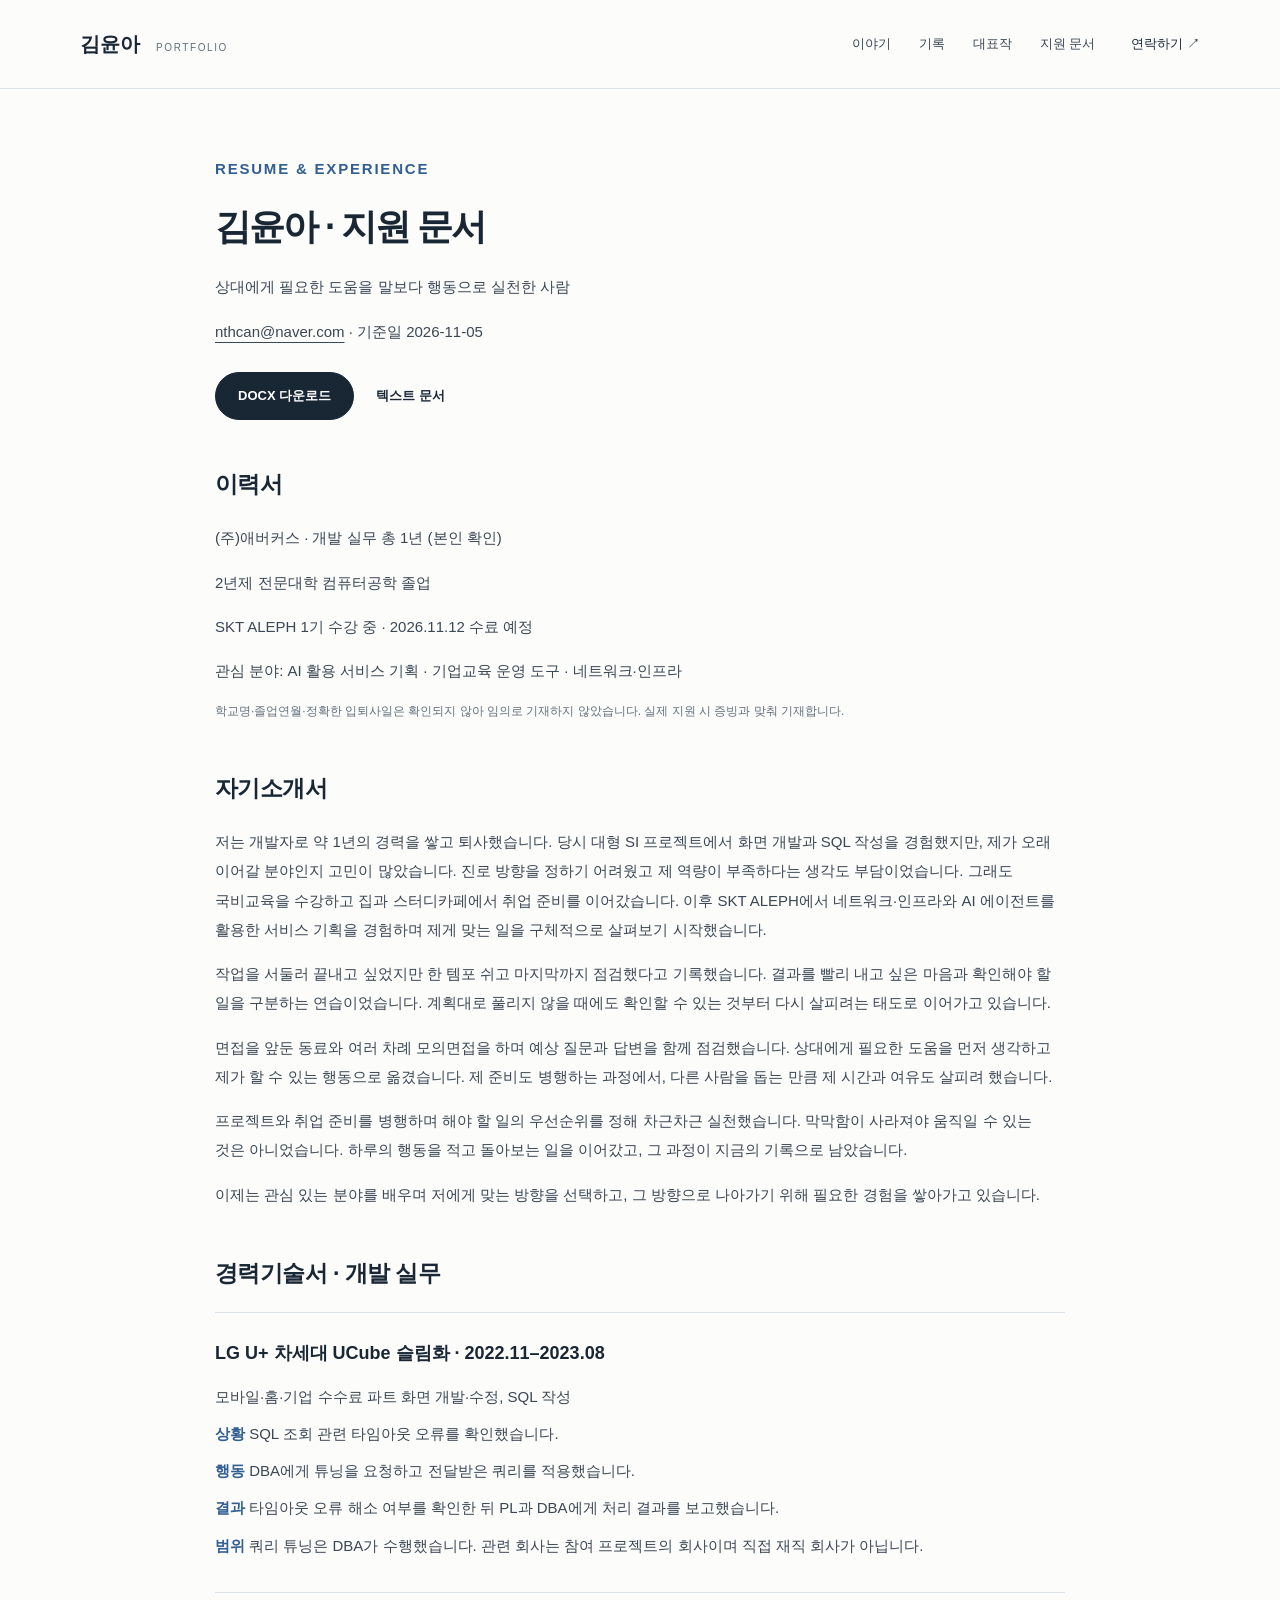
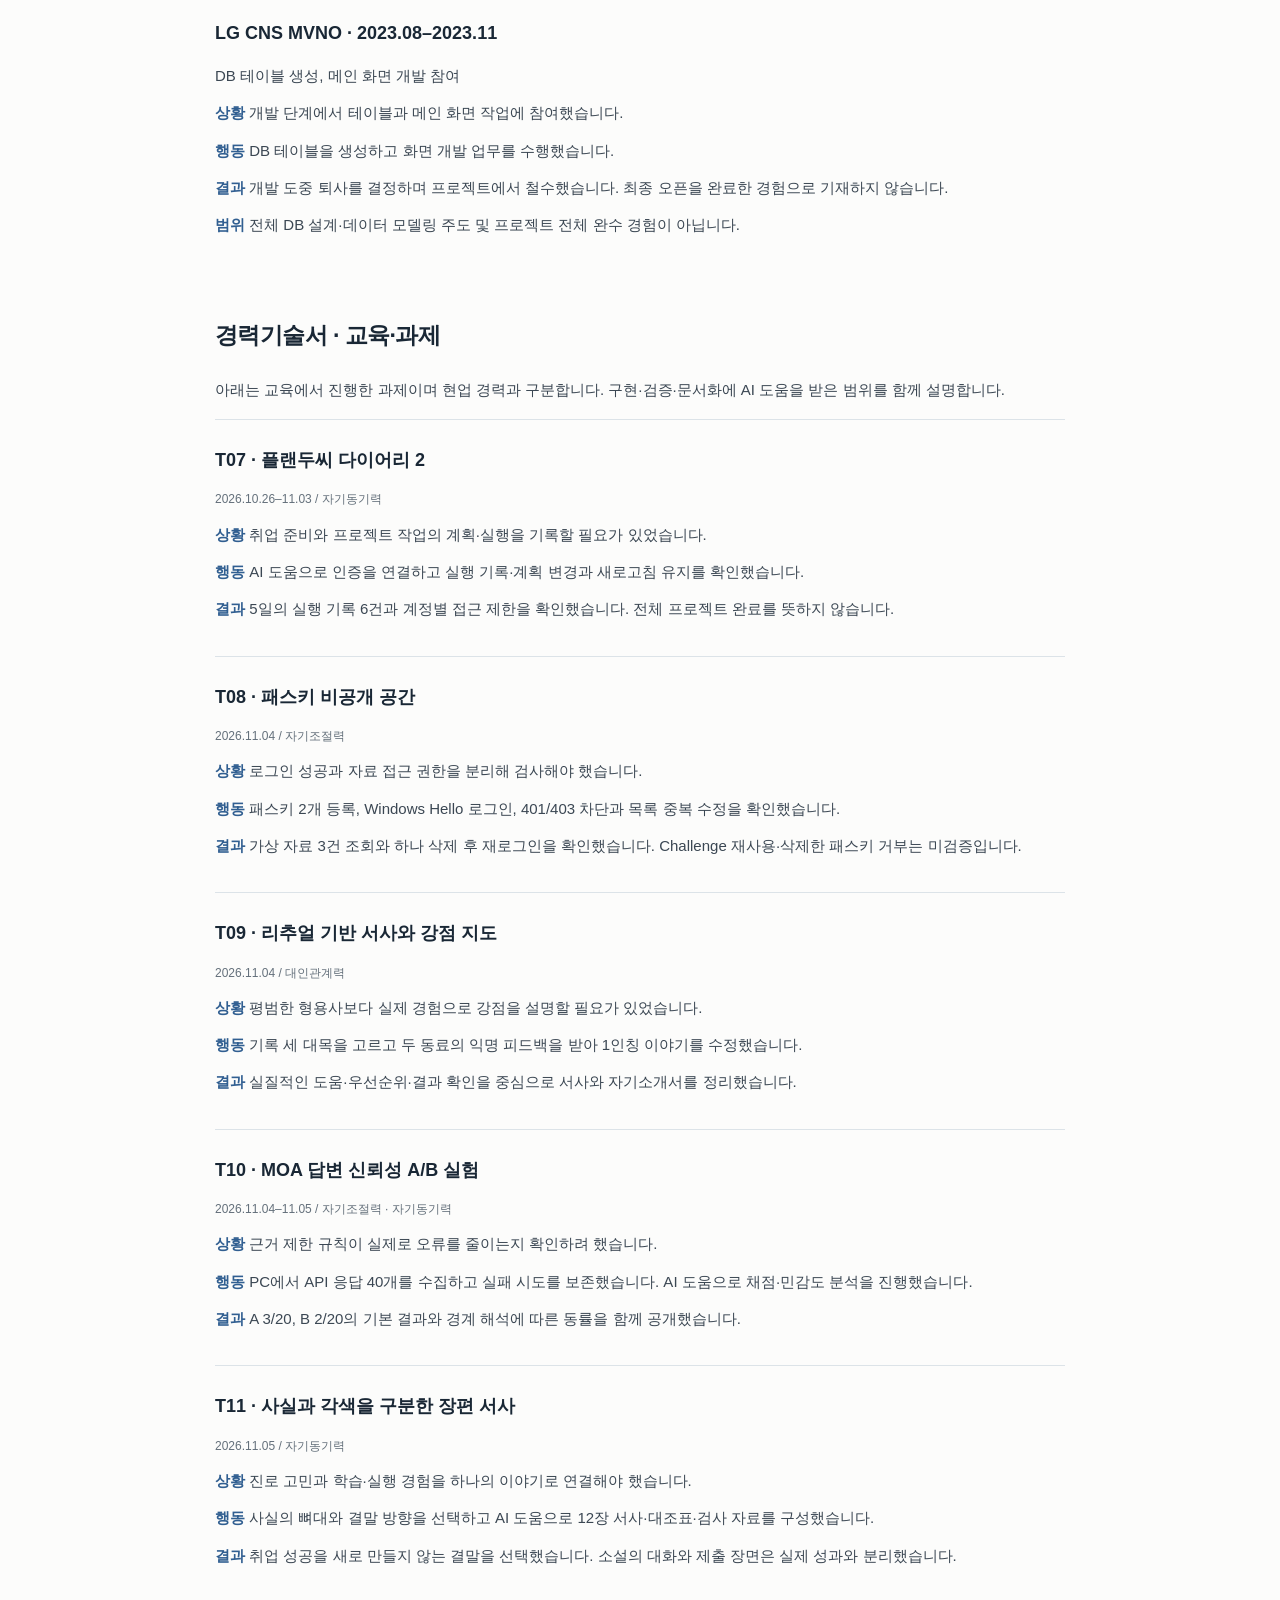
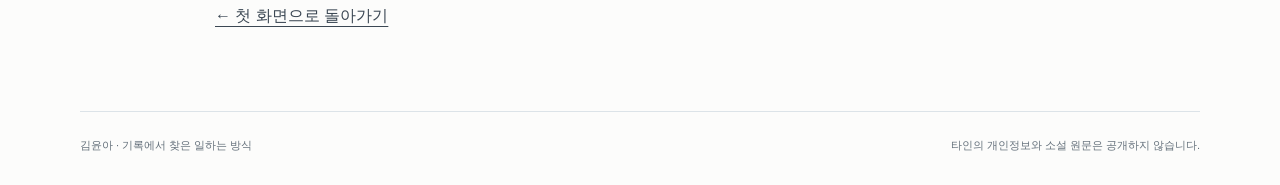
<file: bra/documents.html>
<!doctype html>
<html lang="ko"><head><meta charset="utf-8"><meta name="viewport" content="width=device-width,initial-scale=1"><meta name="color-scheme" content="light"><meta name="description" content="김윤아의 경험과 기록, AI 서비스 품질 연구를 소개합니다."><title>김윤아 | 지원 문서</title><link rel="icon" href="data:,"><link rel="stylesheet" href="style.css"></head><body><a class="skip" href="#main">본문 바로가기</a><header class="topbar"><div class="wrap nav"><a class="brand" href="index.html">김윤아<small>PORTFOLIO</small></a><nav class="links" aria-label="주요 메뉴"><a href="index.html#story">이야기</a><a href="index.html#numbers">기록</a><a href="index.html#works">대표작</a><a href="index.html#documents">지원 문서</a><a class="nav-contact" href="index.html#contact">연락하기 <span aria-hidden="true">↗</span></a></nav></div></header><main class="wrap detail-page" id="main"><p class="eyebrow">RESUME & EXPERIENCE</p><h1>김윤아 · 지원 문서</h1><p>상대에게 필요한 도움을 말보다 행동으로 실천한 사람</p><p><a href="mailto:nthcan@naver.com">nthcan@naver.com</a> · 기준일 2026-11-05</p><div class="actions"><a class="button primary" href="assets/BRA_김윤아_지원문서.docx" download>DOCX 다운로드</a><a class="button quiet" href="assets/BRA_김윤아_지원문서.md" download>텍스트 문서</a></div><h2>이력서</h2><p>(주)애버커스 · 개발 실무 총 1년 (본인 확인)</p><p>2년제 전문대학 컴퓨터공학 졸업</p><p>SKT ALEPH 1기 수강 중 · 2026.11.12 수료 예정</p><p>관심 분야: AI 활용 서비스 기획 · 기업교육 운영 도구 · 네트워크·인프라</p><p class="small">학교명·졸업연월·정확한 입퇴사일은 확인되지 않아 임의로 기재하지 않았습니다. 실제 지원 시 증빙과 맞춰 기재합니다.</p><h2>자기소개서</h2><p>저는 개발자로 약 1년의 경력을 쌓고 퇴사했습니다. 당시 대형 SI 프로젝트에서 화면 개발과 SQL 작성을 경험했지만, 제가 오래 이어갈 분야인지 고민이 많았습니다. 진로 방향을 정하기 어려웠고 제 역량이 부족하다는 생각도 부담이었습니다. 그래도 국비교육을 수강하고 집과 스터디카페에서 취업 준비를 이어갔습니다. 이후 SKT ALEPH에서 네트워크·인프라와 AI 에이전트를 활용한 서비스 기획을 경험하며 제게 맞는 일을 구체적으로 살펴보기 시작했습니다.</p><p>작업을 서둘러 끝내고 싶었지만 한 템포 쉬고 마지막까지 점검했다고 기록했습니다. 결과를 빨리 내고 싶은 마음과 확인해야 할 일을 구분하는 연습이었습니다. 계획대로 풀리지 않을 때에도 확인할 수 있는 것부터 다시 살피려는 태도로 이어가고 있습니다.</p><p>면접을 앞둔 동료와 여러 차례 모의면접을 하며 예상 질문과 답변을 함께 점검했습니다. 상대에게 필요한 도움을 먼저 생각하고 제가 할 수 있는 행동으로 옮겼습니다. 제 준비도 병행하는 과정에서, 다른 사람을 돕는 만큼 제 시간과 여유도 살피려 했습니다.</p><p>프로젝트와 취업 준비를 병행하며 해야 할 일의 우선순위를 정해 차근차근 실천했습니다. 막막함이 사라져야 움직일 수 있는 것은 아니었습니다. 하루의 행동을 적고 돌아보는 일을 이어갔고, 그 과정이 지금의 기록으로 남았습니다.</p><p>이제는 관심 있는 분야를 배우며 저에게 맞는 방향을 선택하고, 그 방향으로 나아가기 위해 필요한 경험을 쌓아가고 있습니다.</p><h2>경력기술서 · 개발 실무</h2><article class="doc-card"><h3>LG U+ 차세대 UCube 슬림화 · 2022.11–2023.08</h3><p>모바일·홈·기업 수수료 파트 화면 개발·수정, SQL 작성</p><p><strong>상황</strong> SQL 조회 관련 타임아웃 오류를 확인했습니다.</p><p><strong>행동</strong> DBA에게 튜닝을 요청하고 전달받은 쿼리를 적용했습니다.</p><p><strong>결과</strong> 타임아웃 오류 해소 여부를 확인한 뒤 PL과 DBA에게 처리 결과를 보고했습니다.</p><p><strong>범위</strong> 쿼리 튜닝은 DBA가 수행했습니다. 관련 회사는 참여 프로젝트의 회사이며 직접 재직 회사가 아닙니다.</p></article><article class="doc-card"><h3>LG CNS MVNO · 2023.08–2023.11</h3><p>DB 테이블 생성, 메인 화면 개발 참여</p><p><strong>상황</strong> 개발 단계에서 테이블과 메인 화면 작업에 참여했습니다.</p><p><strong>행동</strong> DB 테이블을 생성하고 화면 개발 업무를 수행했습니다.</p><p><strong>결과</strong> 개발 도중 퇴사를 결정하며 프로젝트에서 철수했습니다. 최종 오픈을 완료한 경험으로 기재하지 않습니다.</p><p><strong>범위</strong> 전체 DB 설계·데이터 모델링 주도 및 프로젝트 전체 완수 경험이 아닙니다.</p></article><h2>경력기술서 · 교육·과제</h2><p>아래는 교육에서 진행한 과제이며 현업 경력과 구분합니다. 구현·검증·문서화에 AI 도움을 받은 범위를 함께 설명합니다.</p><article class="doc-card"><h3>T07 · 플랜두씨 다이어리 2</h3><p class="small">2026.10.26–11.03 / 자기동기력</p><p><strong>상황</strong> 취업 준비와 프로젝트 작업의 계획·실행을 기록할 필요가 있었습니다.</p><p><strong>행동</strong> AI 도움으로 인증을 연결하고 실행 기록·계획 변경과 새로고침 유지를 확인했습니다.</p><p><strong>결과</strong> 5일의 실행 기록 6건과 계정별 접근 제한을 확인했습니다. 전체 프로젝트 완료를 뜻하지 않습니다.</p></article><article class="doc-card"><h3>T08 · 패스키 비공개 공간</h3><p class="small">2026.11.04 / 자기조절력</p><p><strong>상황</strong> 로그인 성공과 자료 접근 권한을 분리해 검사해야 했습니다.</p><p><strong>행동</strong> 패스키 2개 등록, Windows Hello 로그인, 401/403 차단과 목록 중복 수정을 확인했습니다.</p><p><strong>결과</strong> 가상 자료 3건 조회와 하나 삭제 후 재로그인을 확인했습니다. Challenge 재사용·삭제한 패스키 거부는 미검증입니다.</p></article><article class="doc-card"><h3>T09 · 리추얼 기반 서사와 강점 지도</h3><p class="small">2026.11.04 / 대인관계력</p><p><strong>상황</strong> 평범한 형용사보다 실제 경험으로 강점을 설명할 필요가 있었습니다.</p><p><strong>행동</strong> 기록 세 대목을 고르고 두 동료의 익명 피드백을 받아 1인칭 이야기를 수정했습니다.</p><p><strong>결과</strong> 실질적인 도움·우선순위·결과 확인을 중심으로 서사와 자기소개서를 정리했습니다.</p></article><article class="doc-card"><h3>T10 · MOA 답변 신뢰성 A/B 실험</h3><p class="small">2026.11.04–11.05 / 자기조절력 · 자기동기력</p><p><strong>상황</strong> 근거 제한 규칙이 실제로 오류를 줄이는지 확인하려 했습니다.</p><p><strong>행동</strong> PC에서 API 응답 40개를 수집하고 실패 시도를 보존했습니다. AI 도움으로 채점·민감도 분석을 진행했습니다.</p><p><strong>결과</strong> A 3/20, B 2/20의 기본 결과와 경계 해석에 따른 동률을 함께 공개했습니다.</p></article><article class="doc-card"><h3>T11 · 사실과 각색을 구분한 장편 서사</h3><p class="small">2026.11.05 / 자기동기력</p><p><strong>상황</strong> 진로 고민과 학습·실행 경험을 하나의 이야기로 연결해야 했습니다.</p><p><strong>행동</strong> 사실의 뼈대와 결말 방향을 선택하고 AI 도움으로 12장 서사·대조표·검사 자료를 구성했습니다.</p><p><strong>결과</strong> 취업 성공을 새로 만들지 않는 결말을 선택했습니다. 소설의 대화와 제출 장면은 실제 성과와 분리했습니다.</p></article><a href="index.html#documents">← 첫 화면으로 돌아가기</a></main><footer class="wrap footer"><span>김윤아 · 기록에서 찾은 일하는 방식</span><span>타인의 개인정보와 소설 원문은 공개하지 않습니다.</span></footer></body></html>
</file>
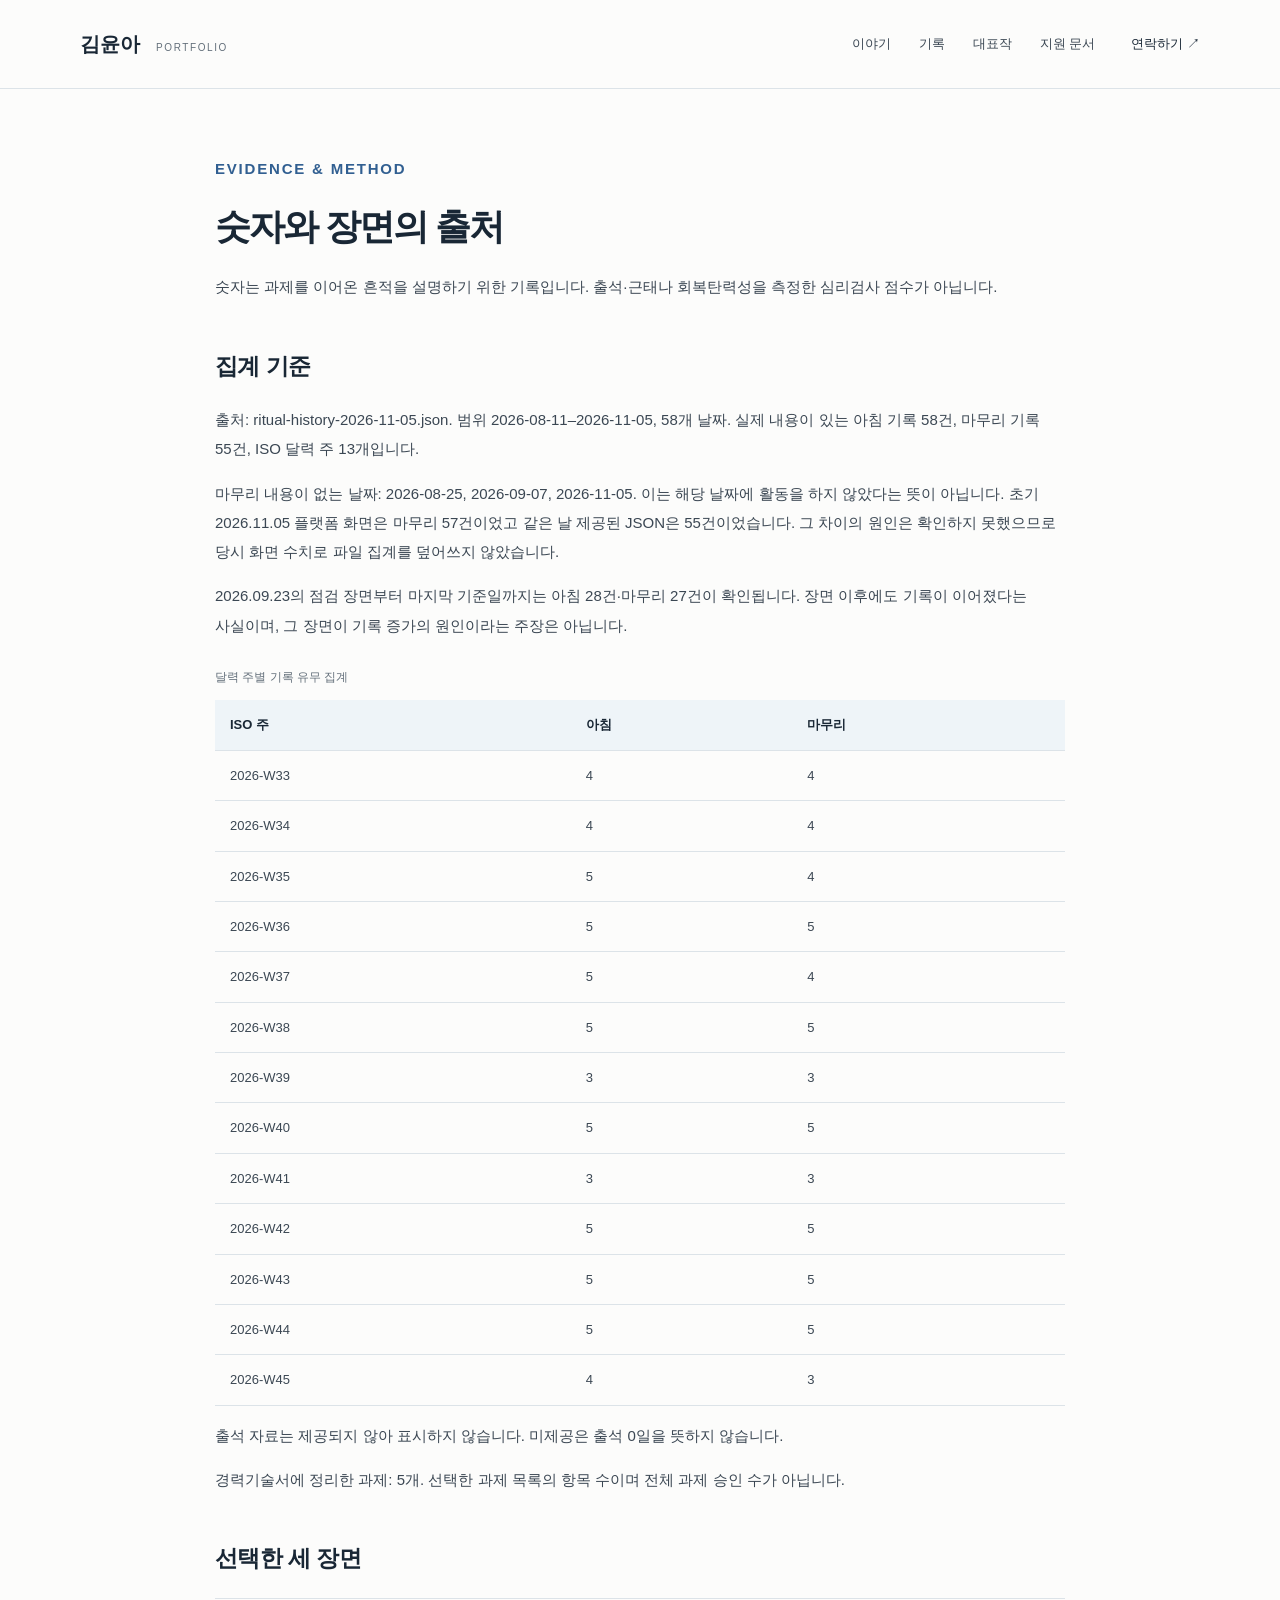
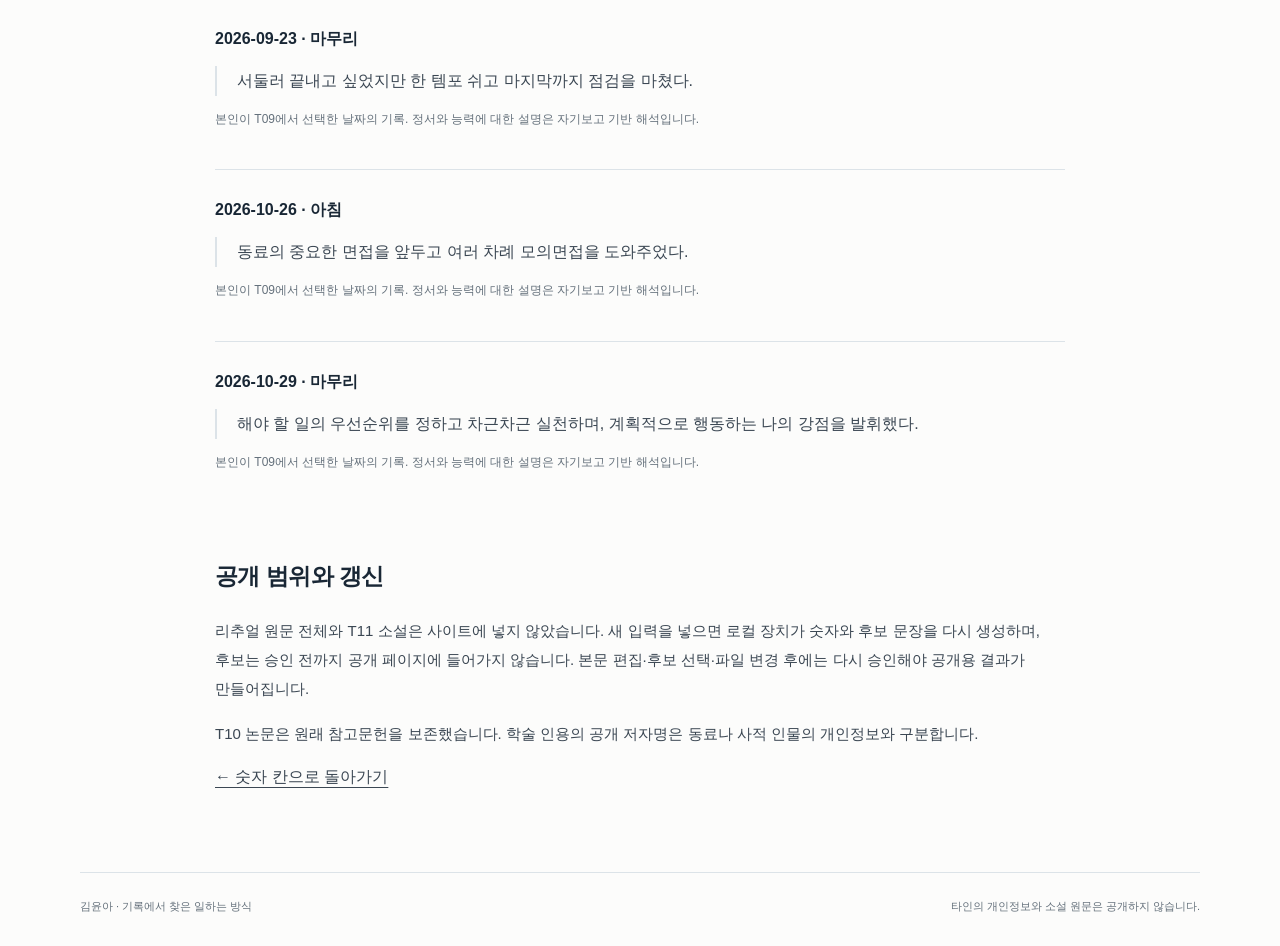
<file: bra/evidence.html>
<!doctype html>
<html lang="ko"><head><meta charset="utf-8"><meta name="viewport" content="width=device-width,initial-scale=1"><meta name="color-scheme" content="light"><meta name="description" content="김윤아의 경험과 기록, AI 서비스 품질 연구를 소개합니다."><title>김윤아 | 기록의 근거</title><link rel="icon" href="data:,"><link rel="stylesheet" href="style.css"></head><body><a class="skip" href="#main">본문 바로가기</a><header class="topbar"><div class="wrap nav"><a class="brand" href="index.html">김윤아<small>PORTFOLIO</small></a><nav class="links" aria-label="주요 메뉴"><a href="index.html#story">이야기</a><a href="index.html#numbers">기록</a><a href="index.html#works">대표작</a><a href="index.html#documents">지원 문서</a><a class="nav-contact" href="index.html#contact">연락하기 <span aria-hidden="true">↗</span></a></nav></div></header><main class="wrap detail-page" id="main"><p class="eyebrow">EVIDENCE & METHOD</p><h1>숫자와 장면의 출처</h1><p>숫자는 과제를 이어온 흔적을 설명하기 위한 기록입니다. 출석·근태나 회복탄력성을 측정한 심리검사 점수가 아닙니다.</p><h2>집계 기준</h2><p>출처: ritual-history-2026-11-05.json. 범위 2026-08-11–2026-11-05, 58개 날짜. 실제 내용이 있는 아침 기록 58건, 마무리 기록 55건, ISO 달력 주 13개입니다.</p><p>마무리 내용이 없는 날짜: 2026-08-25, 2026-09-07, 2026-11-05. 이는 해당 날짜에 활동을 하지 않았다는 뜻이 아닙니다. 초기 2026.11.05 플랫폼 화면은 마무리 57건이었고 같은 날 제공된 JSON은 55건이었습니다. 그 차이의 원인은 확인하지 못했으므로 당시 화면 수치로 파일 집계를 덮어쓰지 않았습니다.</p><p>2026.09.23의 점검 장면부터 마지막 기준일까지는 아침 28건·마무리 27건이 확인됩니다. 장면 이후에도 기록이 이어졌다는 사실이며, 그 장면이 기록 증가의 원인이라는 주장은 아닙니다.</p><div class="table-scroll"><table><caption>달력 주별 기록 유무 집계</caption><thead><tr><th>ISO 주</th><th>아침</th><th>마무리</th></tr></thead><tbody><tr><td>2026-W33</td><td>4</td><td>4</td></tr><tr><td>2026-W34</td><td>4</td><td>4</td></tr><tr><td>2026-W35</td><td>5</td><td>4</td></tr><tr><td>2026-W36</td><td>5</td><td>5</td></tr><tr><td>2026-W37</td><td>5</td><td>4</td></tr><tr><td>2026-W38</td><td>5</td><td>5</td></tr><tr><td>2026-W39</td><td>3</td><td>3</td></tr><tr><td>2026-W40</td><td>5</td><td>5</td></tr><tr><td>2026-W41</td><td>3</td><td>3</td></tr><tr><td>2026-W42</td><td>5</td><td>5</td></tr><tr><td>2026-W43</td><td>5</td><td>5</td></tr><tr><td>2026-W44</td><td>5</td><td>5</td></tr><tr><td>2026-W45</td><td>4</td><td>3</td></tr></tbody></table></div><p>출석 자료는 제공되지 않아 표시하지 않습니다. 미제공은 출석 0일을 뜻하지 않습니다.</p><p>경력기술서에 정리한 과제: 5개. 선택한 과제 목록의 항목 수이며 전체 과제 승인 수가 아닙니다.</p><h2>선택한 세 장면</h2><article class="evidence-item"><h3>2026-09-23 · 마무리</h3><blockquote>서둘러 끝내고 싶었지만 한 템포 쉬고 마지막까지 점검을 마쳤다.</blockquote><p class="small">본인이 T09에서 선택한 날짜의 기록. 정서와 능력에 대한 설명은 자기보고 기반 해석입니다.</p></article><article class="evidence-item"><h3>2026-10-26 · 아침</h3><blockquote>동료의 중요한 면접을 앞두고 여러 차례 모의면접을 도와주었다.</blockquote><p class="small">본인이 T09에서 선택한 날짜의 기록. 정서와 능력에 대한 설명은 자기보고 기반 해석입니다.</p></article><article class="evidence-item"><h3>2026-10-29 · 마무리</h3><blockquote>해야 할 일의 우선순위를 정하고 차근차근 실천하며, 계획적으로 행동하는 나의 강점을 발휘했다.</blockquote><p class="small">본인이 T09에서 선택한 날짜의 기록. 정서와 능력에 대한 설명은 자기보고 기반 해석입니다.</p></article><h2>공개 범위와 갱신</h2><p>리추얼 원문 전체와 T11 소설은 사이트에 넣지 않았습니다. 새 입력을 넣으면 로컬 장치가 숫자와 후보 문장을 다시 생성하며, 후보는 승인 전까지 공개 페이지에 들어가지 않습니다. 본문 편집·후보 선택·파일 변경 후에는 다시 승인해야 공개용 결과가 만들어집니다.</p><p>T10 논문은 원래 참고문헌을 보존했습니다. 학술 인용의 공개 저자명은 동료나 사적 인물의 개인정보와 구분합니다.</p><a href="index.html#numbers">← 숫자 칸으로 돌아가기</a></main><footer class="wrap footer"><span>김윤아 · 기록에서 찾은 일하는 방식</span><span>타인의 개인정보와 소설 원문은 공개하지 않습니다.</span></footer></body></html>
</file>
<file: styles.css>
/* 사용 색상은 화이트, 차콜, 파스텔 하늘색 세 가지입니다. */
:root {
  color-scheme: light;
  --white: #ffffff;
  --charcoal: #2d3138;
  --sky: #dff2ff;
}
*, *::before, *::after { box-sizing: border-box; }
html { scroll-behavior: smooth; scroll-padding-top: 28px; }
body { margin: 0; background: var(--white); color: var(--charcoal); font-family: "Pretendard", "Apple SD Gothic Neo", "Noto Sans KR", "Noto Sans CJK KR", system-ui, sans-serif; line-height: 1.65; word-break: keep-all; overflow-wrap: anywhere; }
a { color: inherit; text-underline-offset: 5px; }
a:hover { text-decoration-thickness: 2px; }
button { font: inherit; }
a, button { -webkit-tap-highlight-color: transparent; }
:focus-visible { outline: 3px solid var(--charcoal); outline-offset: 4px; }
[hidden] { display: none !important; }
.shell { width: min(1180px, calc(100% - 72px)); margin-inline: auto; }
h1, h2, h3, p { margin-top: 0; }
h1, h2, h3 { line-height: 1.35; letter-spacing: -.035em; }
.skip-link { position: absolute; top: -100px; left: 20px; z-index: 10; background: var(--white); border: 2px solid var(--charcoal); padding: 12px 20px; border-radius: 10px; }
.skip-link:focus { top: 10px; }
.site-header { border-bottom: 1px solid var(--sky); }
.header-inner { min-height: 64px; display: flex; align-items: center; justify-content: space-between; gap: 24px; }
/* 로고와 이름을 별도 영역에 배치합니다. 장식을 그림자로 복제하지 않습니다. */
.brand { display: inline-flex; flex: 0 0 auto; align-items: center; gap: 14px; min-height: 44px; text-decoration: none; font-size: 17px; font-weight: 750; white-space: nowrap; }
.brand-mark { display: block; flex: 0 0 16px; width: 16px; height: 16px; margin: 0; border-radius: 5px; background: var(--sky); border: 1px solid var(--charcoal); box-shadow: none; }
.brand-text { display: block; flex: 0 0 auto; position: static; }
.brand-divider { margin-inline: 4px; font-weight: 400; }
.nav-list { display: flex; align-items: center; flex-wrap: wrap; gap: 12px 26px; list-style: none; margin: 0; padding: 0; }
.nav-list a { display: inline-flex; align-items: center; min-height: 40px; font-size: 13px; font-weight: 600; text-decoration: none; }
.nav-list a:hover { text-decoration: underline; }
.hero { border-bottom: 1px solid var(--sky); }
.hero-grid { display: grid; grid-template-columns: minmax(0, 1.85fr) minmax(0, 1fr); gap: 58px; align-items: center; padding-block: 22px; }
.eyebrow { margin: 0 0 12px; font-size: 11px; font-weight: 650; letter-spacing: .025em; }
.eyebrow > span { padding-inline: 8px; }
h1 { margin: 0 0 15px; font-size: clamp(32px, 3.1vw, 43px); font-weight: 800; line-height: 1.34; }
.accent-text { box-shadow: inset 0 -.29em 0 var(--sky); box-decoration-break: clone; -webkit-box-decoration-break: clone; }
.hero-description { font-size: 14px; line-height: 1.8; margin: 0 0 19px; }
.hero-actions { display: flex; flex-wrap: wrap; gap: 10px; }
.action-link { display: inline-flex; align-items: center; justify-content: space-between; gap: 24px; min-height: 44px; padding: 10px 16px; border: 1px solid var(--charcoal); border-radius: 10px; font-size: 13px; font-weight: 650; text-decoration: none; }
.primary-link { background: var(--sky); }
.secondary-link { background: var(--white); }
.action-link:hover { text-decoration: underline; }
.hero-visual { min-width: 0; }
.visual-card { width: 100%; padding: 24px; border: 2px solid var(--sky); border-radius: 22px; background: var(--white); }
.visual-label { margin: 0 0 23px; font-size: 10px; font-weight: 650; letter-spacing: .11em; }
.node-row { display: flex; align-items: center; gap: 15px; }
.node-row + .node-row { margin-top: 18px; }
.node-row.align-end { justify-content: flex-end; }
.node { width: 13px; height: 13px; flex-shrink: 0; border-radius: 50%; background: var(--charcoal); }
.node-large { width: 24px; height: 24px; background: var(--sky); border: 1px solid var(--charcoal); }
.line { height: 1px; flex: 1; background: var(--charcoal); }
.line.short { max-width: 140px; }
.mini-bars { margin-top: 22px; display: grid; gap: 7px; }
.mini-bars span { height: 7px; border-radius: 99px; background: var(--sky); }
.mini-bars span:nth-child(2) { width: 80%; }
.mini-bars span:nth-child(3) { width: 57%; }
.visual-caption { display: flex; justify-content: space-between; margin-top: 19px; padding-top: 12px; border-top: 1px solid var(--sky); font-size: 11px; }
.section-space { padding-block: 42px; }
.stories { padding-block: 20px 32px; }
.section-heading { display: flex; justify-content: space-between; align-items: flex-end; gap: 24px; margin-bottom: 17px; }
h2 { font-size: clamp(23px, 2.1vw, 28px); margin: 0 0 7px; font-weight: 750; }
.section-lead { margin: 0; font-size: 13px; }
.section-index { margin: 0 0 4px; font-size: 10px; letter-spacing: .09em; white-space: nowrap; }
.story-grid { display: grid; grid-template-columns: repeat(3, minmax(0, 1fr)); gap: 16px; }
.story-card { padding: 18px 18px 19px; border: 2px solid var(--sky); border-radius: 16px; background: var(--white); }
.story-number { display: flex; align-items: center; gap: 9px; margin: 0 0 11px; font-size: 11px; font-weight: 650; }
.story-tag { font-size: 10px; padding: 3px 8px; background: var(--sky); border-radius: 99px; }
.story-card h3 { margin: 0 0 13px; font-size: 18px; font-weight: 750; }
.story-evidence { display: grid; gap: 8px; margin: 0; }
.story-evidence > div { display: grid; grid-template-columns: 28px minmax(0, 1fr); gap: 8px; align-items: baseline; }
.story-evidence dt { font-size: 11px; font-weight: 750; }
.story-evidence dd { margin: 0; font-size: 13px; line-height: 1.7; }
.try-section { background: var(--sky); }
.try-layout { display: grid; grid-template-columns: minmax(0, 1fr) minmax(0, 1.1fr); gap: 54px; align-items: start; }
.try-heading > p:not(.eyebrow) { max-width: 470px; margin-bottom: 20px; font-size: 14px; line-height: 1.85; }
.toggle-button { display: inline-flex; align-items: center; justify-content: space-between; gap: 24px; min-height: 44px; padding: 10px 16px; background: var(--white); color: var(--charcoal); border: 1px solid var(--charcoal); border-radius: 10px; font-size: 13px; font-weight: 650; cursor: pointer; }
.toggle-button:hover .toggle-label { text-decoration: underline; text-underline-offset: 5px; }
.toggle-icon { font-size: 19px; line-height: 1; }
.try-card { padding: 24px; background: var(--white); border-radius: 16px; }
.card-heading { font-size: 17px; margin: 0 0 16px; }
.learning-list { margin: 0; }
.learning-list > div { display: grid; grid-template-columns: 97px minmax(0, 1fr); gap: 12px; padding: 11px 0; border-top: 1px solid var(--sky); }
.learning-list dt { font-size: 12px; font-weight: 650; }
.learning-list dd { font-size: 13px; margin: 0; }
.scope-note { padding: 11px 0 0; margin: 0; border-top: 1px solid var(--sky); font-size: 11px; }
.expanded-evidence { margin-top: 18px; padding: 18px; background: var(--sky); border-radius: 12px; }
.expanded-evidence h3 { font-size: 15px; margin: 0 0 10px; }
.expanded-evidence ul { font-size: 13px; padding-left: 18px; margin: 0; }
.expanded-evidence li + li { margin-top: 8px; }
.noscript-note { font-size: 12px; margin: 15px 0 0; }
.privacy-grid { display: grid; grid-template-columns: 1fr 1fr; gap: 16px; }
.privacy-card { padding: 24px; border: 2px solid var(--sky); border-radius: 16px; }
.privacy-card h3 { margin: 0 0 12px; font-size: 17px; }
.privacy-card ul { margin: 0; padding-left: 18px; font-size: 13px; }
.privacy-card li + li { margin-top: 6px; }
.site-footer { border-top: 1px solid var(--sky); }
.footer-inner { min-height: 70px; display: flex; align-items: center; justify-content: space-between; gap: 20px; }
.footer-inner p { margin: 0; font-size: 12px; }
.footer-inner p > span { padding-inline: 7px; }
.footer-inner a { display: inline-flex; align-items: center; min-height: 40px; gap: 12px; font-size: 12px; font-weight: 650; }
@media (min-width: 1600px) {
  .hero-grid { padding-block: 38px; }
  h1 { font-size: 44px; }
  .stories { padding-block: 30px 42px; }
}
@media (max-width: 1050px) {
  .shell { width: calc(100% - 48px); }
  .hero-grid { gap: 25px; grid-template-columns: minmax(0, 1.8fr) minmax(0, 1fr); }
  h1 { font-size: 32px; }
  .desktop-break { display: none; }
  .story-grid { gap: 12px; }
  .story-card { padding-inline: 15px; }
  .story-card h3 { font-size: 16px; }
  .story-evidence > div { grid-template-columns: 1fr; gap: 3px; }
  .try-layout { gap: 28px; }
}
@media (max-width: 760px) {
  .hero-grid { grid-template-columns: 1fr; padding-block: 30px; gap: 25px; }
  .hero-visual { max-width: 480px; }
  .visual-card { padding: 20px 24px; }
  .visual-label { margin-bottom: 14px; }
  .node-row + .node-row { margin-top: 12px; }
  .mini-bars { margin-top: 16px; }
  .visual-caption { margin-top: 14px; }
  .story-grid, .try-layout, .privacy-grid { grid-template-columns: 1fr; }
  .story-card { padding: 22px; }
  .story-card h3 { font-size: 19px; }
  .story-evidence > div { grid-template-columns: 28px minmax(0, 1fr); gap: 8px; }
  .story-evidence dd { font-size: 14px; }
  .section-index { display: none; }
}
@media (max-width: 520px) {
  .shell { width: calc(100% - 32px); }
  .header-inner { align-items: flex-start; flex-direction: column; gap: 4px; padding-block: 14px 8px; }
  .brand { font-size: 16px; }
  .nav-list { column-gap: 23px; row-gap: 2px; }
  .nav-list a { min-height: 34px; font-size: 12px; }
  h1 { font-size: clamp(24px, 6.9vw, 33px); line-height: 1.45; }
  .hero-description { font-size: 14px; }
  .hero-actions { gap: 9px; }
  .action-link { gap: 15px; padding-inline: 14px; font-size: 12px; }
  .eyebrow { font-size: 10px; }
  .eyebrow > span { padding-inline: 4px; }
  .section-space { padding-block: 30px; }
  h2 { font-size: 24px; }
  .try-card, .privacy-card { padding: 20px; }
  .learning-list > div { grid-template-columns: 1fr; gap: 5px; }
  .footer-inner { flex-wrap: wrap; padding-block: 15px; gap: 3px 15px; }
}
@media (prefers-reduced-motion: reduce) { html { scroll-behavior: auto; } }

/* T08: public/private boundary entry */
.t08-intro{border:2px solid var(--sky);border-radius:18px;padding:20px;display:flex;gap:18px;align-items:center;justify-content:space-between}
.t08-intro h2{margin-bottom:5px}.t08-intro p:last-child{font-size:13px;margin-bottom:0}
@media(max-width:760px){.t08-intro{flex-direction:column;align-items:start}}
</file>
<file: bra/style.css>
/* BR-A v2 — typography-led portfolio. No external fonts, libraries or tracking. */
:root {
  color-scheme: light;
  --bg: #fcfcfb;
  --white: #ffffff;
  --ink: #192735;
  --body: #3b4753;
  --muted: #64707b;
  --blue: #315f91;
  --sky: #eef4f8;
  --line: #dce3e8;
  --sans: -apple-system, BlinkMacSystemFont, 'Segoe UI', 'Noto Sans KR', 'Noto Sans CJK KR', 'Apple SD Gothic Neo', 'Malgun Gothic', sans-serif;
}
* { box-sizing: border-box; }
html { scroll-behavior: smooth; scroll-padding-top: 110px; }
body { margin: 0; background: var(--bg); color: var(--body); font-family: var(--sans); font-size: 16px; line-height: 1.8; -webkit-font-smoothing: antialiased; }
a { color: inherit; text-decoration-thickness: 1px; text-underline-offset: 5px; }
a:hover { color: var(--blue); }
a:focus-visible, summary:focus-visible { outline: 3px solid var(--blue); outline-offset: 5px; border-radius: 3px; }
::selection { background: #dceaf5; color: var(--ink); }
.wrap { width: min(1120px, calc(100% - 112px)); margin-inline: auto; }
.skip { position: fixed; top: 8px; left: 16px; z-index: 100; padding: 8px 16px; color: var(--white); background: var(--ink); transform: translateY(-180%); }
.skip:focus { transform: translateY(0); }
.topbar { border-bottom: 1px solid var(--line); background: var(--bg); }
.nav { min-height: 88px; display: flex; align-items: center; justify-content: space-between; gap: 32px; }
.brand { display: inline-flex; align-items: baseline; gap: 16px; font-weight: 750; font-size: 20px; color: var(--ink); text-decoration: none; white-space: nowrap; }
.brand small { font-size: 10px; font-weight: 500; color: var(--muted); letter-spacing: .16em; }
.links { display: flex; align-items: center; gap: 28px; font-size: 13px; }
.links a { text-decoration: none; padding-block: 12px; }
.links a:hover { text-decoration: underline; }
.links .nav-contact { color: var(--ink); margin-left: 8px; }
.review { font-size: 11px; color: var(--muted); border-bottom: 1px solid #edf0f2; padding-block: 8px; }
.review span { margin-inline: 8px; }
.eyebrow { color: var(--blue); font-size: 11px; line-height: 1.6; font-weight: 600; letter-spacing: .12em; margin: 0 0 18px; }
.hero { display: grid; grid-template-columns: minmax(0, 1.7fr) minmax(0, 1fr); align-items: center; gap: clamp(48px, 6vw, 96px); padding: 86px 0 94px; }
.hero-copy, .record-excerpt { min-width: 0; }
.hero-copy > .eyebrow { font-size: 10px; margin-bottom: 22px; color: var(--muted); letter-spacing: .09em; }
.name { margin: 0 0 14px; font-size: 17px; font-weight: 600; color: var(--ink); }
h1 { color: var(--ink); font-size: clamp(32px, 3.5vw, 48px); line-height: 1.42; font-weight: 750; letter-spacing: -.055em; word-break: keep-all; overflow-wrap: break-word; margin: 0; }
h1 em { font-style: normal; font-weight: inherit; color: var(--blue); }
h1 em, h1 .keep { display: inline-block; }
.intro { font-size: 15px; max-width: 470px; line-height: 1.95; word-break: keep-all; margin: 26px 0 28px; }
.actions { display: flex; align-items: center; flex-wrap: wrap; gap: 12px 22px; }
.button { display: inline-flex; align-items: center; justify-content: center; gap: 15px; min-height: 48px; padding: 11px 22px; font-size: 13px; line-height: 1.5; font-weight: 600; text-decoration: none; border-radius: 999px; transition: background-color .15s ease, color .15s ease; }
.button.primary { background: var(--ink); color: white; border: 1px solid var(--ink); }
.button.primary:hover { background: var(--blue); border-color: var(--blue); }
.button.quiet { color: var(--ink); background: transparent; padding-inline: 0; border-radius: 0; }
.button.quiet:hover { color: var(--blue); text-decoration: underline; }
/* A real text excerpt, not a decorative stacked card. */
.record-excerpt { padding: 42px 0 10px; margin: 0; background: none; border: 0; box-shadow: none; }
.excerpt-label { display: flex; flex-wrap: wrap; gap: 12px; align-items: center; font-size: 11px; color: var(--muted); margin: 0 0 25px; letter-spacing: .04em; }
.excerpt-label span { color: var(--blue); }
.excerpt-label time { padding-left: 12px; border-left: 1px solid var(--line); font-variant-numeric: tabular-nums; }
.record-excerpt blockquote { margin: 0; max-width: 360px; font-size: clamp(22px, 1.9vw, 26px); font-weight: 500; line-height: 1.8; letter-spacing: -.035em; word-break: keep-all; color: var(--ink); }
.record-excerpt .phrase { white-space: nowrap; }
.excerpt-caption { font-size: 13px; color: var(--muted); line-height: 1.9; margin: 24px 0 23px; }
.text-link { display: inline-flex; align-items: center; gap: 15px; min-height: 44px; color: var(--blue); font-size: 12px; text-decoration: none; }
.text-link:hover { text-decoration: underline; }
section.block { border-top: 1px solid var(--line); padding: 64px 0 72px; scroll-margin-top: 20px; }
.section-head { display: grid; grid-template-columns: 190px minmax(0, 1fr); gap: 30px; align-items: start; margin-bottom: 42px; }
.section-head > .eyebrow { padding-top: 8px; }
.section-head h2 { margin: 0 0 10px; font-size: 30px; line-height: 1.5; color: var(--ink); letter-spacing: -.045em; font-weight: 650; word-break: keep-all; }
.section-head p:not(.eyebrow) { font-size: 14px; margin: 0; color: var(--muted); word-break: keep-all; }
.story-item { display: grid; grid-template-columns: 190px minmax(0, 1fr); gap: 30px; margin: 0 0 40px; scroll-margin-top: 100px; }
.dateline { font-size: 12px; color: var(--muted); padding-top: 4px; }
.skill { display: block; margin-top: 8px; font-size: 11px; color: var(--blue); font-weight: 600; }
.story-item h3 { color: var(--ink); font-size: 20px; letter-spacing: -.035em; line-height: 1.6; font-weight: 650; margin: 0 0 14px; word-break: keep-all; }
.story-item p { font-size: 15px; line-height: 2; margin: 0; max-width: 750px; word-break: keep-all; }
.story-item .source { font-size: 11px; margin-top: 13px; color: var(--muted); }
.pair-note { margin: 4px 0 28px 220px; padding: 20px 0; border-top: 1px solid var(--line); border-bottom: 1px solid var(--line); font-size: 13px; line-height: 1.95; word-break: keep-all; }
.pair-note strong { display: inline-block; font-size: 13px; color: var(--ink); margin-bottom: 5px; }
.ending { margin: 0 0 0 220px; max-width: 750px; color: var(--blue); font-size: 17px; line-height: 1.95; font-weight: 500; letter-spacing: -.025em; word-break: keep-all; }
.numbers { display: grid; grid-template-columns: repeat(3, minmax(0, 1fr)); gap: 40px; padding: 7px 0 20px; }
.number { min-width: 0; padding-top: 18px; border-top: 1px solid var(--line); }
.number b { display: block; font-weight: 450; font-size: 64px; line-height: 1.2; color: var(--ink); letter-spacing: -.05em; font-variant-numeric: tabular-nums; }
.number b span { font-size: 17px; font-weight: 400; color: var(--muted); margin-left: 9px; }
.number h3 { font-size: 15px; color: var(--ink); font-weight: 600; margin: 15px 0 4px; word-break: keep-all; }
.number p { font-size: 12px; color: var(--muted); margin: 0; }
.weeks { display: flex; align-items: flex-end; gap: 16px; height: 126px; border-bottom: 1px solid var(--line); margin: 27px 0 12px; }
.week { flex: 1; min-width: 0; text-align: center; display: flex; flex-direction: column; justify-content: flex-end; align-items: stretch; height: 100%; font-size: 10px; color: var(--muted); }
.week-bar { background: #c7d9e8; min-height: 4px; border-radius: 2px 2px 0 0; margin: 4px 0 10px; }
.week span { display: block; }
.small { font-size: 12px; line-height: 1.85; color: var(--muted); }
.stats-note { font-size: 12px; color: var(--muted); line-height: 1.95; margin-top: 22px; max-width: 920px; overflow-wrap: anywhere; }
.stats-note a { color: var(--blue); white-space: normal; }
.paper { display: grid; grid-template-columns: 190px minmax(0, 1fr); gap: 30px; padding: 0 0 42px; background: none; border: 0; }
.work-index { color: var(--muted); }
.work-number { font-size: 38px; font-weight: 400; line-height: 1; letter-spacing: -.06em; color: #798c9c; }
.work-index p { font-size: 11px; line-height: 1.9; margin-top: 14px; }
.work-detail { min-width: 0; }
.work-detail h3 { font-size: 25px; line-height: 1.55; font-weight: 650; letter-spacing: -.04em; color: var(--ink); margin: 19px 0 15px; word-break: keep-all; }
.work-detail > p { font-size: 14px; line-height: 1.95; word-break: keep-all; }
.work-detail .scope, .work-detail .small { font-size: 12px; color: var(--muted); }
.work-detail .paper-result { border-left: 2px solid #c2d4e4; padding: 4px 0 4px 20px; margin: 25px 0; color: var(--body); background: none; }
.work-detail .button { margin-top: 10px; }
.badge { display: inline-block; font-size: 11px; font-weight: 500; line-height: 1.8; color: var(--blue); background: var(--sky); padding: 5px 12px; border: 0; border-radius: 999px; }
.badge.muted { color: var(--muted); background: #f0f2f3; white-space: nowrap; }
.future { border-top: 1px solid var(--line); display: grid; grid-template-columns: 190px minmax(0, 1fr) auto; gap: 30px; align-items: start; padding: 30px 0 0; }
.future h3 { color: var(--ink); font-size: 19px; margin: 0 0 10px; font-weight: 600; }
.future .future-detail p { margin: 5px 0; color: var(--muted); font-size: 13px; line-height: 1.9; word-break: keep-all; }
.documents { display: flex; flex-direction: column; align-items: flex-start; gap: 25px; margin-left: 220px; padding: 0; background: none; border: 0; }
.documents h3 { font-size: 20px; line-height: 1.6; color: var(--ink); font-weight: 650; margin: 0 0 12px; }
.documents p { font-size: 14px; line-height: 1.95; margin: 0; max-width: 700px; word-break: keep-all; }
.contact { padding: 65px 0 58px; border-top: 1px solid var(--line); display: flex; justify-content: space-between; align-items: flex-end; gap: 40px; }
.contact h2 { color: var(--ink); font-size: 25px; font-weight: 600; letter-spacing: -.04em; margin: 0 0 18px; line-height: 1.6; word-break: keep-all; }
.contact .eyebrow { margin-bottom: 15px; }
.contact a { color: var(--blue); font-size: 25px; letter-spacing: -.02em; overflow-wrap: anywhere; }
.contact > p { font-size: 11px; color: var(--muted); line-height: 1.9; margin: 0 0 5px; }
.footer { padding: 24px 0 30px; border-top: 1px solid var(--line); font-size: 11px; color: var(--muted); display: flex; justify-content: space-between; gap: 20px; }
.detail-page { max-width: 850px; padding-block: 65px 80px; }
.detail-page h1 { font-size: 36px; margin: 8px 0 20px; }
.detail-page h2 { color: var(--ink); font-size: 23px; margin: 44px 0 18px; letter-spacing: -.025em; }
.detail-page p { font-size: 15px; line-height: 1.95; word-break: keep-all; }
.detail-page .small { font-size: 12px; }
.detail-page > .actions { margin: 26px 0 35px; }
.detail-page ul { padding-left: 20px; }
.detail-page li { margin: 8px 0; font-size: 14px; }
.evidence-item { padding: 26px 0; border-top: 1px solid var(--line); }
.evidence-item h3 { color: var(--ink); font-size: 16px; margin: 0 0 12px; }
.evidence-item blockquote { font-size: 16px; line-height: 1.9; margin: 12px 0; padding-left: 20px; border-left: 2px solid var(--line); word-break: keep-all; }
.table-scroll { overflow-x: auto; }
table { width: 100%; border-collapse: collapse; font-size: 13px; }
caption { text-align: left; color: var(--muted); font-size: 12px; margin: 12px 0; }
th, td { padding: 13px 15px; text-align: left; border-bottom: 1px solid var(--line); vertical-align: top; }
th { color: var(--ink); font-weight: 600; background: var(--sky); }
details { font-size: 13px; border-top: 1px solid var(--line); padding: 20px 0; }
summary { cursor: pointer; color: var(--blue); font-weight: 600; padding-block: 5px; }
code { font-size: 12px; overflow-wrap: anywhere; }
.doc-card { border-top: 1px solid var(--line); padding: 24px 0; }
.doc-card h3 { color: var(--ink); font-size: 18px; margin: 0 0 12px; word-break: keep-all; }
.doc-card p { margin: 8px 0; }
.doc-card strong { color: var(--blue); }
@media (max-width: 1050px) {
  .wrap { width: calc(100% - 72px); }
  .hero { gap: 48px; grid-template-columns: minmax(0, 1.5fr) minmax(0, 1fr); padding-block: 64px 72px; }
  h1 { font-size: 37px; }
  .links { gap: 22px; }
  .brand small { display: none; }
  .record-excerpt blockquote { font-size: 22px; }
  .section-head, .story-item, .paper { grid-template-columns: 155px minmax(0, 1fr); }
  .pair-note, .ending, .documents { margin-left: 185px; }
  .future { grid-template-columns: 155px minmax(0, 1fr) auto; }
}
@media (max-width: 780px) {
  .wrap { width: calc(100% - 48px); }
  .nav { min-height: 74px; gap: 16px; }
  .links { gap: 16px; font-size: 12px; }
  .links .nav-contact { display: none; }
  .hero { grid-template-columns: 1fr; padding-block: 46px 50px; gap: 38px; }
  .hero-copy { max-width: 600px; }
  h1 { font-size: clamp(32px, 5.4vw, 42px); max-width: 620px; }
  .intro { max-width: 540px; }
  .record-excerpt { border-top: 1px solid var(--line); padding: 26px 0 0; max-width: none; }
  .excerpt-label { margin-bottom: 14px; }
  .record-excerpt blockquote { font-size: 22px; max-width: 530px; line-height: 1.8; }
  .record-excerpt .phrase { white-space: nowrap; }
.excerpt-caption { margin: 15px 0 9px; }
  section.block { padding-block: 45px 50px; }
  .section-head { grid-template-columns: 1fr; gap: 10px; margin-bottom: 30px; }
  .section-head > .eyebrow { padding: 0; margin: 0; }
  .section-head h2 { font-size: 27px; }
  .story-item { grid-template-columns: 1fr; gap: 12px; margin-bottom: 34px; }
  .dateline { padding-top: 0; }
  .skill { display: inline; margin-left: 15px; }
  .pair-note, .ending, .documents { margin-left: 0; }
  .numbers { gap: 22px; }
  .number b { font-size: 53px; }
  .number h3 { font-size: 13px; }
  .number p { font-size: 11px; }
  .weeks { gap: 9px; }
  .paper { grid-template-columns: 70px minmax(0, 1fr); gap: 24px; }
  .future { grid-template-columns: 70px minmax(0, 1fr); gap: 24px; }
  .future > .badge { grid-column: 2; justify-self: start; margin-top: -15px; }
  .work-detail h3 { font-size: 23px; }
  .contact { flex-direction: column; align-items: flex-start; gap: 25px; padding-block: 46px; }
  .contact h2 { font-size: 23px; }
  .footer { flex-direction: column; gap: 6px; }
  .detail-page { padding-block: 40px 55px; }
  .detail-page h1 { font-size: 30px; }
}
@media (max-width: 460px) {
  .wrap { width: calc(100% - 40px); }
  .nav { flex-direction: column; align-items: flex-start; justify-content: center; gap: 3px; padding: 15px 0 9px; }
  .brand { font-size: 19px; }
  .brand small { display: inline; font-size: 9px; }
  .links { width: 100%; justify-content: space-between; gap: 8px; }
  .links a { padding-block: 8px; }
  .review { font-size: 10px; }
  .review span { margin-inline: 5px; }
  .hero-copy > .eyebrow { font-size: 9px; letter-spacing: .055em; margin-bottom: 20px; }
  .name { font-size: 15px; margin-bottom: 12px; }
  h1 { font-size: clamp(27px, 7.9vw, 34px); line-height: 1.5; }
  .intro { font-size: 14px; margin: 23px 0 25px; }
  .actions { gap: 9px 18px; }
  .button { font-size: 12px; min-height: 46px; padding: 11px 19px; gap: 10px; }
  .record-excerpt blockquote { font-size: 21px; }
  .section-head h2 { font-size: 25px; }
  .section-head p:not(.eyebrow) { font-size: 13px; }
  .story-item h3 { font-size: 19px; }
  .story-item p { font-size: 14px; }
  .story-item .source { font-size: 10px; }
  .numbers { gap: 13px; }
  .number b { font-size: 43px; }
  .number b span { font-size: 13px; margin-left: 5px; }
  .number h3 { font-size: 12px; }
  .number p { font-size: 10px; }
  .weeks { gap: 5px; }
  .week { font-size: 9px; }
  .paper { grid-template-columns: 1fr; gap: 18px; }
  .work-index { display: flex; align-items: center; gap: 14px; }
  .work-number { font-size: 28px; }
  .work-index p { font-size: 10px; margin: 0; }
  .work-index br { display: none; }
  .work-index time { margin-left: 8px; }
  .work-detail h3 { font-size: 22px; }
  .future { grid-template-columns: 1fr; gap: 13px; }
  .future > .badge { grid-column: 1; margin-top: 0; }
  .documents h3 { font-size: 19px; }
  .contact a { font-size: 23px; }
  .detail-page h1 { font-size: 27px; }
  .detail-page p { font-size: 14px; }
}
@media (prefers-reduced-motion: reduce) {
  html { scroll-behavior: auto; }
  .button { transition: none; }
}
@media print {
  .topbar, .review, .skip, .actions { display: none; }
  body { background: white; color: black; }
  .wrap { width: 100%; }
  .hero { padding: 10px 0 30px; gap: 30px; }
  .paper, .story-item, .doc-card { break-inside: avoid; }
  section.block { padding-block: 25px; }
  .contact { padding-block: 25px; }
  a { text-decoration: none; }
  .button.primary { color: black; background: white; border-color: #888; }
}
</file>
<file: t02/styles.css>
/* T02 palette: white, charcoal, pastel sky blue only. Alpha variants are not extra hues. */
:root { color-scheme: light; --white: #ffffff; --charcoal: #2d3138; --sky: #dff2ff; }
*,*::before,*::after{box-sizing:border-box}
html{scroll-behavior:smooth;scroll-padding-top:16px}
body{margin:0;background:var(--white);color:var(--charcoal);font:400 15px/1.65 "Pretendard","Apple SD Gothic Neo","Noto Sans KR","Noto Sans CJK KR",system-ui,sans-serif;overflow-wrap:anywhere}
a{color:inherit;text-underline-offset:4px}
button{font:inherit;cursor:pointer}
button:disabled{cursor:not-allowed;opacity:.55}
:focus-visible{outline:3px solid var(--charcoal);outline-offset:4px}
.shell{max-width:1160px;width:calc(100% - 64px);margin-inline:auto}
.skip-link{position:absolute;top:-90px;left:16px;padding:10px 14px;background:var(--sky);border:2px solid var(--charcoal);z-index:20}.skip-link:focus{top:8px}
h1,h2,h3,p{margin-top:0}
h1,h2,h3{line-height:1.32;letter-spacing:-.035em}
.site-header{border-bottom:1px solid var(--charcoal)}
.header-inner{min-height:66px;display:flex;align-items:center;justify-content:space-between;gap:24px}
.brand{display:inline-flex;gap:10px;align-items:center;text-decoration:none;font-size:18px;font-weight:700;letter-spacing:.025em;white-space:nowrap}
.brand-mark{height:17px;width:17px;display:inline-block;border:2px solid var(--charcoal);background:var(--sky);border-radius:4px}
nav{display:flex;gap:25px;flex-wrap:wrap}nav a{text-decoration:none;font-size:13px;font-weight:650}nav a:hover{text-decoration:underline}
.intro{padding-block:20px 16px;display:grid;grid-template-columns:1fr 1fr;gap:35px;align-items:end}
.eyebrow{font-size:11px;font-weight:800;letter-spacing:.12em;margin-bottom:8px}
h1{font-size:clamp(34px,4.1vw,53px);margin-bottom:7px}.highlight{box-shadow:inset 0 -.35em 0 var(--sky)}
.intro-copy{font-size:14px;margin:0;max-width:550px}
.intro-side{border-left:3px solid var(--sky);padding-left:18px;font-size:13px}.intro-side p{margin:0}.intro-side p+p{margin-top:5px}
.game-section{background:var(--sky);border-block:1px solid var(--charcoal);padding-block:16px 22px}
.section-head{display:flex;align-items:end;justify-content:space-between;gap:22px;margin-bottom:15px}
h2{font-size:26px;margin:0}.round-badge{font-size:13px;font-weight:700;background:var(--white);border:1px solid var(--charcoal);padding:8px 12px;border-radius:8px}
.game-board{border:2px solid var(--charcoal);background:var(--white);border-radius:16px;overflow:hidden}
.stats-grid{display:grid;grid-template-columns:repeat(4,minmax(0,1fr));border-bottom:2px solid var(--charcoal)}
.stat{padding:9px 18px;min-width:0}.stat:not(:last-child){border-right:1px solid var(--charcoal)}
.stat span{display:block;font-size:11px;font-weight:650}.stat strong{display:block;font-size:22px;line-height:1.5;font-variant-numeric:tabular-nums}
.play-zone{display:grid;grid-template-columns:minmax(0,1fr) minmax(0,1fr);min-height:310px}
.signal-card{padding:19px 22px 16px;display:flex;align-items:center;flex-direction:column;text-align:center;justify-content:center;border-right:2px solid var(--charcoal)}
.signal-led{height:80px;width:80px;display:grid;place-items:center;border:3px solid var(--charcoal);border-radius:13px;background:var(--white);transition:background-color .12s ease,transform .12s ease}
.signal-led.is-on{background:var(--sky);transform:scale(1.05)}
.signal-led.is-hit{background:var(--sky)}
.signal-glyph{font-size:43px;line-height:1}.signal-caption{margin:13px 0 12px;font-size:14px;font-weight:700;min-height:23px}
.catch-button{border:2px solid var(--charcoal);background:var(--sky);border-radius:10px;min-height:53px;min-width:190px;padding:10px 19px;font-size:17px;font-weight:750;display:inline-flex;align-items:center;justify-content:space-between;gap:20px}
.catch-button:not(:disabled):active{transform:translateY(2px)}
.control-note{font-size:11px;margin:9px 0 0}
.action-panel{padding:17px 24px 14px}.action-panel h3{font-size:20px;margin-bottom:9px}.action-panel p:not(.eyebrow):not(.feedback){font-size:13px;margin-bottom:8px}
.action-buttons{display:flex;flex-wrap:wrap;gap:8px;margin-top:15px}
.button{min-height:43px;border:1px solid var(--charcoal);border-radius:9px;padding:8px 14px;font-size:13px;font-weight:700;background:var(--white);color:var(--charcoal)}
.button-main{background:var(--sky)}.button:not(:disabled):hover{text-decoration:underline;text-underline-offset:3px}.small{min-height:37px}
.feedback{font-size:13px;font-weight:700;min-height:20px;margin:12px 0 6px}
.preferences{display:flex;flex-wrap:wrap;gap:10px 20px;margin-top:10px;border-top:1px solid var(--sky);padding-top:10px}
.preferences label{font-size:12px;display:inline-flex;align-items:center;gap:5px;cursor:pointer}.preferences input{accent-color:var(--charcoal);width:17px;height:17px}
.section-space{padding-block:46px}.section-copy{font-size:14px;max-width:870px;margin-bottom:18px}
.difficulty-row{display:grid;grid-template-columns:1fr 1fr;gap:14px}
.difficulty-card{border:2px solid var(--charcoal);border-radius:12px;padding:17px 20px}.difficulty-card.is-current{background:var(--sky)}
.difficulty-card>span{font-size:11px;font-weight:800;letter-spacing:.06em}
.difficulty-card h3{font-size:20px;margin:4px 0 8px}.difficulty-card p{font-size:13px;margin:0}.difficulty-card p+p{margin-top:3px}
.experiment-controls{display:flex;align-items:center;gap:16px;flex-wrap:wrap;margin:17px 0}.experiment-controls p{margin:0;font-size:13px}
.results-scroll{overflow-x:auto}
.record-table{width:100%;border-collapse:collapse;font-size:13px;min-width:420px}
.record-table caption{text-align:left;margin-bottom:9px;font-size:12px}
.record-table th,.record-table td{text-align:left;padding:8px 12px;border-bottom:1px solid var(--charcoal)}
.record-table thead{background:var(--sky)}.record-table th{font-weight:700}
.comparison{border:1px solid var(--charcoal);border-radius:10px;padding:15px 18px;margin-top:18px;font-size:13px}.comparison p{margin:5px 0 0}
.storage-actions{display:flex;align-items:center;gap:14px;flex-wrap:wrap;margin-top:15px}.storage-actions p{margin:0;font-size:12px;flex:1}
.checks-section{border-top:1px solid var(--charcoal)}.checks-grid{display:grid;grid-template-columns:repeat(3,minmax(0,1fr));gap:16px;margin-top:18px}
.checks-grid>div{border:2px solid var(--sky);border-radius:12px;padding:19px}.checks-grid h3{font-size:17px;margin-bottom:10px}.checks-grid p{font-size:13px;margin:0}
.privacy-note{font-size:12px;margin:17px 0 0}.site-footer{border-top:1px solid var(--charcoal)}.site-footer .shell{min-height:68px;display:flex;justify-content:space-between;align-items:center;gap:15px;font-size:12px}.site-footer a{text-decoration:none}
html.reduce-motion{scroll-behavior:auto!important}
.reduce-motion *, .reduce-motion *::before,.reduce-motion *::after{transition:none!important;animation:none!important;scroll-behavior:auto!important}
@media(prefers-reduced-motion:reduce){*,*::before,*::after{transition:none!important;animation:none!important;scroll-behavior:auto!important}}
@media(max-width:870px){.intro,.play-zone{grid-template-columns:1fr}.intro-side{border-left:0;border-top:3px solid var(--sky);padding:12px 0 0}.signal-card{border-right:0;border-bottom:2px solid var(--charcoal)}.action-panel{padding:23px}.checks-grid{grid-template-columns:1fr}}
@media(max-width:640px){.shell{width:calc(100% - 32px)}.header-inner{align-items:start;flex-direction:column;padding-block:12px;gap:9px}nav{gap:12px 18px}.intro{padding-block:23px;gap:15px}.section-head{align-items:start;flex-direction:column;gap:10px}h2{font-size:23px}.stats-grid{grid-template-columns:1fr 1fr}.stat:nth-child(2){border-right:0}.stat:nth-child(-n+2){border-bottom:1px solid var(--charcoal)}.stat strong{font-size:20px}.difficulty-row{grid-template-columns:1fr}.section-space{padding-block:32px}.play-zone{min-height:0}.signal-led{height:72px;width:72px}.signal-card{padding:23px 12px}}
</file>
<file: t03/styles.css>
:root{color-scheme:light;--white:#fff;--charcoal:#2d3138;--sky:#dff2ff;--line:rgba(45,49,56,.19);--soft:rgba(45,49,56,.65)}
*{box-sizing:border-box}html{scroll-behavior:smooth}body{margin:0;background:var(--white);color:var(--charcoal);font-family:Pretendard,"Apple SD Gothic Neo","Malgun Gothic",system-ui,sans-serif;line-height:1.6}a{color:inherit;text-underline-offset:4px}button,input,textarea{font:inherit}button{cursor:pointer}button:disabled{opacity:.5;cursor:not-allowed}:focus-visible{outline:3px solid var(--charcoal);outline-offset:3px}.visually-hidden{position:absolute;width:1px;height:1px;clip:rect(0,0,0,0);overflow:hidden;white-space:nowrap}.skip{position:absolute;top:-80px;left:20px;padding:12px;background:var(--sky);z-index:10}.skip:focus{top:10px}.container{width:min(1260px,calc(100% - 64px));margin-inline:auto}.topbar{border-bottom:1px solid var(--line)}.topbar-inner{min-height:70px;display:flex;align-items:center;gap:24px;justify-content:space-between}.identity{font-size:19px;font-weight:800;text-decoration:none;display:inline-flex;align-items:center;gap:12px;white-space:nowrap}.logo-shape{display:inline-block;width:20px;height:20px;border:2px solid var(--charcoal);background:var(--sky);border-radius:5px}.top-meta{font-size:12px;color:var(--soft)}.top-link{font-size:13px;font-weight:700}.intro{padding:32px 0;display:flex;align-items:flex-end;justify-content:space-between;gap:20px}.intro h1{margin:3px 0 8px;font-size:clamp(26px,2.8vw,40px);line-height:1.25;letter-spacing:-.05em}.intro p{margin:0;font-size:14px;color:var(--soft)}.kicker,.section-id{font-size:11px;letter-spacing:.1em;font-weight:800;color:var(--soft)}.intro-meta{display:flex;flex-direction:column;align-items:flex-end;gap:2px;font-size:12px;color:var(--soft)}.intro-meta strong{color:var(--charcoal)}.editor-layout{display:grid;grid-template-columns:minmax(375px,.93fr) minmax(0,1.07fr);gap:18px;align-items:start}.panel{border:1px solid var(--line);border-radius:16px;overflow:hidden;background:var(--white)}.panel-head{display:flex;align-items:center;justify-content:space-between;gap:12px;padding:19px 23px;border-bottom:1px solid var(--line)}h2{font-size:22px;letter-spacing:-.03em;margin:3px 0 0}.chip{border:1px solid var(--line);font-size:11px;font-weight:700;padding:6px 10px;border-radius:20px;white-space:nowrap}.control-body{padding:0 23px 22px}.field-group{padding:19px 0;border:0;border-bottom:1px solid var(--line);margin:0;min-width:0}.field-group legend{font-weight:800;font-size:15px;padding:18px 0 0;float:left;width:100%}.field-group>*:not(legend){clear:both}.upload-button{display:inline-flex;align-items:center;justify-content:center;gap:10px;min-height:44px;padding:9px 16px;border:1px solid var(--charcoal);border-radius:10px;cursor:pointer;font-size:13px;font-weight:700;margin-top:10px;background:var(--sky)}.upload-button:hover,.btn.primary:hover{filter:brightness(.97)}.hint{font-size:11px;color:var(--soft);margin:8px 0}.preset-row,.ratio-row,.color-options{display:flex;gap:9px;flex-wrap:wrap;margin-top:11px}.preset,.ratio,.color-option{border:1px solid var(--line);border-radius:10px;background:var(--white);color:var(--charcoal);min-height:39px;padding:7px 12px;font-size:12px;font-weight:700}.preset.is-selected,.ratio.is-selected,.color-option.is-selected{background:var(--sky);border:2px solid var(--charcoal);padding:6px 11px}.field-label{display:block;font-size:12px;font-weight:700;margin:10px 0 7px}textarea,input[type=text]{width:100%;border:1px solid var(--line);border-radius:10px;padding:11px 12px;background:var(--white);color:var(--charcoal)}textarea{min-height:90px;resize:vertical;font-size:14px}input[type=range]{accent-color:var(--charcoal);width:100%;cursor:pointer}.under-field,.field-flex{display:flex;justify-content:space-between;align-items:center;gap:12px}.under-field{font-size:11px;color:var(--soft)}.field-flex{margin-top:5px}.field-flex .field-label{margin:0}.field-flex output{font-size:12px;font-weight:700}.color-option{display:flex;align-items:center;gap:7px}.color-dot{display:inline-block;width:16px;height:16px;border:1px solid var(--charcoal);border-radius:50%}.dot-charcoal{background:var(--charcoal)}.dot-white{background:var(--white)}.dot-sky{background:var(--sky)}.position-head{display:flex;align-items:center;justify-content:space-between;gap:7px;margin-top:10px}.position-head .hint{font-size:10px}.coordinate-row{display:grid;grid-template-columns:105px 1fr;align-items:center;gap:10px;margin:7px 0}.coordinate-row label{display:flex;align-items:center;justify-content:space-between;font-size:12px;font-weight:700}.coordinate-row output{font-size:11px}.ratio{flex:1;min-width:0;display:flex;flex-direction:column;align-items:center;gap:2px}.ratio strong{font-size:15px}.ratio small{font-size:10px}.message{margin:15px 0 0;padding:11px 13px;background:var(--sky);border-radius:10px;font-size:12px;min-height:42px}.message.is-error{background:var(--white);border:1px solid var(--charcoal)}.preview-panel{position:sticky;top:16px}.preview-zone{height:615px;padding:24px 22px;background:var(--sky);display:flex;align-items:center;justify-content:center}#preview-canvas{display:block;max-width:100%;max-height:100%;height:auto;width:auto;box-shadow:0 10px 24px rgba(45,49,56,.13);cursor:grab;touch-action:none;border:1px solid var(--line)}#preview-canvas:active{cursor:grabbing}.preview-foot{padding:19px 23px 22px;display:flex;justify-content:space-between;align-items:center;gap:15px}.preview-foot p{margin:0;font-size:12px;color:var(--soft);max-width:220px}.download-row{display:flex;flex-wrap:wrap;gap:9px;justify-content:flex-end}.btn{min-height:43px;display:inline-flex;justify-content:center;align-items:center;padding:9px 14px;font-weight:800;font-size:12px;border-radius:9px;text-decoration:none;white-space:nowrap}.btn.primary{background:var(--charcoal);color:var(--white);border:1px solid var(--charcoal)}.btn.secondary{background:var(--white);color:var(--charcoal);border:1px solid var(--charcoal)}.btn.small{min-height:32px;padding:6px 10px;font-size:11px}.templates-panel{margin:22px 0 36px}.template-content{padding:22px}.lead{margin:0 0 18px;font-size:13px;color:var(--soft)}.template-tools{display:flex;align-items:flex-end;gap:10px;flex-wrap:wrap}.template-tools>label:first-child{font-size:12px;font-weight:700;flex:1;min-width:190px}.template-tools input{display:block;margin-top:4px}.upload-label{cursor:pointer}.template-list{margin-top:20px;display:grid;grid-template-columns:repeat(3,minmax(0,1fr));gap:12px}.empty{grid-column:1/-1;color:var(--soft);font-size:13px;margin:0;padding:24px;border:1px dashed var(--line);border-radius:10px}.template-item{border:1px solid var(--line);border-radius:12px;padding:14px;min-width:0}.template-item h3{font-size:14px;margin:0 0 7px}.template-item p{font-size:11px;color:var(--soft);white-space:nowrap;overflow:hidden;text-overflow:ellipsis;margin:0 0 14px}.template-actions{display:flex;flex-wrap:wrap;gap:6px}.privacy-note{border-top:1px solid var(--line);padding-top:18px;margin-top:20px;font-size:12px;color:var(--soft)}.privacy-note strong{color:var(--charcoal)}.privacy-note p{margin:6px 0 0}.footer{display:flex;align-items:center;justify-content:space-between;padding:12px 0 26px;font-size:12px;color:var(--soft)}
@media(max-width:930px){.editor-layout{grid-template-columns:1fr}.preview-panel{position:static}.preview-zone{height:560px}.intro-meta{display:none}.template-list{grid-template-columns:repeat(2,minmax(0,1fr))}}@media(max-width:560px){.container{width:calc(100% - 28px)}.topbar-inner{min-height:60px}.top-meta{display:none}.intro{padding:23px 0}.editor-layout{gap:12px}.panel-head,.control-body,.template-content{padding-left:16px;padding-right:16px}.preview-zone{height:490px;padding:16px}.preview-foot{padding:16px;flex-direction:column;align-items:stretch}.preview-foot p{max-width:none}.download-row{justify-content:stretch}.download-row .btn{flex:1}.template-list{grid-template-columns:1fr}.coordinate-row{grid-template-columns:85px 1fr}.position-head{align-items:flex-start;flex-direction:column;gap:0}.position-head .hint{margin:0}.section-id{font-size:10px}}@media(prefers-reduced-motion:reduce){html{scroll-behavior:auto}}
</file>
<file: t04/styles.css>
:root { color-scheme: light; --white:#fff; --charcoal:#2d3138; --sky:#dff2ff; }
*,*::before,*::after{box-sizing:border-box}
html{scroll-behavior:smooth;scroll-padding-top:24px}
body{margin:0;color:var(--charcoal);background:var(--white);font-family: 'Pretendard','Apple SD Gothic Neo','Noto Sans KR','Malgun Gothic',system-ui,sans-serif;line-height:1.7;word-break:keep-all;overflow-wrap:anywhere}
a{color:inherit;text-underline-offset:4px}
button{font:inherit;color:inherit;cursor:pointer}
button:disabled{opacity:.5;cursor:wait}
:focus-visible{outline:3px solid var(--charcoal);outline-offset:3px}
.shell{width:min(1180px,calc(100% - 64px));margin-inline:auto}
.skip-link{position:absolute;top:-70px;left:18px;z-index:10;background:var(--sky);padding:8px 16px}.skip-link:focus{top:12px}
.site-header{border-bottom:1px solid var(--sky)}
.header-content{min-height:76px;display:flex;justify-content:space-between;align-items:center;gap:20px}
.brand{display:inline-flex;align-items:center;gap:13px;font-weight:800;font-size:17px;text-decoration:none;white-space:nowrap}
.brand-mark{height:18px;width:18px;border:1.5px solid var(--charcoal);background:var(--sky);border-radius:5px;flex-shrink:0}
.nav-links{display:flex;align-items:center;gap:28px}.nav-links a{text-decoration:none;font-size:13px;font-weight:650}.nav-links a:hover{text-decoration:underline}
.intro{border-bottom:1px solid var(--sky)}.intro-layout{display:grid;grid-template-columns:1.6fr .8fr;gap:70px;align-items:center;padding-block:55px 58px}
.eyebrow{font-size:11px;font-weight:750;letter-spacing:.07em;margin:0 0 12px}
h1,h2,h3,p{margin-top:0}h1,h2,h3{line-height:1.35;letter-spacing:-.04em}
h1{font-size:clamp(32px,3.7vw,52px);margin-bottom:18px}.underlined{box-shadow:inset 0 -.3em 0 var(--sky);box-decoration-break:clone;-webkit-box-decoration-break:clone}
.intro-text{font-size:15px;max-width:695px;line-height:1.95;margin-bottom:0}
.intro-aside{border:2px solid var(--sky);border-radius:20px;padding:17px 24px}.intro-aside>div{display:grid;grid-template-columns:30px 1fr;gap:0 12px;padding:13px 0}.intro-aside>div+div{border-top:1px solid var(--sky)}.aside-index{grid-row:span 2;font-size:12px;font-weight:800}.intro-aside strong{font-size:14px}.intro-aside div>span:last-child{font-size:12px}
.section-shell{padding-block:42px}.section-title-row{display:flex;justify-content:space-between;align-items:end;gap:24px;margin-bottom:22px}.section-title-row .eyebrow{margin-bottom:4px}h2{font-size:clamp(23px,2.3vw,30px);margin:0}.quiet-label{font-size:12px;font-weight:650;margin:0}
.dashboard-grid{display:grid;grid-template-columns:1fr 1fr;gap:18px}.card{border:2px solid var(--sky);border-radius:20px;padding:26px}
.reading-card{display:flex;flex-direction:column;min-height:373px}.card-header{display:flex;align-items:center;justify-content:space-between;gap:10px}.card-kicker{font-size:11px;letter-spacing:.04em;font-weight:800;margin:0}.state-pill{font-size:11px;padding:4px 12px;background:var(--sky);border-radius:99px;white-space:nowrap;font-weight:800}
.reading-main{display:flex;align-items:baseline;gap:13px;margin:21px 0 5px}.temperature{font-size:clamp(75px,8vw,106px);font-weight:800;line-height:1.15;letter-spacing:-.08em;font-variant-numeric:tabular-nums}.temperature-unit{font-size:28px;font-weight:750}
.reading-caption{font-size:14px;margin-bottom:22px}.reading-actions{margin-top:auto;display:flex;gap:15px;align-items:center;flex-wrap:wrap}.primary-button{display:inline-flex;align-items:center;justify-content:space-between;gap:22px;padding:12px 17px;border:1.5px solid var(--charcoal);border-radius:10px;background:var(--sky);font-size:13px;font-weight:800;min-height:48px}.primary-button:hover,.secondary-button:hover{text-decoration:underline}.small-note{font-size:12px}
.detail-card h3{font-size:24px;margin:4px 0 20px}.meta-list{margin:0}.meta-list>div{display:grid;grid-template-columns:116px 1fr;gap:10px;padding:9px 0;border-top:1px solid var(--sky)}.meta-list dt{font-size:12px;font-weight:750}.meta-list dd{margin:0;font-size:13px}.source-link{font-size:12px;margin:16px 0 3px;font-weight:750}.license-note{margin:0;font-size:11px}
.status-grid{display:grid;grid-template-columns:1fr 1fr;gap:18px;margin-top:18px}.info-box{min-height:190px}.info-box h3{font-size:18px;margin:10px 0 8px}.info-box p:not(.card-kicker){font-size:13px;margin-bottom:7px}.error-code{font-size:12px}.error-code code{font-size:12px;font-weight:800}
.records-section{background:var(--sky);padding-block:47px 52px}.section-intro{font-size:14px;margin-bottom:24px}.secondary-button{background:var(--white);border:1.5px solid var(--charcoal);font-size:13px;font-weight:750;padding:11px 16px;border-radius:10px;min-height:44px}
.history-topline{display:grid;grid-template-columns:repeat(3,1fr);background:var(--white);border-radius:14px;padding:19px 22px;gap:16px;margin-bottom:18px}.history-topline div{display:flex;flex-direction:column;gap:4px}.topline-label{font-size:12px}.history-topline strong{font-size:19px}
.table-scroll{overflow-x:auto;border-radius:14px;background:var(--white)}table{border-collapse:collapse;width:100%;min-width:650px;font-size:13px;text-align:left}th,td{padding:13px 17px;border-bottom:1px solid var(--sky)}th{font-size:12px;font-weight:800}tr:last-child td{border-bottom:0}.info-bottom{font-size:12px;margin:17px 0 0}
.methods-section{padding-bottom:60px}.method-grid{display:grid;grid-template-columns:repeat(3,1fr);gap:16px}.method{border:1px solid var(--sky);border-radius:16px;padding:22px}.method-number{font-size:11px;font-weight:800}.method h3{font-size:18px;margin:12px 0 9px}.method p{font-size:13px;margin:0}.verification-detail{margin-top:16px;border:1.5px solid var(--sky);border-radius:12px}.verification-detail summary{cursor:pointer;padding:14px 18px;font-size:13px;font-weight:800}.verification-detail-body{padding:0 18px 13px}.verification-detail-body p{font-size:13px}.verification-detail-body code{word-break:break-word}
.site-footer{border-top:1px solid var(--sky)}.footer-content{min-height:72px;display:flex;justify-content:space-between;align-items:center;gap:14px;flex-wrap:wrap}.footer-content p,.footer-content a{font-size:12px;margin:0}
.sr-only{position:absolute;width:1px;height:1px;overflow:hidden;clip:rect(0,0,0,0);white-space:nowrap}
@media(max-width:920px){.intro-layout{grid-template-columns:1fr;gap:24px}.intro-aside{display:grid;grid-template-columns:repeat(3,1fr);gap:12px}.intro-aside>div+div{border-top:0}.dashboard-grid{grid-template-columns:1fr}}
@media(max-width:650px){.shell{width:calc(100% - 32px)}.header-content{padding-block:14px;flex-wrap:wrap;gap:6px}.nav-links{gap:18px;flex-wrap:wrap}.nav-links a{font-size:12px}.intro-layout{padding-block:34px}.intro-aside{grid-template-columns:1fr}.intro-aside>div+div{border-top:1px solid var(--sky)}.section-shell,.records-section{padding-block:34px}.section-title-row{align-items:start;flex-direction:column;gap:10px}.card{padding:20px}.reading-card{min-height:340px}.reading-main{margin-top:28px}.temperature{font-size:76px}.meta-list>div{grid-template-columns:100px 1fr}.status-grid,.history-topline,.method-grid{grid-template-columns:1fr}.history-topline{gap:9px}.history-topline div{padding-block:4px}.info-box{min-height:0}.intro-text{font-size:14px}}
@media(prefers-reduced-motion:reduce){html{scroll-behavior:auto}}

/* T04 공식 합성 fixture 결과: 실제 데이터 영역과 분리 */
.replay-section { border-top: 1px solid var(--sky); }
.replay-toolbar { display:flex; flex-wrap:wrap; gap:10px; margin-bottom:18px; }
.replay-toolbar button { min-height:44px; }
.replay-toolbar button:disabled { opacity:.45; cursor:not-allowed; }
.replay-cards { display:grid; grid-template-columns: repeat(2,minmax(0,1fr)); gap:16px; margin-bottom:18px; }
.replay-cards p { overflow-wrap:anywhere; }
.replay-section .info-box { min-width:0; }
@media(max-width:760px) { .replay-cards { grid-template-columns:1fr; } }
</file>
<file: t06/styles.css>
:root{--ink:#2d3138;--white:#fff;--sky:#dff2ff;--line:#cfe6f5}*{box-sizing:border-box}html{scroll-behavior:smooth}body{margin:0;background:#fff;color:var(--ink);font:15px/1.6 system-ui,'Malgun Gothic',sans-serif}button,input,select{font:inherit}button,a{touch-action:manipulation}button{border:1px solid var(--ink);border-radius:10px;background:#fff;color:var(--ink);padding:10px 14px;cursor:pointer}button:hover{background:var(--sky)}button:disabled{opacity:.48;cursor:not-allowed}input,select{border:1px solid #aaa;border-radius:10px;padding:10px;background:white;color:var(--ink);min-width:0}input:focus-visible,select:focus-visible,button:focus-visible,a:focus-visible{outline:3px solid var(--ink);outline-offset:3px}.wrap{max-width:1080px;width:calc(100% - 36px);margin:auto}header{border-bottom:1px solid var(--line)}.top{display:flex;align-items:center;justify-content:space-between;min-height:75px;gap:12px}.brand{font-weight:800;display:flex;align-items:center;gap:10px;color:inherit;text-decoration:none}.brand small{font-size:10px;letter-spacing:2px}.logo{width:20px;height:20px;border-radius:6px;background:var(--sky);border:1px solid var(--ink)}.pill{border-radius:99px;background:var(--sky);padding:6px 12px;font-size:12px}.intro{padding:36px 0 30px}.over{font-size:11px;font-weight:750;letter-spacing:2px;margin:0 0 9px}.intro h1{font-size:clamp(29px,4vw,46px);line-height:1.35;margin:0 0 12px;letter-spacing:-1px}.intro>p:last-child{max-width:680px;margin:0}.notice{border:1px solid var(--ink);background:var(--sky);padding:15px 20px;border-radius:16px}.notice p{margin:5px 0}.notice code{font-family:monospace}.panel{border:1px solid var(--line);border-radius:20px;padding:24px;margin:25px 0}.heading{display:flex;justify-content:space-between;align-items:center;gap:20px;margin:0 0 18px}.heading h2{font-size:24px;margin:0}.muted{font-size:12px;opacity:.7}.form-grid{display:grid;grid-template-columns:repeat(3,minmax(0,1fr));gap:12px}.form-grid label{display:flex;flex-direction:column;gap:5px;font-size:13px;font-weight:650}.wide{grid-column:1/-1}.primary{background:var(--sky);font-weight:750}.filters{display:flex;flex-wrap:wrap;gap:12px;align-items:end;margin:22px 0}.filters label{display:flex;flex-direction:column;font-size:12px;gap:5px}.stack{display:grid;gap:10px}.item{border:1px solid var(--line);border-radius:14px;padding:14px;display:grid;gap:9px}.item header{border:0;display:flex;justify-content:space-between;align-items:flex-start;gap:15px}.item strong{font-size:16px}.item p{margin:0}.meta{font-size:12px;opacity:.8}.actions{display:flex;gap:8px;flex-wrap:wrap}.actions button{padding:6px 10px;font-size:12px}.subpanel{margin-top:24px;background:var(--sky);padding:18px;border-radius:16px}.subpanel h3{margin-top:0}.subpanel .item{background:#fff}.summary{display:grid;grid-template-columns:repeat(3,1fr);gap:12px}.summary>div{background:var(--sky);border-radius:14px;padding:14px;display:grid;gap:4px}.summary span{font-size:12px}.summary strong{font-size:23px}.insight{border-left:4px solid var(--ink);padding:10px 14px;margin-top:20px}#toast:not(:empty){position:fixed;right:16px;bottom:16px;background:var(--ink);color:#fff;padding:12px 18px;border-radius:12px;max-width:420px}footer{padding:24px;border-top:1px solid var(--line);margin-top:34px;font-size:12px}@media(max-width:740px){.form-grid{grid-template-columns:1fr 1fr}.summary{grid-template-columns:1fr 1fr}.heading{display:block}.panel{padding:18px}}@media(max-width:470px){.form-grid,.summary{grid-template-columns:1fr}.filters label{width:100%}.filters input,.filters select{width:100%}}
</file>
<file: t07/styles.css>
:root{--ink:#2d3138;--white:#fff;--sky:#dff2ff;--line:#cfe6f5}*{box-sizing:border-box}html{scroll-behavior:smooth}body{margin:0;background:#fff;color:var(--ink);font:15px/1.6 system-ui,'Malgun Gothic',sans-serif}button,input,select{font:inherit}button,a{touch-action:manipulation}button{border:1px solid var(--ink);border-radius:10px;background:#fff;color:var(--ink);padding:10px 14px;cursor:pointer}button:hover{background:var(--sky)}button:disabled{opacity:.48;cursor:not-allowed}input,select{border:1px solid #aaa;border-radius:10px;padding:10px;background:white;color:var(--ink);min-width:0}input:focus-visible,select:focus-visible,button:focus-visible,a:focus-visible{outline:3px solid var(--ink);outline-offset:3px}.wrap{max-width:1080px;width:calc(100% - 36px);margin:auto}header{border-bottom:1px solid var(--line)}.top{display:flex;align-items:center;justify-content:space-between;min-height:75px;gap:12px}.brand{font-weight:800;display:flex;align-items:center;gap:10px;color:inherit;text-decoration:none}.brand small{font-size:10px;letter-spacing:2px}.logo{width:20px;height:20px;border-radius:6px;background:var(--sky);border:1px solid var(--ink)}.pill{border-radius:99px;background:var(--sky);padding:6px 12px;font-size:12px}.intro{padding:36px 0 30px}.over{font-size:11px;font-weight:750;letter-spacing:2px;margin:0 0 9px}.intro h1{font-size:clamp(29px,4vw,46px);line-height:1.35;margin:0 0 12px;letter-spacing:-1px}.intro>p:last-child{max-width:680px;margin:0}.notice{border:1px solid var(--ink);background:var(--sky);padding:15px 20px;border-radius:16px}.notice p{margin:5px 0}.notice code{font-family:monospace}.panel{border:1px solid var(--line);border-radius:20px;padding:24px;margin:25px 0}.heading{display:flex;justify-content:space-between;align-items:center;gap:20px;margin:0 0 18px}.heading h2{font-size:24px;margin:0}.muted{font-size:12px;opacity:.7}.form-grid{display:grid;grid-template-columns:repeat(3,minmax(0,1fr));gap:12px}.form-grid label{display:flex;flex-direction:column;gap:5px;font-size:13px;font-weight:650}.wide{grid-column:1/-1}.primary{background:var(--sky);font-weight:750}.filters{display:flex;flex-wrap:wrap;gap:12px;align-items:end;margin:22px 0}.filters label{display:flex;flex-direction:column;font-size:12px;gap:5px}.stack{display:grid;gap:10px}.item{border:1px solid var(--line);border-radius:14px;padding:14px;display:grid;gap:9px}.item header{border:0;display:flex;justify-content:space-between;align-items:flex-start;gap:15px}.item strong{font-size:16px}.item p{margin:0}.meta{font-size:12px;opacity:.8}.actions{display:flex;gap:8px;flex-wrap:wrap}.actions button{padding:6px 10px;font-size:12px}.subpanel{margin-top:24px;background:var(--sky);padding:18px;border-radius:16px}.subpanel h3{margin-top:0}.subpanel .item{background:#fff}.summary{display:grid;grid-template-columns:repeat(3,1fr);gap:12px}.summary>div{background:var(--sky);border-radius:14px;padding:14px;display:grid;gap:4px}.summary span{font-size:12px}.summary strong{font-size:23px}.insight{border-left:4px solid var(--ink);padding:10px 14px;margin-top:20px}#toast:not(:empty){position:fixed;right:16px;bottom:16px;background:var(--ink);color:#fff;padding:12px 18px;border-radius:12px;max-width:420px}footer{padding:24px;border-top:1px solid var(--line);margin-top:34px;font-size:12px}@media(max-width:740px){.form-grid{grid-template-columns:1fr 1fr}.summary{grid-template-columns:1fr 1fr}.heading{display:block}.panel{padding:18px}}@media(max-width:470px){.form-grid,.summary{grid-template-columns:1fr}.filters label{width:100%}.filters input,.filters select{width:100%}}

[hidden]{display:none!important}
.auth-panel{max-width:650px;margin:32px auto}
.auth-panel h1{font-size:clamp(25px,4vw,36px);margin:0 0 10px}
.auth-tabs{display:flex;gap:8px;margin:20px 0 14px}
.auth-tabs button[aria-pressed="true"]{background:var(--sky);font-weight:750}
.auth-form{display:grid;gap:12px}
.auth-form label{display:grid;gap:5px;font-weight:650}
.auth-form button{justify-self:start;min-width:120px}
#auth-message{min-height:24px;font-size:14px;font-weight:600}
.auth-session{display:flex;align-items:center;justify-content:space-between;gap:15px;margin:15px 0}
#account-label{font-size:13px;overflow-wrap:anywhere}
</file>
<file: t08/styles.css>
/* T01의 화이트·차콜·파스텔 하늘색 디자인을 유지합니다. */
:root{--white:#fff;--ink:#2d3138;--sky:#dff2ff;color-scheme:light}
*{box-sizing:border-box}
body{margin:0;background:var(--white);color:var(--ink);font:15px/1.7 system-ui,"Malgun Gothic",sans-serif;word-break:keep-all}
a{color:inherit;text-underline-offset:5px}
:focus-visible{outline:3px solid var(--ink);outline-offset:3px}
.shell{max-width:1140px;width:calc(100% - 48px);margin:auto}
.skip-link{position:absolute;left:12px;top:-70px;padding:10px;background:#fff;z-index:10}.skip-link:focus{top:10px}
.site-header,.site-footer{border-block:1px solid var(--sky)}.header-inner,.footer-inner{display:flex;justify-content:space-between;align-items:center;gap:16px;min-height:72px}
.brand{display:flex;align-items:center;gap:9px;font-weight:750;text-decoration:none}.brand-mark{display:inline-block;width:17px;height:17px;background:var(--sky);border:1px solid var(--ink);border-radius:5px}.brand-divider{font-weight:400}
nav a,.footer-inner a{font-size:13px;font-weight:650}.footer-inner{font-size:12px}
main{padding-block:52px 62px}.over,.eyebrow{font-size:11px;letter-spacing:.13em;font-weight:750;margin:0 0 8px}
h1,h2,h3{line-height:1.38;letter-spacing:-.035em}h1{font-size:clamp(30px,5vw,48px);margin:0 0 16px}.underline-sky{box-shadow:inset 0 -.27em 0 var(--sky)}
.lead{max-width:690px;margin-bottom:36px}.grid{display:grid;grid-template-columns:1fr 1fr;gap:18px}
.panel{border:2px solid var(--sky);border-radius:20px;padding:28px;min-width:0}.panel h2,.catalog h2{margin:0 0 12px;font-size:24px}.panel p{margin-block:0 16px}.panel .small,.small{font-size:13px}
.action{display:inline-flex;align-items:center;justify-content:space-between;gap:28px;border:1px solid var(--ink);border-radius:10px;padding:10px 15px;background:var(--sky);text-decoration:none;font-weight:650}
.locked{padding:15px;border-radius:12px;background:var(--sky)}.locked p{font-size:12px;margin:5px 0 0}
.catalog{margin-top:44px}.catalog-heading{display:flex;justify-content:space-between;align-items:end;gap:20px}.tip{font-size:12px}.tile-grid{display:grid;grid-template-columns:repeat(3,1fr);gap:15px;margin-top:15px}
.tile{border:1px solid var(--sky);border-radius:14px;padding:20px}.number{display:inline-block;font-size:12px;font-weight:700}.tile h3{font-size:18px;margin:14px 0 10px}.tile p{font-size:12px;margin:0}
.notice{padding:15px 18px;border:1px solid var(--sky);border-radius:12px;font-size:12px;margin-top:30px}
@media(max-width:740px){.grid{grid-template-columns:1fr}.tile-grid{grid-template-columns:1fr}.catalog-heading{display:block}.shell{width:calc(100% - 32px)}main{padding-block:30px}.panel{padding:20px}}

/* T08 passwordless enrollment controls */
[hidden]{display:none!important}
.t08-auth-box{border-top:1px solid var(--sky);padding-top:18px;margin-top:18px;display:grid;gap:12px}
.t08-auth-box h3{font-size:15px;margin:12px 0 6px}
.t08-auth-box button{padding:9px 12px;background:#fff;border:1px solid var(--ink);border-radius:9px;cursor:pointer;font:inherit;font-size:13px}
.t08-auth-box button:hover{background:var(--sky)}
.t08-auth-box button:disabled{opacity:.5;cursor:not-allowed}
.t08-email-form{display:grid;gap:8px;margin-bottom:12px}
.t08-email-form label{font-size:13px;font-weight:650}
.t08-email-form input{padding:10px;border:1px solid #aaa;border-radius:9px;min-width:0;font:inherit}
.t08-auth-message{padding:11px 13px;background:var(--sky);border-radius:10px;font-size:13px;overflow-wrap:anywhere}
.t08-auth-message[data-error="true"]{background:#fff0ef;border:1px solid #c77}
.t08-session-row{display:flex;gap:8px;align-items:center;flex-wrap:wrap;margin-bottom:8px;font-size:12px}
.passkey-entry{display:flex;flex-wrap:wrap;gap:7px;align-items:center;padding:10px 0;border-top:1px solid var(--sky);font-size:12px}
.passkey-entry span{flex:1;min-width:160px}
.private-result{padding:13px;border:1px solid var(--sky);border-radius:10px;margin-top:10px}
.private-result h3{margin:0 0 8px}
.private-result p{white-space:pre-wrap;margin:0}
</file>
<file: t13/style.css>
:root{--ink:#213a33;--green:#1a4b3d;--green-deep:#12382f;--teal:#316f5b;--muted:#67756c;--line:#dce5da;--paper:#f7f9f5;--white:#fff;--pale:#eff5eb;--soft:#eaf2e9;--amber:#996f2a;--red:#9d553c;--sans:-apple-system,BlinkMacSystemFont,"Apple SD Gothic Neo","Malgun Gothic","Noto Sans KR",sans-serif}*{box-sizing:border-box}html{scroll-behavior:smooth}body{font-family:var(--sans);background:var(--paper);margin:0;color:var(--ink);font-size:15px;line-height:1.6;word-break:keep-all}a{color:inherit}button,input,select,textarea{font:inherit}button{cursor:pointer}button:disabled{cursor:not-allowed;opacity:.6}a:focus-visible,button:focus-visible,select:focus-visible,textarea:focus-visible{outline:3px solid #6ea791;outline-offset:3px}button:focus:not(:focus-visible),a:focus:not(:focus-visible){outline:none}p,h1,h2,h3{margin-top:0}.wrap{max-width:1164px;margin:0 auto;padding-left:32px;padding-right:32px}.skip-link{position:absolute;left:10px;top:-80px;background:white;padding:12px;z-index:99}.skip-link:focus{top:6px}.topbar{background:#fcfdfb;border-bottom:1px solid var(--line)}.bar-inner{min-height:82px;display:flex;align-items:center;justify-content:space-between;gap:24px}.identity{display:flex;gap:12px;align-items:center;text-decoration:none}.mark{height:42px;width:42px;display:grid;place-items:center;background:var(--green);color:white;font-family:Georgia,serif;font-size:28px;font-style:italic;border-radius:11px;padding-bottom:7px}.name-group{display:flex;flex-direction:column;line-height:1.1}.name-group strong{font-family:Georgia,serif;font-size:24px;letter-spacing:-.07em}.name-group small{font-size:10px;margin-top:6px;color:var(--muted);letter-spacing:.04em}.nav{display:flex;gap:23px}.nav a{font-size:13px;text-decoration:none;color:#456559;font-weight:650}.nav a:hover{text-decoration:underline}.version{font-size:11px;font-weight:750;letter-spacing:.05em;padding:7px 12px;border:1px solid #d4e2d7;border-radius:50px;color:var(--teal);white-space:nowrap}.intro-section{background:radial-gradient(circle at 91% 12%,#ecf3e9 0%,transparent 40%),linear-gradient(180deg,#fbfcf9,#f5f8f3);border-bottom:1px solid var(--line)}.intro-grid{display:grid;grid-template-columns:minmax(0,1.23fr) minmax(340px,.77fr);gap:64px;align-items:center;padding-top:87px;padding-bottom:90px}.eyebrow{color:var(--teal);letter-spacing:.13em;font-size:10px;font-weight:850;display:flex;align-items:center;gap:12px;margin-bottom:24px}.eyebrow-rule{width:26px;height:2px;background:var(--teal)}.eyebrow.small{margin-bottom:13px;font-size:11px}.intro-grid h1{font-size:clamp(42px,4.9vw,64px);letter-spacing:-.075em;line-height:1.26;margin:0 0 26px;font-weight:800}.intro-grid h1 em{font-style:normal;color:#3e806a}.lead{font-size:16px;max-width:590px;line-height:1.95;color:#65736a;margin-bottom:31px}.lead strong{font-weight:740;color:#355b4c}.hero-actions{display:flex;gap:27px;align-items:center;flex-wrap:wrap}.primary-link{background:var(--green);color:white;padding:14px 22px;border-radius:7px;font-size:13px;text-decoration:none;font-weight:750;display:inline-flex;gap:28px}.primary-link:hover{background:#26735b}.secondary-link{font-weight:750;font-size:13px;text-decoration:none;border-bottom:1px solid #adc6b3;color:var(--green);padding-bottom:5px}.disclaimer{font-size:12px;color:#708078;margin:27px 0 0;display:flex;gap:8px;align-items:center}.disclaimer-dot{width:7px;height:7px;background:#8cb7a0;border-radius:50%;flex:0 0 7px}.concept{background:#fff;border:1px solid #dce8da;border-radius:14px;padding:28px 28px 20px;box-shadow:0 22px 70px rgba(28,67,49,.055)}.concept-title{display:flex;justify-content:space-between;gap:12px;color:#3a584a;font-size:15px;font-weight:800;margin-bottom:21px}.concept-title span{font-size:10px;color:#91a69a;letter-spacing:.14em;padding-top:5px}.stage{display:flex;gap:14px;align-items:flex-start;padding:17px 0;border-top:1px solid #e7ede5}.stage-number{font-family:Georgia,serif;color:#4b9675;font-size:21px;line-height:1;flex:0 0 27px}.stage strong{font-size:14px;font-weight:800}.stage p{font-size:12px;color:#718077;margin:5px 0 0;line-height:1.65}.stage-status{margin-left:auto;white-space:nowrap;font-size:10px;color:#418365;background:#eef6ed;border-radius:50px;padding:3px 8px}.stage.muted .stage-number,.stage.muted strong{color:#99a59c}.stage-status.later{color:#8d9c91;background:#f3f5f1}.concept-foot{border-top:1px solid #e7ede5;padding-top:14px;color:#698073;font-size:11px;display:flex;gap:7px;align-items:center}.pulse{height:7px;width:7px;border-radius:50%;background:#a6c7b2}.metric-section{display:grid;grid-template-columns:repeat(4,minmax(0,1fr));gap:14px;margin-top:-31px;position:relative;z-index:2}.metric{background:#fff;border:1px solid var(--line);border-radius:10px;padding:22px 25px 18px;box-shadow:0 10px 30px rgba(14,47,33,.032)}.metric>span{color:#5f7267;font-weight:700;font-size:12px}.metric-number{font-family:Georgia,var(--sans);font-size:36px;color:var(--green);line-height:1.2;margin:10px 0 4px;letter-spacing:-.04em}.metric-number small{font-family:var(--sans);font-size:13px;color:#759384;letter-spacing:0}.metric p{color:#8b978e;font-size:11px;margin:0}.workspace{padding-top:94px;padding-bottom:105px}.section-heading{display:flex;justify-content:space-between;gap:25px;align-items:end;margin-bottom:30px}.section-heading h2{font-size:clamp(28px,3vw,38px);letter-spacing:-.055em;line-height:1.3;margin:0 0 9px}.section-heading p:not(.eyebrow){font-size:13px;color:#758078;margin:0}.scope-pill{font-size:11px;color:#567a64;background:#ecf4eb;border:1px solid #d9e8d8;border-radius:50px;padding:7px 13px;white-space:nowrap}.workspace-grid{display:grid;grid-template-columns:minmax(0,.93fr) minmax(0,1.07fr);gap:18px}.panel{background:#fff;border:1px solid #dfe7df;border-radius:12px;padding:26px;min-width:0}.panel-heading,.head-inline{display:flex;align-items:center;gap:12px}.panel-heading h3,.review-heading h3{font-size:21px;letter-spacing:-.045em;margin:0}.step-circle{border-radius:50%;background:#e8f2e8;height:32px;width:32px;color:var(--teal);display:grid;place-items:center;font-family:Georgia,serif;font-size:18px;flex:0 0 32px}.panel-caption{font-size:12px;color:#758079;margin:12px 0 24px}.quick-examples{display:flex;flex-wrap:wrap;gap:7px;margin:0 0 23px}.example{font-size:12px;font-weight:700;color:#527160;border:1px solid #d2e1d3;border-radius:40px;padding:8px 11px;background:#f7faf6}.example:hover,.example.active{background:#e6f1e5;border-color:#77b393;color:#164b3a}.input-label{font-size:13px;color:#38564a;font-weight:790;display:block;margin-bottom:10px}.input-label span{font-size:11px;font-weight:450;color:#929e92;margin-left:8px}textarea{width:100%;border:1px solid #d5e0d4;border-radius:8px;resize:vertical;min-height:144px;padding:15px 16px;line-height:1.8;font-size:14px;color:var(--ink);background:#fcfdfa}textarea:focus{background:white}textarea::placeholder{color:#a0ada4}.input-footer{display:flex;justify-content:space-between;gap:10px;margin-top:5px;color:#99a69a;font-size:11px}.input-footer span:first-child{max-width:85%}.input-error{color:#a34036;font-size:12px;background:#fff1ed;border-radius:6px;padding:9px 10px;margin:10px 0 0}.submit-button{width:100%;display:flex;align-items:center;justify-content:space-between;gap:15px;background:var(--green);color:white;border:0;border-radius:7px;padding:13px 17px;font-size:13px;font-weight:780;margin-top:20px}.submit-button:hover{background:#28765d}.rule-note{background:#f2f6ef;border-radius:8px;margin-top:23px;padding:15px 17px}.rule-note strong{color:#40634e;font-size:12px}.rule-note p{font-size:11px;color:#748277;line-height:1.8;margin:5px 0 0}.inbox-head{justify-content:space-between;gap:10px;flex-wrap:wrap}.reset-button{color:#6a8171;font-weight:700;font-size:11px;padding:5px;background:none;border:0;text-decoration:underline;text-underline-offset:3px}.reset-button:hover{color:#234c3f}.list-toolbar{border-top:1px solid #e8ede7;border-bottom:1px solid #e8ede7;margin-top:26px;display:flex;align-items:center;justify-content:space-between;gap:14px;padding:13px 0}.list-toolbar label{font-size:12px;color:#667969;font-weight:680}.list-toolbar select{border:1px solid #d4e0d5;color:#436456;background:#fbfdfa;border-radius:6px;font-size:12px;padding:6px 24px 6px 8px;max-width:65%}.ticket-list{list-style:none;padding:0;margin:4px 0 0;max-height:490px;overflow:auto}.ticket-list li{margin:0}.ticket-button{display:block;width:100%;border:0;border-bottom:1px solid #ebf0e9;border-radius:0;background:white;text-align:left;padding:17px 9px 15px;color:inherit}.ticket-button:hover{background:#f8fbf7}.ticket-button.selected{background:#f1f7f0;box-shadow:inset 3px 0 0 #458469;padding-left:13px}.ticket-meta{display:flex;flex-wrap:wrap;align-items:center;gap:9px;margin-bottom:6px}.ticket-id{font-size:10px;color:#8a9e90;font-weight:800;letter-spacing:.06em}.ticket-time{margin-left:auto;font-size:10px;color:#a0aba1}.ticket-text{font-size:13px;color:#344b3f;font-weight:680;line-height:1.75;white-space:nowrap;overflow:hidden;text-overflow:ellipsis;margin:0}.ticket-desc{font-size:11px;color:#8b998d;margin:5px 0 0}.tag{display:inline-flex;align-items:center;line-height:1.3;font-size:10px;font-weight:800;padding:4px 8px;border-radius:50px;white-space:nowrap}.tag-common{color:#2f7154;background:#e6f2e9}.tag-info{color:#865c28;background:#faf0dc}.tag-private{color:#8f6245;background:#f9ece3}.tag-personal{color:#665c8f;background:#f0eef9}.empty-list{padding:38px 12px;text-align:center;color:#6e7c73;font-size:13px}.list-help{color:#89988b;font-size:11px;line-height:1.65;margin:16px 0 0}.review-panel{border:1px solid #d5e3d7;background:#eaf2e8;border-radius:12px;margin-top:18px;padding:28px}.review-heading{display:flex;align-items:center;justify-content:space-between;gap:16px;flex-wrap:wrap}.small-flag{color:#607e65;border:1px solid #cbdcca;border-radius:40px;padding:5px 10px;font-size:11px;font-weight:700}.ticket-detail{margin-top:23px}.detail-grid{display:grid;grid-template-columns:minmax(0,1fr) minmax(0,1fr);gap:21px}.detail-box{background:#fff;border:1px solid #dae5dc;border-radius:8px;padding:22px;min-width:0}.box-label{font-size:10px;letter-spacing:.09em;font-weight:800;color:#729480;margin-bottom:12px}.inquiry-value{font-size:19px;letter-spacing:-.03em;font-weight:700;line-height:1.6;overflow-wrap:anywhere;white-space:pre-wrap;margin:0 0 22px}.status-line{display:flex;align-items:center;gap:12px;flex-wrap:wrap}.detail-caption{margin-top:16px;font-size:12px;color:#718377;line-height:1.8}.answer{font-size:14px;line-height:1.9;color:#315444;background:#f4f8f2;border-left:3px solid #609c76;padding:15px 17px;margin:0;white-space:pre-wrap}.answer.placeholder{background:#f9f5ed;border-color:#c8a46c;color:#886438}.result-list{list-style:none;padding:0;margin:15px 0 0}.result-list li{display:flex;gap:7px;font-size:12px;color:#657a6d;line-height:1.75;margin:7px 0}.result-list li:before{content:'•';font-size:17px;color:#88a593;line-height:1.35}.detail-empty{color:#687d6b;margin:0;padding:15px;font-size:14px}.references{padding-top:0;padding-bottom:115px}.ref-grid{display:grid;grid-template-columns:repeat(2,minmax(0,1fr));gap:17px}.ref-grid article{background:white;border-top:3px solid #abcbb5;border-radius:4px 4px 9px 9px;padding:25px 26px 23px;border-left:1px solid #e2e9de;border-right:1px solid #e2e9de;border-bottom:1px solid #e2e9de}.ref-index{color:#72947c;letter-spacing:.06em;font-size:10px;font-weight:800}.ref-grid h3{font-size:21px;letter-spacing:-.04em;margin:13px 0}.ref-grid article p{font-size:14px;color:#4e6355;line-height:1.9;margin:0 0 22px}.ref-foot{font-size:11px;font-weight:800;padding-top:13px;border-top:1px solid #e7ede5;display:block}.ref-foot.good{color:#2c7450}.ref-foot.warn{color:#a06e35}.scope-section{border-top:1px solid #d9e5da;background:#eaf1e9}.scope-grid{display:grid;grid-template-columns:minmax(0,1fr) minmax(0,1fr);gap:65px;padding-top:66px;padding-bottom:70px}.scope-grid h2{font-size:31px;line-height:1.45;letter-spacing:-.055em}.scope-grid p:not(.eyebrow){font-size:13px;color:#62766a;line-height:1.95;margin:0 0 11px}.scope-grid p strong{color:#2c5541}.scope-links{display:flex;gap:23px;margin-top:28px;flex-wrap:wrap}.scope-links a{font-size:12px;color:#23644d;font-weight:800;text-decoration:none;border-bottom:1px solid #9abda9;padding-bottom:3px}.footer{background:#143b31;color:#daeadf}.footer-grid{display:flex;justify-content:space-between;align-items:center;min-height:88px;gap:20px;font-size:11px}.footer-grid>div{display:flex;align-items:center;gap:16px}.footer-grid strong{font-size:22px;font-family:Georgia,serif}.footer-grid span{color:#a9c8b9}.toast{display:none;position:fixed;bottom:20px;left:50%;transform:translateX(-50%);background:#173b2f;color:white;border-radius:7px;z-index:10;font-size:12px;padding:12px 20px;box-shadow:0 12px 30px #123a3033}.toast.visible{display:block}@media(max-width:1000px){.intro-grid{grid-template-columns:1fr;gap:35px;padding-top:65px;padding-bottom:74px}.intro-grid h1{font-size:55px}.concept{max-width:620px}.bar-inner{flex-wrap:wrap;padding-top:15px;padding-bottom:15px}.version{margin-left:auto}.workspace-grid{grid-template-columns:1fr}.ticket-list{max-height:420px}.detail-grid{gap:13px}}@media(max-width:650px){.wrap{padding-left:19px;padding-right:19px}.bar-inner{gap:14px}.nav{order:3;width:100%;gap:19px;justify-content:flex-start}.nav a{font-size:12px}.version{font-size:9px;padding:6px 9px}.mark{width:35px;height:35px;font-size:24px}.name-group strong{font-size:22px}.intro-grid{padding-top:55px;padding-bottom:62px;gap:26px}.intro-grid h1{font-size:clamp(39px,9.5vw,51px)}.lead{font-size:14px}.concept{padding:22px 18px 15px}.concept-title{font-size:14px}.stage-status{font-size:9px}.metric-section{grid-template-columns:1fr;gap:7px;margin-top:-22px}.metric{padding:14px 19px 13px;display:grid;grid-template-columns:1fr auto;align-items:center}.metric-number{grid-row:1 / span 2;grid-column:2;font-size:29px;margin:0}.metric p{grid-column:1;grid-row:2}.workspace{padding-top:68px;padding-bottom:78px}.section-heading{align-items:flex-start;flex-direction:column;gap:12px}.section-heading h2{font-size:30px}.panel{padding:21px 18px}.panel-heading h3,.review-heading h3{font-size:18px}.inbox-head{gap:10px}.ticket-button{padding:13px 5px}.review-panel{padding:22px 17px}.detail-grid{grid-template-columns:1fr}.detail-box{padding:18px}.inquiry-value{font-size:17px}.references{padding-bottom:75px}.ref-grid,.scope-grid{grid-template-columns:1fr}.scope-grid{gap:16px;padding-top:52px;padding-bottom:52px}.scope-grid h2{font-size:28px}.ref-grid article{padding:20px}.footer-grid{flex-direction:column;align-items:flex-start;padding-top:20px;padding-bottom:20px;gap:7px;min-height:0}.scope-pill{font-size:10px}.disclaimer{align-items:flex-start}.hero-actions{gap:21px}}@media(prefers-reduced-motion:reduce){html{scroll-behavior:auto}}

/* v0.2 — human review workflow. No real account/authentication is implied. */
.status-toolbar{margin-top:0;border-top:0;padding-top:10px}.ticket-status{font-size:10px;font-weight:800;color:#4a6958;border:1px solid #d7e6d6;background:#f4faf2;border-radius:40px;padding:3px 7px}.ticket-status.completed{background:#e3f4e9;color:#28714b}.ticket-status.needs_info{background:#fff1db;color:#97612a}.ticket-status.approved{background:#e8f0fc;color:#466f98}.ticket-status.in_review{background:#f0eefe;color:#6960a5}.review-form{margin-top:22px;background:#fff;border:1px solid #d7e6d7;border-radius:10px;padding:26px;min-width:0}.review-form-head{display:flex;justify-content:space-between;align-items:flex-start;gap:15px;border-bottom:1px solid #e6ede5;padding-bottom:17px;margin-bottom:23px}.review-form-head .eyebrow{margin:0 0 7px}.review-form-head h4{font-size:22px;letter-spacing:-.04em;margin:0 0 6px}.review-form-head p:not(.eyebrow){margin:0;font-size:12px;color:#6e8173}.workflow-status{border:1px solid #cddfcf;background:#edf6ed;color:#335f4a;border-radius:30px;padding:6px 12px;white-space:nowrap;font-size:11px;font-weight:800}.review-fields{display:grid;grid-template-columns:1fr 1fr;gap:20px}.review-fields textarea{min-height:125px;font-size:13px;padding:12px 13px;line-height:1.75}.review-helper{font-size:11px;color:#6b8173;line-height:1.75;margin:7px 0 0}.review-confirm{display:flex;align-items:flex-start;gap:11px;cursor:pointer;font-size:12px;font-weight:750;color:#345745;padding:14px 15px;background:#f5f9f3;border:1px solid #dce9db;border-radius:8px;margin:20px 0}.review-confirm input{margin-top:3px;accent-color:#2c7658;width:16px;height:16px;flex:0 0 16px}.review-confirm small{color:#758b79;font-weight:450}.review-actions{display:flex;gap:9px;flex-wrap:wrap}.workflow-button{border:1px solid #cdded1;border-radius:7px;padding:12px 15px;font-size:12px;font-weight:800;background:white;color:#315c45}.workflow-button.secondary:hover{background:#edf7ed}.workflow-button.caution{color:#946528;background:#fffaf2;border-color:#e8d6b7}.workflow-button.caution:hover{background:#fff2d9}.workflow-button.primary{background:#1e5b45;color:white;border-color:#1e5b45;margin-left:auto}.workflow-button.primary:hover{background:#357c5d}.workflow-button:disabled{opacity:.48;cursor:not-allowed}.workflow-help{font-size:11px;color:#708777;margin:13px 0 0;line-height:1.7}.review-error{color:#9e4539;background:#fff1ed;border:1px solid #f3d5c9;border-radius:6px;padding:10px 12px;font-size:12px;margin:14px 0}.review-error[hidden]{display:none}.approval-note{margin-top:12px;font-size:11px;color:#647f6a}.review-notice{background:#f9f6e9;border:1px solid #e9dcc1;color:#786333;border-radius:7px;font-size:11px;padding:10px 12px;line-height:1.8;margin:12px 0 0}.nav{flex-wrap:wrap}
@media(max-width:1000px){.metric-section{grid-template-columns:repeat(2,minmax(0,1fr))}}
@media(max-width:650px){.metric-section{grid-template-columns:1fr}.review-form{padding:18px 15px}.review-form-head{flex-direction:column}.review-form-head h4{font-size:19px}.review-fields{grid-template-columns:1fr;gap:13px}.workflow-button{flex:1 1 45%;text-align:center}.workflow-button.primary{margin-left:0}.review-actions{gap:8px}.review-confirm{padding:12px}.nav{gap:12px}.ticket-status{font-size:9px}}
</file>
<file: bra/app/app.css>
:root{--paper:#f8f7f3;--ink:#1d2725;--muted:#68746f;--stroke:#d9dfd9;--green:#164b41;--green-2:#2f7466;--mint:#e7f1ea;--pink:#a45846;--pink-bg:#f9ece6;--white:#fff;--font:-apple-system,BlinkMacSystemFont,"Apple SD Gothic Neo","Malgun Gothic","Noto Sans KR",sans-serif}
*{box-sizing:border-box}html{scroll-behavior:smooth}body{margin:0;background:var(--paper);color:var(--ink);font-family:var(--font);font-size:15px;line-height:1.68;word-break:keep-all}button,select,textarea{font:inherit}button{cursor:pointer}a{color:inherit}a:focus-visible,button:focus-visible,select:focus-visible,textarea:focus-visible{outline:3px solid #3a9081;outline-offset:3px}.container{max-width:1172px;padding:0 32px;margin:auto}.skip{position:absolute;top:-70px;left:10px;background:#fff;padding:9px;z-index:99}.skip:focus{top:10px}.topbar{background:#fafaf7;border-bottom:1px solid var(--stroke)}.topbar-inner{min-height:85px;display:flex;align-items:center;justify-content:space-between;gap:36px}.brand{display:flex;gap:12px;align-items:center;text-decoration:none;font-weight:800;letter-spacing:-.06em;font-size:22px;line-height:1.1}.brand-symbol{border-radius:50%;display:grid;place-items:center;background:var(--green);color:#fff;width:40px;height:40px;font-family:Georgia,serif;font-size:20px;font-style:italic;letter-spacing:-.02em}.brand small{display:block;font-size:10px;letter-spacing:.17em;font-weight:650;color:var(--muted);margin-top:5px}.nav{display:flex;align-items:center;flex-wrap:wrap;gap:28px}.nav a{text-decoration:none;font-size:13px;color:#4f5f59;font-weight:630}.nav a:last-child{color:var(--green);border-bottom:1px solid var(--green);padding-bottom:3px}.nav a:hover{text-decoration:underline}.intro{padding-top:82px;padding-bottom:76px;display:grid;grid-template-columns:minmax(0,1.65fr) minmax(290px,.75fr);gap:68px;align-items:center}.eyebrow{display:flex;gap:12px;align-items:center;font-size:11px;letter-spacing:.18em;font-weight:800;color:var(--green)}.eyebrow-line{display:inline-block;height:2px;width:28px;background:var(--green)}.paper-ref{font-size:13px;color:#5e6b66;margin-top:27px}.paper-ref strong{color:#2e403a;font-weight:700}.intro h1{font-size:clamp(39px,5vw,67px);letter-spacing:-.082em;line-height:1.27;font-weight:750;margin:24px 0 20px}.intro h1 em{font-style:normal;color:var(--green-2)}.lead{font-size:16px;line-height:1.9;color:#576660;max-width:570px}.lead strong{font-weight:680;color:var(--ink)}.intro-actions{display:flex;align-items:center;gap:26px;margin-top:32px}.solid-link{background:var(--green);color:#fff;display:inline-flex;align-items:center;gap:22px;padding:12px 22px;border-radius:7px;font-size:14px;font-weight:720;text-decoration:none}.solid-link:hover{background:#226357}.plain-link{font-size:14px;font-weight:690;text-decoration:none;color:var(--green);border-bottom:1px solid #a8bfb4;padding-bottom:2px}.research-finding{border-left:1px solid #b6cac0;padding:10px 0 14px 31px}.overline{font-size:10px;letter-spacing:.17em;color:var(--green);font-weight:800}.finding-quote{font-family:var(--font);font-size:clamp(20px,2.2vw,27px);line-height:1.65;letter-spacing:-.056em;margin:24px 0}.finding-quote strong{color:var(--green);font-weight:750}.finding-note{font-size:13px;color:#63716a;line-height:1.9;max-width:300px}.finding-note b{font-weight:750;color:#355b50}.steps-band{background:#e9efe9;border-top:1px solid #d3dfd5;border-bottom:1px solid #d3dfd5}.steps{display:flex;gap:20px;align-items:center;padding-top:18px;padding-bottom:18px}.steps>div{display:flex;align-items:center;gap:13px;font-size:13px;color:#3a5b51;font-weight:680}.steps b{font-family:Georgia,serif;font-size:18px;color:var(--green);font-weight:500}.step-arrow{color:#718f83}.workspace{padding-top:82px}.section-top{display:flex;align-items:flex-end;justify-content:space-between;gap:25px;margin-bottom:30px}.small-eye{font-size:10px;margin:0 0 13px}.section-top h2,.method h2{font-size:clamp(27px,3.1vw,37px);letter-spacing:-.06em;line-height:1.3;font-weight:750;margin:0 0 12px}.section-top p:not(.eyebrow){font-size:14px;color:#6b756f;margin:0}.scope-tag{background:#ecf2ed;border:1px solid #d5e5d9;color:#4a6758;border-radius:24px;padding:7px 14px;font-size:11px;white-space:nowrap}.work-grid{display:grid;grid-template-columns:1fr 1.04fr;gap:17px}.work-panel{background:#fff;border:1px solid #dbe1da;border-radius:13px;padding:27px 27px 25px;box-shadow:0 9px 36px rgba(20,54,37,.027)}.panel-top{display:flex;align-items:center;gap:12px;margin-bottom:16px}.step-num{display:inline-grid;width:32px;height:32px;place-items:center;background:var(--mint);color:var(--green);font-family:Georgia,serif;font-size:17px;font-weight:650;border-radius:50%;flex-shrink:0}.panel-top h3{font-size:21px;letter-spacing:-.05em;margin:0}.hint{color:#65736d;font-size:13px;margin:0 0 17px}.quick-select{display:flex;gap:7px;flex-wrap:wrap;margin-bottom:23px}.sample-chip{border:1px solid #d5ded8;background:#f9faf8;color:#576c60;font-size:12px;font-weight:660;border-radius:100px;padding:7px 11px}.sample-chip.selected,.sample-chip:hover{border-color:#266552;background:#e8f3ea;color:#164b41}.field-label{display:block;font-size:12px;font-weight:790;color:#334c43;margin-bottom:9px}.field-muted{font-weight:500;color:#789086;margin-left:8px}select{width:100%;background:#f9faf8;border:1px solid #d5dfd8;padding:12px 37px 12px 13px;color:#33473f;border-radius:7px;font-size:13px;max-width:100%}.small-note{color:#7d8983;font-size:11px;line-height:1.7;margin:8px 0}.question-quote{border-left:3px solid var(--green);background:#f2f7f2;padding:18px 22px;margin:25px 0 23px}.quote-kicker{font-size:11px;letter-spacing:.04em;font-weight:800;color:#628070}.question-quote p{margin:7px 0 0;font-size:19px;line-height:1.55;letter-spacing:-.04em;font-weight:730}.ref-title{display:flex;gap:7px;align-items:center;font-size:13px;font-weight:790;margin-bottom:11px}.mini-icon{font-size:23px;color:var(--green)}.fact-list{display:grid;gap:9px}.fact-item{display:flex;gap:10px;align-items:flex-start;padding:10px 11px;background:#fbfcfa;border:1px solid #e7ebe6;border-radius:6px;font-size:12px;color:#475c53;line-height:1.75}.fact-item strong{flex:0 0 30px;color:#307260}.fact-item.unspecified{background:#fff6f2;border-color:#f5e4dc;color:#94523f}.fact-item.unspecified strong{color:#a35e4a}.variant-row{display:flex;justify-content:space-between;align-items:center;gap:12px;margin-bottom:27px}.variant-row .hint{margin:0}.segmented{display:flex;background:#edf2ed;border-radius:7px;padding:3px}.segmented button{border:0;background:transparent;border-radius:5px;font-size:12px;font-weight:700;color:#6a7c71;padding:6px 12px;white-space:nowrap}.segmented button.active{background:var(--green);color:#fff}.answer-panel textarea{width:100%;resize:vertical;min-height:228px;max-height:600px;border:1px solid #d6e0d8;border-radius:8px;background:#fbfcfa;color:var(--ink);font-size:14px;line-height:1.9;padding:16px}.answer-panel textarea:focus{background:#fff}.draft-foot{display:flex;justify-content:space-between;gap:12px;align-items:start;font-size:11px;color:#8b938d;margin-top:7px}.draft-foot span:first-child{max-width:300px}.answer-actions{display:flex;justify-content:space-between;align-items:center;gap:12px;margin-top:20px}.reset-btn{background:none;border:0;color:#567669;font-size:12px;font-weight:700;padding:11px 0}.reset-btn:hover{text-decoration:underline}.review-btn{border:0;border-radius:7px;color:#fff;background:var(--green);font-weight:760;padding:12px 21px;display:flex;align-items:center;gap:18px}.review-btn:hover{background:#256657}.input-error{font-size:12px;color:#ac493d;padding:9px 12px;background:#fff0ee;border-radius:5px}.results{margin:21px 0 0;background:#eff4ee;border:1px solid #d6e0d5;border-radius:12px;padding:27px;min-height:183px;scroll-margin-top:25px}.result-heading{display:flex;gap:11px;align-items:center}.result-heading h3{font-size:21px;letter-spacing:-.05em;margin:0}.result-state{margin-left:auto;border:1px solid #d3dfd5;color:#557063;border-radius:100px;padding:3px 11px;font-size:11px;font-weight:800}.result-state.warn{background:#fff1e7;color:#a05337;border-color:#efcbbd}.result-state.neutral{background:#e5f0ea;color:#386453}.result-empty{padding:25px 0 2px;color:#65756b;font-size:14px}.result-empty p{margin:0 0 8px}.result-grid{display:grid;grid-template-columns:1.15fr 0.85fr;gap:30px;margin-top:24px}.result-main{border-right:1px solid #d5e2d6;padding-right:28px}.result-kicker{color:#6a8b7e;letter-spacing:.13em;font-size:10px;font-weight:850;margin:0 0 12px}.result-main h4,.suggestion h4{font-size:22px;letter-spacing:-.052em;line-height:1.45;margin:0 0 10px}.result-description{color:#54685d;margin:0 0 19px;font-size:13px;line-height:1.75}.reviewed-answer{font-size:14px;line-height:1.9;white-space:pre-wrap;background:#fff;padding:16px 18px;border-radius:7px;border:1px solid #e2e9df;word-break:break-word;overflow-wrap:anywhere}.reviewed-answer mark{background:#fff0c3;color:#6a3e10;padding:2px 0;border-bottom:2px solid #d0a440}.finding-list{margin-top:13px}.finding-line{display:flex;gap:9px;color:#5f6c62;font-size:12px;margin:9px 0;align-items:start}.finding-line::before{content:'•';color:#b76d46;font-size:18px;line-height:1}.suggestion{padding-top:2px}.safe-answer{background:#fff;border:1px solid #d6e0d7;padding:18px 20px;border-radius:7px;color:#26433a;font-weight:580;font-size:15px;line-height:1.85;white-space:pre-wrap}.copy-btn{border:1px solid #a8c2b4;background:transparent;color:var(--green);font-size:12px;font-weight:800;padding:10px 12px;border-radius:6px;margin-top:3px}.copy-btn:hover{background:#dfeee4}.research{padding-top:108px;padding-bottom:95px}.research-layout{display:grid;grid-template-columns:1.25fr 0.75fr;gap:65px;margin-top:42px}.mode-tabs{display:flex;gap:7px;flex-wrap:wrap;margin-bottom:40px}.mode-tabs button{border:1px solid #d2dcd2;background:#f5f7f2;color:#597264;padding:9px 14px;font-size:12px;border-radius:6px;font-weight:740}.mode-tabs button.selected{background:var(--green);color:#fff;border-color:var(--green)}.stat-caption{font-size:12px;color:#65766c;margin-top:25px;line-height:1.9}.interpretation{border-left:1px solid #cddbd0;padding:8px 0 0 37px}.interpretation h3{font-size:26px;line-height:1.48;letter-spacing:-.06em;margin:21px 0}.interpretation p{font-size:13px;color:#65766b;line-height:1.9}.interpretation strong{color:#2f584a}.method{border-top:1px solid var(--stroke);padding-top:65px;padding-bottom:100px}.method-grid{display:grid;grid-template-columns:repeat(3,minmax(0,1fr));gap:32px;margin-top:35px}.method-grid article{border-top:2px solid #c5d8ca;padding-top:24px}.method-no{font-family:Georgia,serif;font-size:21px;color:#3e8069}.method h3{font-size:18px;letter-spacing:-.04em;margin:8px 0}.method p{font-size:13px;color:#68786d;line-height:1.9}.foot-links{display:flex;gap:30px;margin-top:32px}.foot-links a,.text-arrow{text-decoration:none;color:var(--green);font-size:13px;font-weight:760}.foot-links a:hover,.text-arrow:hover{text-decoration:underline}footer{background:#eaf0e9;border-top:1px solid #d7e1d7}.footer-inner{padding-top:25px;padding-bottom:25px;display:flex;flex-wrap:wrap;justify-content:space-between;gap:20px;color:#5c7165;font-size:12px}.footer-inner small{font-size:10px;margin-left:6px;color:#708a77}@media(max-width:900px){.intro{gap:32px}.nav{gap:13px}.work-grid{grid-template-columns:1fr}.research-layout{gap:35px}.research-finding{padding-left:19px}}@media(max-width:680px){.container{padding-left:20px;padding-right:20px}.topbar-inner{min-height:76px;gap:12px;align-items:start;padding-top:16px;padding-bottom:14px;flex-direction:column}.nav{gap:17px 20px}.nav a{font-size:11px}.intro{grid-template-columns:1fr;gap:25px;padding-top:54px;padding-bottom:47px}.intro h1{font-size:42px}.lead{font-size:14px}.research-finding{border-top:1px solid #b6cac0;border-left:0;padding:20px 0 0}.finding-quote{font-size:22px;margin:10px 0}.finding-note{max-width:none}.steps{gap:9px;justify-content:space-between;padding-top:13px;padding-bottom:13px}.steps>div{font-size:10px;gap:6px}.steps b{font-size:15px}.workspace{padding-top:60px}.section-top{align-items:flex-start;flex-direction:column}.section-top h2,.method h2{font-size:28px}.scope-tag{align-self:flex-start}.work-panel{padding:20px 18px}.question-quote p{font-size:18px}.variant-row{flex-wrap:wrap;gap:15px}.answer-panel textarea{min-height:220px}.results{padding:21px 18px}.result-grid{grid-template-columns:1fr;gap:26px}.result-main{border-right:0;border-bottom:1px solid #d5e2d6;padding-right:0;padding-bottom:18px}.research{padding-top:72px;padding-bottom:70px}.research-layout{grid-template-columns:1fr;gap:35px}.interpretation{padding-left:24px}.method{padding-top:55px;padding-bottom:70px}.method-grid{grid-template-columns:1fr;gap:22px}.intro-actions{gap:18px;flex-wrap:wrap}.footer-inner{flex-direction:column;gap:9px}.answer-actions{align-items:end}.review-btn{padding:12px 13px;gap:8px}}
@media(prefers-reduced-motion:reduce){html{scroll-behavior:auto}}

/* v2: display response counts, not performance-score bars. */
.sr-only{position:absolute!important;width:1px;height:1px;padding:0;margin:-1px;overflow:hidden;clip:rect(0,0,0,0);white-space:nowrap;border:0}
.research .section-top{align-items:flex-end}
.research .section-top h2{line-height:1.36;margin-bottom:16px}
.research-purpose strong{font-weight:730;color:#3b4f45}
.study-scope{display:flex;flex-wrap:wrap;gap:10px 28px;border-top:1px solid var(--stroke);border-bottom:1px solid var(--stroke);padding:17px 0;font-size:13px;color:#5b6c62}
.study-scope b{font-weight:750;color:#334f42;margin-right:7px}
.research-layout{grid-template-columns:minmax(0,1.22fr) minmax(0,.78fr);gap:48px;margin-top:32px}
.mode-tabs{margin-bottom:20px}
.mode-tabs button{min-height:42px}
.criterion-label{font-size:13px;color:var(--green);font-weight:800;margin:0 0 6px}
.criterion-description{font-size:13px;line-height:1.8;color:#586a60;margin:0 0 26px;min-height:47px}
.observed-counts{display:grid;gap:29px}
.count-stat h3{font-size:14px;letter-spacing:-.025em;margin:0 0 8px;font-weight:750;color:#344f43}
.count-summary{display:flex;justify-content:space-between;align-items:baseline;gap:6px 15px;flex-wrap:wrap;margin-bottom:12px}
.count-main{font-size:19px;color:#64746b;margin:0;line-height:1.35;white-space:nowrap}
.count-main strong{font-size:34px;font-weight:800;letter-spacing:-.055em;color:#1d3027;font-variant-numeric:tabular-nums;margin-left:6px}
.count-rate{font-size:12px;color:#5d6e64;margin:0;white-space:nowrap}
.answer-dots{display:grid;grid-template-columns:repeat(20,minmax(0,1fr));gap:6px;max-width:540px}
.answer-dot,.legend-dot{display:block;aspect-ratio:1;border-radius:50%;background:#e2e6e0;border:1px solid #ccd5cc}
.answer-dot.flagged,.legend-dot.flagged{background:#af5b3d;border-color:#8d432e;position:relative}
.answer-dot.flagged::after{content:'';position:absolute;inset:31%;background:var(--paper);border-radius:50%}
.dot-legend{display:flex;flex-direction:column;gap:6px;margin-top:22px;font-size:12px;color:#52665a;line-height:1.6}
.dot-legend>span{display:flex;gap:9px;align-items:flex-start}
.legend-dot{width:12px;height:12px;flex:0 0 12px;margin-top:4px}
.count-explainer{font-size:12px;color:#63726a;margin:15px 0 21px;line-height:1.8}
.interpretation-warning{border-left:3px solid #af5b3d;padding:1px 0 1px 13px;margin:0;line-height:1.8}
.interpretation-warning strong{display:block;font-size:13px;color:#70402f;margin-bottom:3px}
.interpretation-warning span{display:block;font-size:12px;color:#596b5f}
.stat-caption{font-size:12px;margin:20px 0 8px;color:#627268;line-height:1.8}
.scope-detail{font-size:11px;color:#6b796e;line-height:1.85;margin:0}
.interpretation{padding:3px 0 0 31px;align-self:start}
.interpretation .comparison-kicker{font-size:12px;letter-spacing:.04em;font-weight:800;color:#315b48;margin:0 0 12px}
.interpretation .comparison-difference{font-size:13px;line-height:1.7;color:#2e5746;margin:0 0 18px;font-weight:700}
.interpretation h3{font-size:25px;margin:0 0 19px;line-height:1.48}
.interpretation p{font-size:13px;line-height:1.95;color:#596e60}
.app-purpose{border-top:1px solid #d7e1d7;margin-top:25px;padding-top:20px}
.app-purpose .result-kicker{font-size:11px;margin:0 0 8px;color:#687f70}
.app-purpose p{margin:0}
.interpretation .evaluation-source{font-size:11px;line-height:1.85;color:#6c7c70;margin:20px 0 0}
@media(max-width:900px){.research-layout{gap:30px}.interpretation{padding-left:23px}.interpretation h3{font-size:23px}}
@media(max-width:680px){.research .section-top{align-items:flex-start}.research-layout{grid-template-columns:1fr;gap:29px}.study-scope{gap:6px;font-size:12px;flex-direction:column;padding:14px 0}.criterion-description{min-height:0}.answer-dots{gap:4px}.count-main{font-size:18px}.count-main strong{font-size:31px}.count-rate{font-size:11px}.dot-legend{font-size:11px}.interpretation{padding:24px 0 0;border-left:0;border-top:1px solid #cddbd0}.interpretation h3{font-size:25px}.mode-tabs button{padding:9px 12px}.research .section-top h2{font-size:27px}}
</file>
